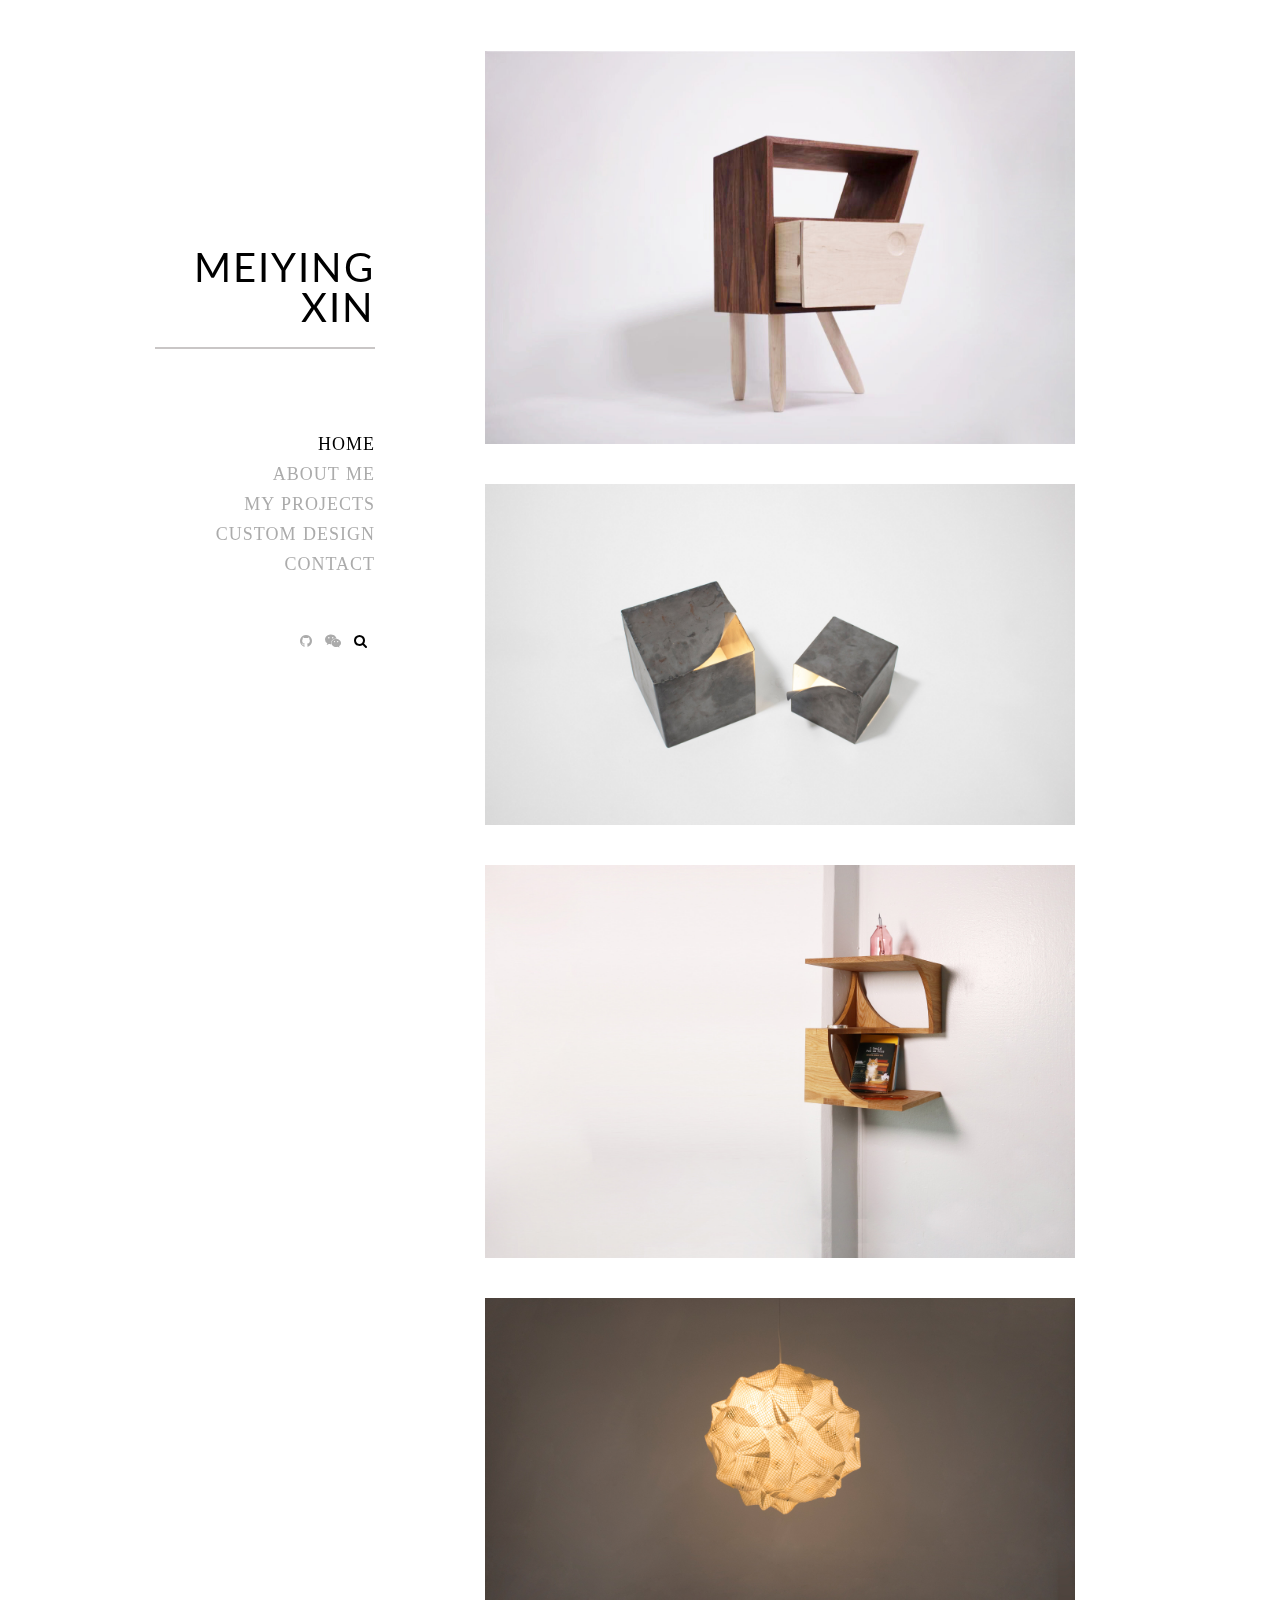
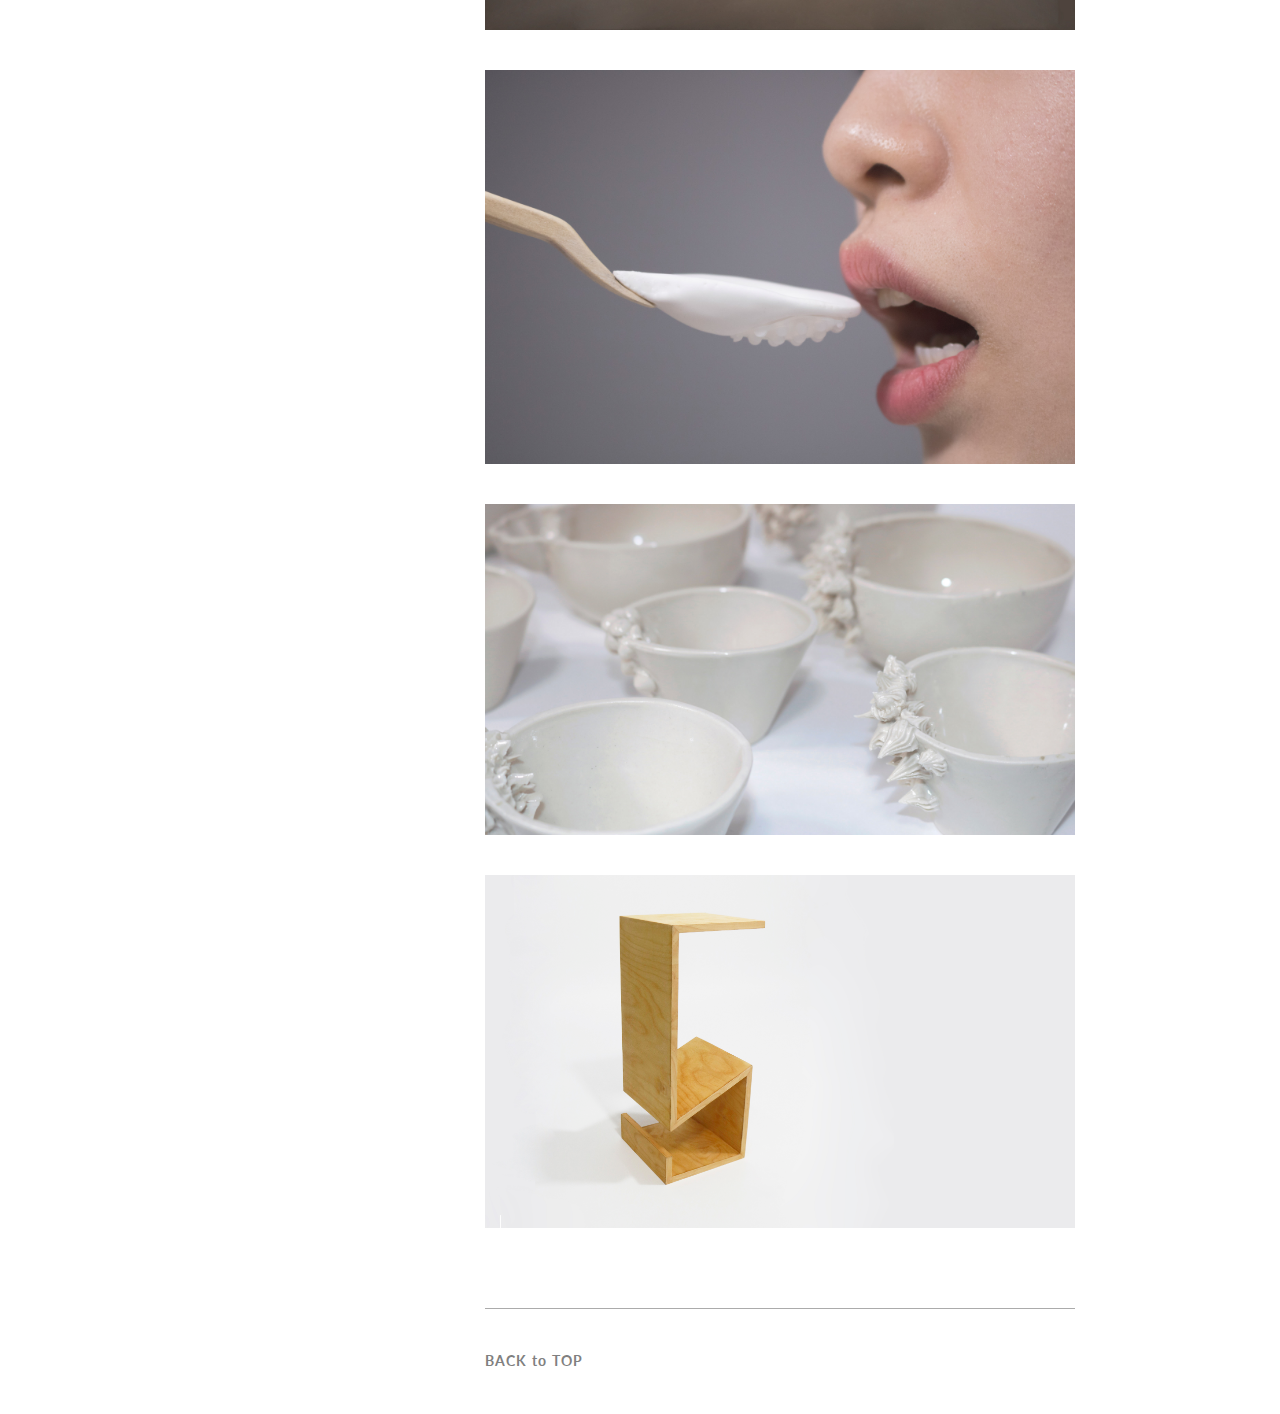
<file: index.html>
<!DOCTYPE html>
<html lang="en">

	<head>
		<meta charset="UTF-8">
		<title>Meiying and her works</title>
		<meta name="viewport" content="width=device-width, initial-scale=1">
		<meta name="format-detection" content="telephone=no">
		<meta name="apple-mobile-web-app-capable" content="yes">
	
		<link rel='stylesheet' href='//fonts.googleapis.com/css?family=Montserrat:400,600,700%7CLato:400,700' type='text/css' media='all' />
	
		<link rel="stylesheet" type="text/css" href="css/libs/font-awesome.min.css">
		<link rel="stylesheet" type="text/css" href="css/libs/bootstrap.min.css">
		<link rel="stylesheet" type="text/css" href="css/libs/justifiedGallery.min.css">
		<link rel="stylesheet" type="text/css" href="css/libs/magnific-popup.css">
		<link rel="stylesheet" type="text/css" href="css/styles.css">
	</head>
<body class="home">

	<!-- Wrapper Site -->
	<div id="main-content">

		<!-- Preload -->
		<div id="preload">
			<div class="kd-bounce">
				<div></div>
				<div></div>
			</div>
		</div>
		<!-- Preload -->

		<!-- Mobile Menu -->
		<div class="mobile">
			<div class="container">
				<!-- Mobile -->
				<div class="menu-mobile">
					<span class="item item-1"></span>
					<span class="item item-2"></span>
					<span class="item item-3"></span>
				</div>
				<!-- End Mobile -->

				<!-- Logo -->
				<div class="logo">
					<a href="index.html">Meiying Xin</a>
				</div>
				<!-- End Logo -->
			</div>
		</div>
		<div class="hide-menu"></div>
		<!-- End Mobile Menu -->

		<div class="container">
			<div class="row">

				<div class="col-md-3">
					<div class="header affix">
						<div class="table">
							<div class="table-cell">
								<!-- Logo -->
								<div class="logo">
									<a href="index.html">Meiying Xin</a>
									<hr style="border: 1px solid rgb(201, 198, 198)" />
								</div>
								<!-- End Logo -->

								<!-- Navigation -->
								<div class="main-menu">
									<nav>
										<ul class="menu-list">
											<li class="active menu-item-has-children">
												<a href="index.html">HOME</a>
												
											</li>
											<li>
												<a href="about.html">ABOUT ME</a>
											</li>
											<li>
												<a href="index.html">MY PROJECTS</a>
											</li>
											<li>
												<a href="index 2.html">CUSTOM DESIGN</a>
											</li>
											<li>
												<a href="contact.html">CONTACT</a>
											
											</li>
										</ul>
									</nav>
								</div>
								<!-- End Navigation -->

								<!-- Socials -->
								<div class="socials">
									<a href="contact.html" title="Github">
										<i class="fa fa-github"></i>
									</a>
									<a href="contact.html" title="Wechat">
										<i class="fa fa-wechat"></i>
									</a>
									<a href="#" title="Search this site">
										<i class="fa fa-search"></i>
									</a>
								</div>
								<div class="box-search">
									<div class="table">
										<div class="table-cell">
											<div class="container">
												<form class="search-form" action="#" method="get">
													<input type="search" name="s" class="search-field" placeholder="Type &amp; hit enter" value="" title="Search">
													<div class="kd-close">
													</div>
												</form>
											</div>
										</div>
									</div>
								</div>
								<!-- End Socials -->
							

								

							</div>
						</div>
					</div>
				</div>

				<div class="col-md-9 col-md-offset-3">
					<div class="projects">
						<div class="project-item">
							<a href="single-project.html">
								<img src="images/7.jpg" alt="">
							</a>
							<h2 class="title">
								<a href="single-project.html">Details</a>
							</h2>
						</div>

						<div class="project-item">
							<a href="single-project copy1.html">
								<img src="images/1.jpg" alt="">
							</a>
							<h2 class="title">
								<a href="single-project copy1.html">Details</a>
							</h2>
						</div>

						<div class="project-item">
							<a href="single-project copy2.html">
								<img src="images/10.jpg" alt="">
							</a>
							<h2 class="title">
								<a href="single-project copy2.html">Details</a>
							</h2>
						</div>

						<div class="project-item">
							<a href="single-project copy3.html">
								<img src="images/3.jpg" alt="">
							</a>
							<h2 class="title">
								<a href="single-project copy3.html">Details</a>
							</h2>
						</div>

						<div class="project-item">
							<a href="single-project copy4.html">
								<img src="images/dining in the dark/4.jpg" alt="">
							</a>
							<h2 class="title">
								<a href="single-project copy4.html">Details</a>
							</h2>
						</div>

						<div class="project-item">
							<a href="single-project copy5.html">
								<img src="images/use other sides/4.jpg" alt="">
							</a>
							<h2 class="title">
								<a href="single-project copy5.html">Details</a>
							</h2>
						</div>

						<div class="project-item">
							<a href="single-project copy6.html">
								<img src="images/zigzag sidetable/9.jpg" alt="">
							</a>
							<h2 class="title">
								<a href="single-project copy6.html">Details</a>
							</h2>
						</div>

						
					</div>
				</div>
			</div>
		</div>
	</div>
	<!-- End Wrapper Site -->

	<!-- Footer -->
	<footer id="footer" class="footer">
		<div class="container">
			<div class="row">
				<div class="col-md-9 col-md-offset-3">
					<div class="footer-inner">
						<div class="row">
							
							<div class="col-sm-6">
								<a href="index.html" h2 class="title" style="color:grey;">BACK to TOP</h2>
							</div>
						</div>
					</div>
				</div>
			</div>
		</div>
	</footer>
	<!-- End Footer -->

	<!-- Scripts -->
	<script src="js/libs/jquery-1.12.4.min.js"></script>
	<script src="js/libs/jquery.justifiedGallery.min.js"></script>
	<script src="js/libs/jquery.magnific-popup.js"></script>
	<script src="js/scripts.js"></script>
	<!-- End Scripts -->

</body>
</html>
</file>
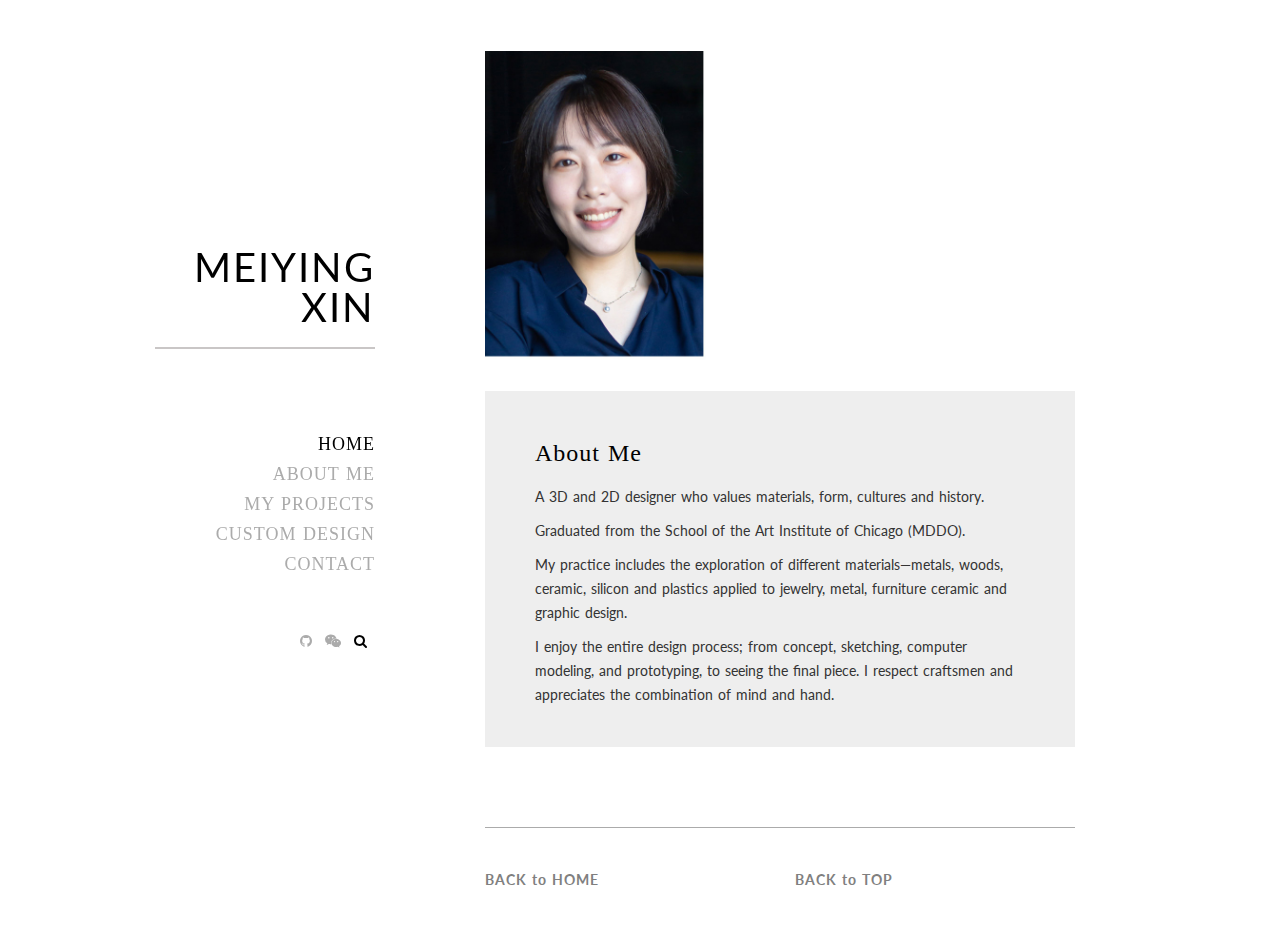
<file: about.html>
<!DOCTYPE html>
<html lang="en">

<head>
	<meta charset="UTF-8">
	<title>About Me - Meiying</title>
	<meta name="viewport" content="width=device-width, initial-scale=1">
	<meta name="format-detection" content="telephone=no">
	<meta name="apple-mobile-web-app-capable" content="yes">

	<link rel='stylesheet' href='//fonts.googleapis.com/css?family=Montserrat:400,600,700%7CLato:400,700' type='text/css' media='all' />

	<link rel="stylesheet" type="text/css" href="css/libs/font-awesome.min.css">
	<link rel="stylesheet" type="text/css" href="css/libs/bootstrap.min.css">
	<link rel="stylesheet" type="text/css" href="css/libs/justifiedGallery.min.css">
	<link rel="stylesheet" type="text/css" href="css/libs/magnific-popup.css">
	<link rel="stylesheet" type="text/css" href="css/styles.css">
</head>

<body class="home">

	<!-- Wrapper Site -->
	<div id="main-content">

		<!-- Preload -->
		<div id="preload">
			<div class="kd-bounce">
				<div></div>
				<div></div>
			</div>
		</div>
		<!-- Preload -->

		<!-- Mobile Menu -->
		<div class="mobile">
			<div class="container">
				<!-- Mobile -->
				<div class="menu-mobile">
					<span class="item item-1"></span>
					<span class="item item-2"></span>
					<span class="item item-3"></span>
				</div>
				<!-- End Mobile -->

				<!-- Logo -->
				<div class="logo">
					<a href="index.html">Meiying Xin</a>
				</div>
				<!-- End Logo -->
			</div>
		</div>
		<div class="hide-menu"></div>
		<!-- End Mobile Menu -->

		<div class="container">
			<div class="row">

				<div class="col-md-3">
					<div class="header affix">
						<div class="table">
							<div class="table-cell">
								<!-- Logo -->
								<div class="logo">
									<a href="index.html">Meiying Xin</a>
									<hr style="border: 1px solid rgb(201, 198, 198)" />
								</div>
								<!-- End Logo -->

								
								<!-- Navigation -->
								<div class="main-menu">
									<nav>
										<ul class="menu-list">
											<li class="active menu-item-has-children">
												<a href="index.html">HOME</a>
												
											</li>
											<li>
												<a href="about.html">ABOUT ME</a>
											</li>
											<li>
												<a href="index.html">MY PROJECTS</a>
											</li>
											<li>
												<a href="index 2.html">CUSTOM DESIGN</a>
											</li>
											<li>
												<a href="contact.html">CONTACT</a>
											
											</li>
										</ul>
									</nav>
								</div>
								<!-- End Navigation -->

								<!-- Socials -->
								<div class="socials">
									<a href="contact.html" title="Github">
										<i class="fa fa-github"></i>
									</a>
									<a href="contact.html" title="Wechat">
										<i class="fa fa-wechat"></i>
									</a>
									<a href="#" title="Search this site">
										<i class="fa fa-search"></i>
									</a>
								</div>
								<div class="box-search">
									<div class="table">
										<div class="table-cell">
											<div class="container">
												<form class="search-form" action="#" method="get">
													<input type="search" name="s" class="search-field" placeholder="Type &amp; hit enter" value="" title="Search">
													<div class="kd-close">
													</div>
												</form>
											</div>
										</div>
									</div>
								</div>
								<!-- End Socials -->

								

							</div>
						</div>
					</div>
				</div>

				<div class="col-md-9 col-md-offset-3">
					<div class="projects">

						<article class="post">
							<div class="post-media">
								<a href="single.html">
									<img src="images/Meiying4.jpg" alt="About">
								</a>
							</div>
							<div class="post-content">
								<h2 class="title">About Me</h2>

								<!-- The Content -->
								<div class="the-content">
									<p>
										A 3D and 2D designer who values materials, form, cultures and history.
									</p>
								    </p>
								       Graduated from the School of the Art Institute of Chicago (MDDO).
							        <p>
									<p>
										My practice includes the exploration of different materials—metals, woods, ceramic, silicon and plastics applied to jewelry, metal, furniture ceramic and graphic design.	
									<p>
										I enjoy the entire design process; from concept, sketching, computer modeling, and prototyping, to seeing the final piece. I respect craftsmen and appreciates the combination of mind and hand.
								    </p>
									
									
								</div>
								<!-- End The Content -->

							</div>

						</article>

					</div>
				</div>
			</div>
		</div>
	</div>
	<!-- End Wrapper Site -->

	<!-- Footer -->
	<footer id="footer" class="footer">
		<div class="container">
			<div class="row">
				<div class="col-md-9 col-md-offset-3">
					<div class="footer-inner">
						<div class="row">
							<div class="col-sm-6">
								<a href="index.html" h2 class="title" style="color:grey;">BACK to HOME</h2>
							</div>
							<div class="col-sm-6">
								<a href="about.html" h2 class="title" style="color:grey;">BACK to TOP</h2>
							</div>
						</div>
					</div>
				</div>
			</div>
		</div>
	</footer>
	<!-- End Footer -->

	<!-- Scripts -->
	<script src="js/libs/jquery-1.12.4.min.js"></script>
	<script src="js/libs/jquery.justifiedGallery.min.js"></script>
	<script src="js/libs/jquery.magnific-popup.js"></script>
	<script src="js/scripts.js"></script>
	<!-- End Scripts -->

</body>
</html>
</file>
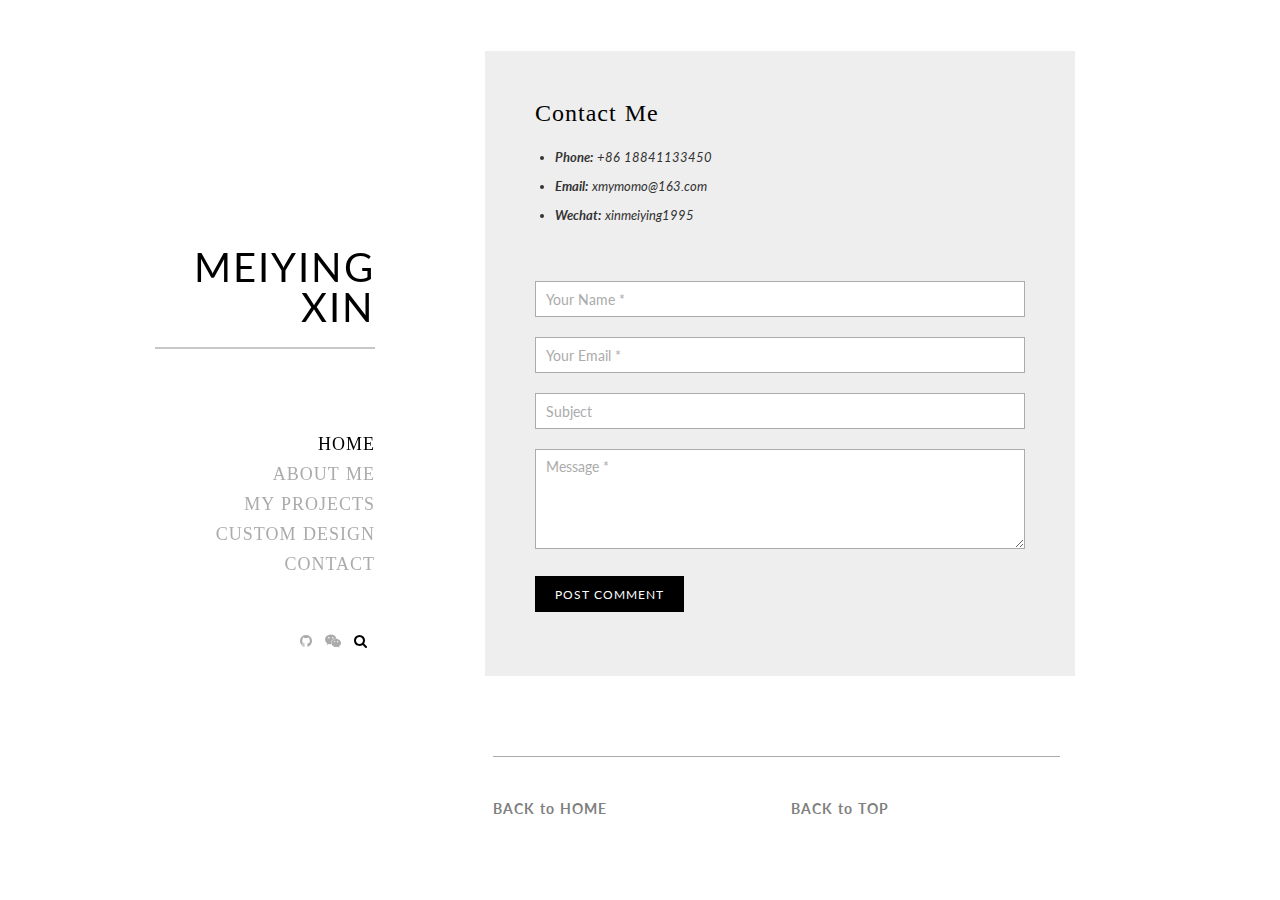
<file: contact.html>
<!DOCTYPE html>
<html lang="en">

<head>
	<meta charset="UTF-8">
	<title>Contact Me - Meiying</title>
	<meta name="viewport" content="width=device-width, initial-scale=1">
	<meta name="format-detection" content="telephone=no">
	<meta name="apple-mobile-web-app-capable" content="yes">

	<link rel='stylesheet' href='//fonts.googleapis.com/css?family=Montserrat:400,600,700%7CLato:400,700' type='text/css' media='all' />

	<link rel="stylesheet" type="text/css" href="css/libs/font-awesome.min.css">
	<link rel="stylesheet" type="text/css" href="css/libs/bootstrap.min.css">
	<link rel="stylesheet" type="text/css" href="css/libs/justifiedGallery.min.css">
	<link rel="stylesheet" type="text/css" href="css/libs/magnific-popup.css">
	<link rel="stylesheet" type="text/css" href="css/styles.css">
</head>

<body class="home">

	<!-- Wrapper Site -->
	<div id="main-content">

		<!-- Preload -->
		<div id="preload">
			<div class="kd-bounce">
				<div></div>
				<div></div>
			</div>
		</div>
		<!-- Preload -->

		<!-- Mobile Menu -->
		<div class="mobile">
			<div class="container">
				<!-- Mobile -->
				<div class="menu-mobile">
					<span class="item item-1"></span>
					<span class="item item-2"></span>
					<span class="item item-3"></span>
				</div>
				<!-- End Mobile -->

				<!-- Logo -->
				<div class="logo">
					<a href="index.html">Meiying Xin</a>
				</div>
				<!-- End Logo -->
			</div>
		</div>
		<div class="hide-menu"></div>
		<!-- End Mobile Menu -->

		<div class="container">
			<div class="row">

				<div class="col-md-3">
					<div class="header affix">
						<div class="table">
							<div class="table-cell">
								<!-- Logo -->
								<div class="logo">
									<a href="index.html">Meiying Xin</a>
									<hr style="border: 1px solid rgb(201, 198, 198)" />
								</div>
								<!-- End Logo -->

								<!-- Navigation -->
								<div class="main-menu">
									<nav>
										<ul class="menu-list">
											<li class="active menu-item-has-children">
												<a href="index.html">HOME</a>
												
											</li>
											<li>
												<a href="about.html">ABOUT ME</a>
											</li>
											<li>
												<a href="index.html">MY PROJECTS</a>
											</li>
											<li>
												<a href="index 2.html">CUSTOM DESIGN</a>
											</li>
											<li>
												<a href="contact.html">CONTACT</a>
											
											</li>
										</ul>
									</nav>
								</div>
								<!-- End Navigation -->

								<!-- Socials -->
								<div class="socials">
									<a href="contact.html" title="Github">
										<i class="fa fa-github"></i>
									</a>
									<a href="contact.html" title="Wechat">
										<i class="fa fa-wechat"></i>
									</a>
									<a href="#" title="Search this site">
										<i class="fa fa-search"></i>
									</a>
								</div>
								<div class="box-search">
									<div class="table">
										<div class="table-cell">
											<div class="container">
												<form class="search-form" action="#" method="get">
													<input type="search" name="s" class="search-field" placeholder="Type &amp; hit enter" value="" title="Search">
													<div class="kd-close">
													</div>
												</form>
											</div>
										</div>
									</div>
								</div>
								<!-- End Socials -->

								

							</div>
						</div>
					</div>
				</div>

				<div class="col-md-9 col-md-offset-3">
					<div class="projects">

						<article class="post">
							<div class="post-media">
								<a href="single.html">
									
								</a>
							
							</div>
							<div class="post-content">
								<h2 class="title">Contact Me</h2>

								<!-- The Content -->
								<div class="the-content">
									
									<ul>
										<li>
											<strong>Phone:</strong> +86 18841133450
										</li>
										<li>
											<strong>Email:</strong> xmymomo@163.com
										</li>
										<li>
											<strong>Wechat:</strong> xinmeiying1995
										</li>
									</ul>
									<p>&nbsp;</p>

									<form action="#" method="post" class="comment-form contact">
										<div class="contact-item form-name">
											<input name="author" value="" type="text" placeholder="Your Name *">
										</div>
										<div class="contact-item form-email">
											<input name="email" value="" type="text" placeholder="Your Email *">
										</div>
										<div class="contact-item form-url">
											<input id="url" name="url" value="" type="text" placeholder="Subject">
										</div>
										<div class="contact-item field-full form-message">
											<textarea name="comment" placeholder="Message *"></textarea>
										</div>
										<div class="contact-item form-submit">
											<input name="submit" type="submit" id="submit" class="submit" value="POST Comment">
										</div>
									</form>
									<p>&nbsp;</p>

									
								</div>
								<!-- End The Content -->

							</div>

						</article>

					</div>
				</div>
			</div>
		</div>
	</div>
	<!-- End Wrapper Site -->

	<!-- Footer -->
	<footer id="footer" class="footer"></footer>
		<div class="container">
			<div class="row"></div>
				<div class="col-md-9 col-md-offset-3">
					<div class="footer-inner">
						<div class="row">
							<div class="col-sm-6">
								<a href="index.html" h2 class="title" style="color:grey;">BACK to HOME</h2>
							</div>
							<div class="col-sm-6">
								<a href="contact.html" h2 class="title" style="color:grey;">BACK to TOP</h2>
							</div>
							
						</div>
					</div>
				</div>
			</div>
		</div>
	</footer>
	<!-- End Footer -->

	<!-- Scripts -->
	<script src="js/libs/jquery-1.12.4.min.js"></script>
	<script src="js/libs/jquery.justifiedGallery.min.js"></script>
	<script src="js/libs/jquery.magnific-popup.js"></script>
	<script src="js/scripts.js"></script>
	<!-- End Scripts -->

</body>
</html>
</file>
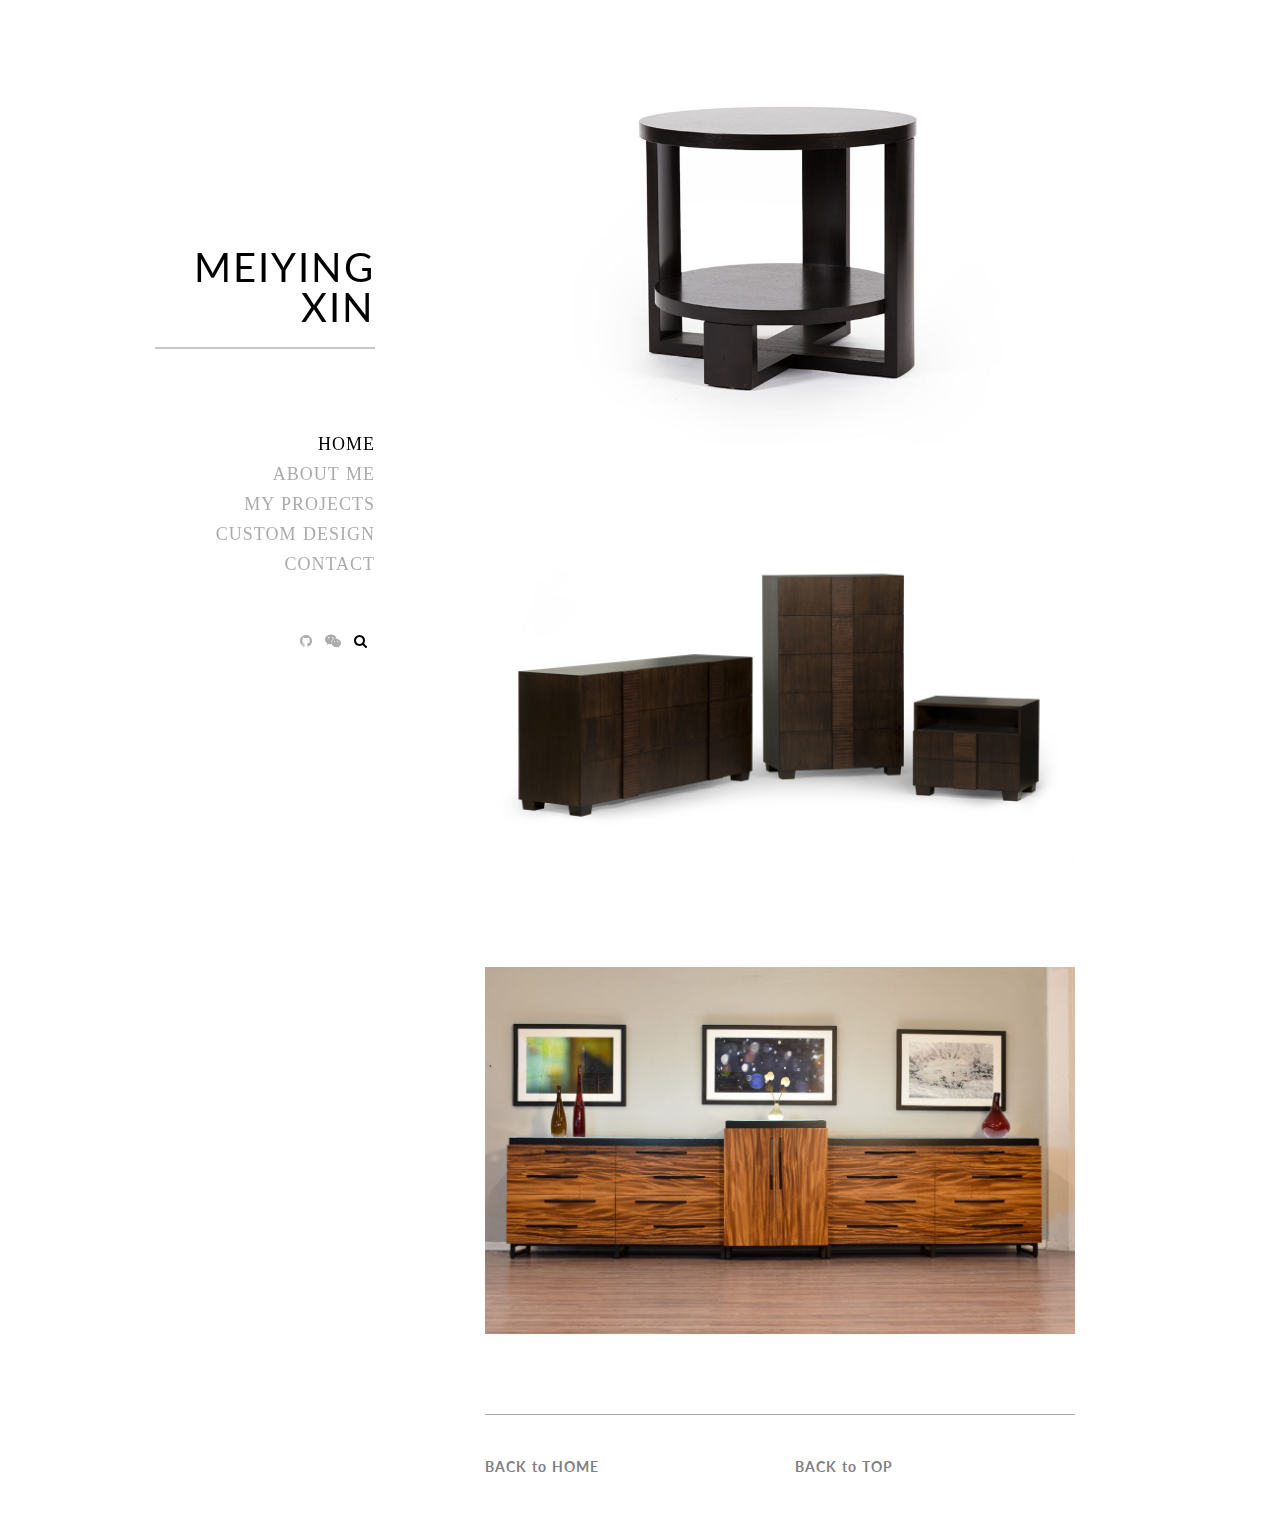
<file: index 2.html>
<!DOCTYPE html>
<html lang="en">

<head>
	<meta charset="UTF-8">
	<title>Meiying and Her works</title>
	<meta name="viewport" content="width=device-width, initial-scale=1">
	<meta name="format-detection" content="telephone=no">
	<meta name="apple-mobile-web-app-capable" content="yes">

	<link rel='stylesheet' href='//fonts.googleapis.com/css?family=Montserrat:400,600,700%7CLato:400,700' type='text/css' media='all' />

	<link rel="stylesheet" type="text/css" href="css/libs/font-awesome.min.css">
	<link rel="stylesheet" type="text/css" href="css/libs/bootstrap.min.css">
	<link rel="stylesheet" type="text/css" href="css/libs/justifiedGallery.min.css">		
	<link rel="stylesheet" type="text/css" href="css/libs/magnific-popup.css">
	<link rel="stylesheet" type="text/css" href="css/styles.css">
</head>

<body class="home">

	<!-- Wrapper Site -->
	<div id="main-content">

		<!-- Preload -->
		<div id="preload">
			<div class="kd-bounce">
				<div></div>
				<div></div>
			</div>
		</div>
		<!-- Preload -->

		<!-- Mobile Menu -->
		<div class="mobile">
			<div class="container">
				<!-- Mobile -->
				<div class="menu-mobile">
					<span class="item item-1"></span>
					<span class="item item-2"></span>
					<span class="item item-3"></span>
				</div>
				<!-- End Mobile -->

				<!-- Logo -->
				<div class="logo">
					<a href="index.html">Meiying Xin</a>
				</div>
				<!-- End Logo -->
			</div>
		</div>
		<div class="hide-menu"></div>
		<!-- End Mobile Menu -->

		<div class="container">
			<div class="row">

				<div class="col-md-3">
					<div class="header affix">
						<div class="table">
							<div class="table-cell">
								<!-- Logo -->
								<div class="logo">
									<a href="index.html">Meiying Xin</a>
									<hr style="border: 1px solid rgb(201, 198, 198)" />
								</div>
								<!-- End Logo -->

								<!-- Navigation -->
								<div class="main-menu">
									<nav>
										<ul class="menu-list">
											<li class="active menu-item-has-children">
												<a href="index.html">HOME</a>
												
											</li>
											<li>
												<a href="about.html">ABOUT ME</a>
											</li>
											<li>
												<a href="index.html">MY PROJECTS</a>
											</li>
											<li>
												<a href="index 2.html">CUSTOM DESIGN</a>
											</li>
											<li>
												<a href="contact.html">CONTACT</a>
											
											</li>
										</ul>
									</nav>
								</div>
								<!-- End Navigation -->

								<!-- Socials -->
								<div class="socials">
									<a href="contact.html" title="Github">
										<i class="fa fa-github"></i>
									</a>
									<a href="contact.html" title="Wechat">
										<i class="fa fa-wechat"></i>
									</a>
									<a href="#" title="Search this site">
										<i class="fa fa-search"></i>
									</a>
								</div>
								<div class="box-search">
									<div class="table">
										<div class="table-cell">
											<div class="container">
												<form class="search-form" action="#" method="get">
													<input type="search" name="s" class="search-field" placeholder="Type &amp; hit enter" value="" title="Search">
													<div class="kd-close">
													</div>
												</form>
											</div>
										</div>
									</div>
								</div>
								<!-- End Socials -->
							

								

							</div>
						</div>
					</div>
				</div>

				<div class="col-md-9 col-md-offset-3">
					<div class="projects">
						<div class="project-item">
							<a href="single-project copy7.html">
								<img src="images/eden end table/2.jpg" alt="">
							</a>
							<h2 class="title">
								<a href="single-project copy7.html">Details</a>
							</h2>
						</div>
						<div class="project-item">
							<a href="single-project copy8.html">
								<img src="images/gallo night stand&dresser/5.jpg" alt="">
							</a>
							<h2 class="title">
								<a href="single-project copy8.html">Details</a>
							</h2>
						</div>
						<div class="project-item">
							<a href="single-project copy9.html">
								<img src="images/grover media unit/DSC_0697_copy_900_x_900.jpg" alt="">
							</a>
							<h2 class="title">
								<a href="single-project copy9.html">Details</a>
							</h2>
						</div>

						
					</div>
				</div>
			</div>
		</div>
	</div>
	<!-- End Wrapper Site -->

	<!-- Footer -->
	<footer id="footer" class="footer">
		<div class="container">
			<div class="row">
				<div class="col-md-9 col-md-offset-3">
					<div class="footer-inner">
						<div class="row">
							<div class="col-sm-6">
								<a href="index.html" h2 class="title" style="color:grey;">BACK to HOME</h2>
							</div>
							<div class="col-sm-6">
								<a href="index 2.html" h2 class="title" style="color:grey;">BACK to TOP</h2>
							</div>
						</div>
					</div>
				</div>
			</div>
		</div>
	</footer>
	<!-- End Footer -->

	<!-- Scripts -->
	<script src="js/libs/jquery-1.12.4.min.js"></script>
	<script src="js/libs/jquery.justifiedGallery.min.js"></script>
	<script src="js/libs/jquery.magnific-popup.js"></script>
	<script src="js/scripts.js"></script>
	<!-- End Scripts -->

</body>
</html>
</file>
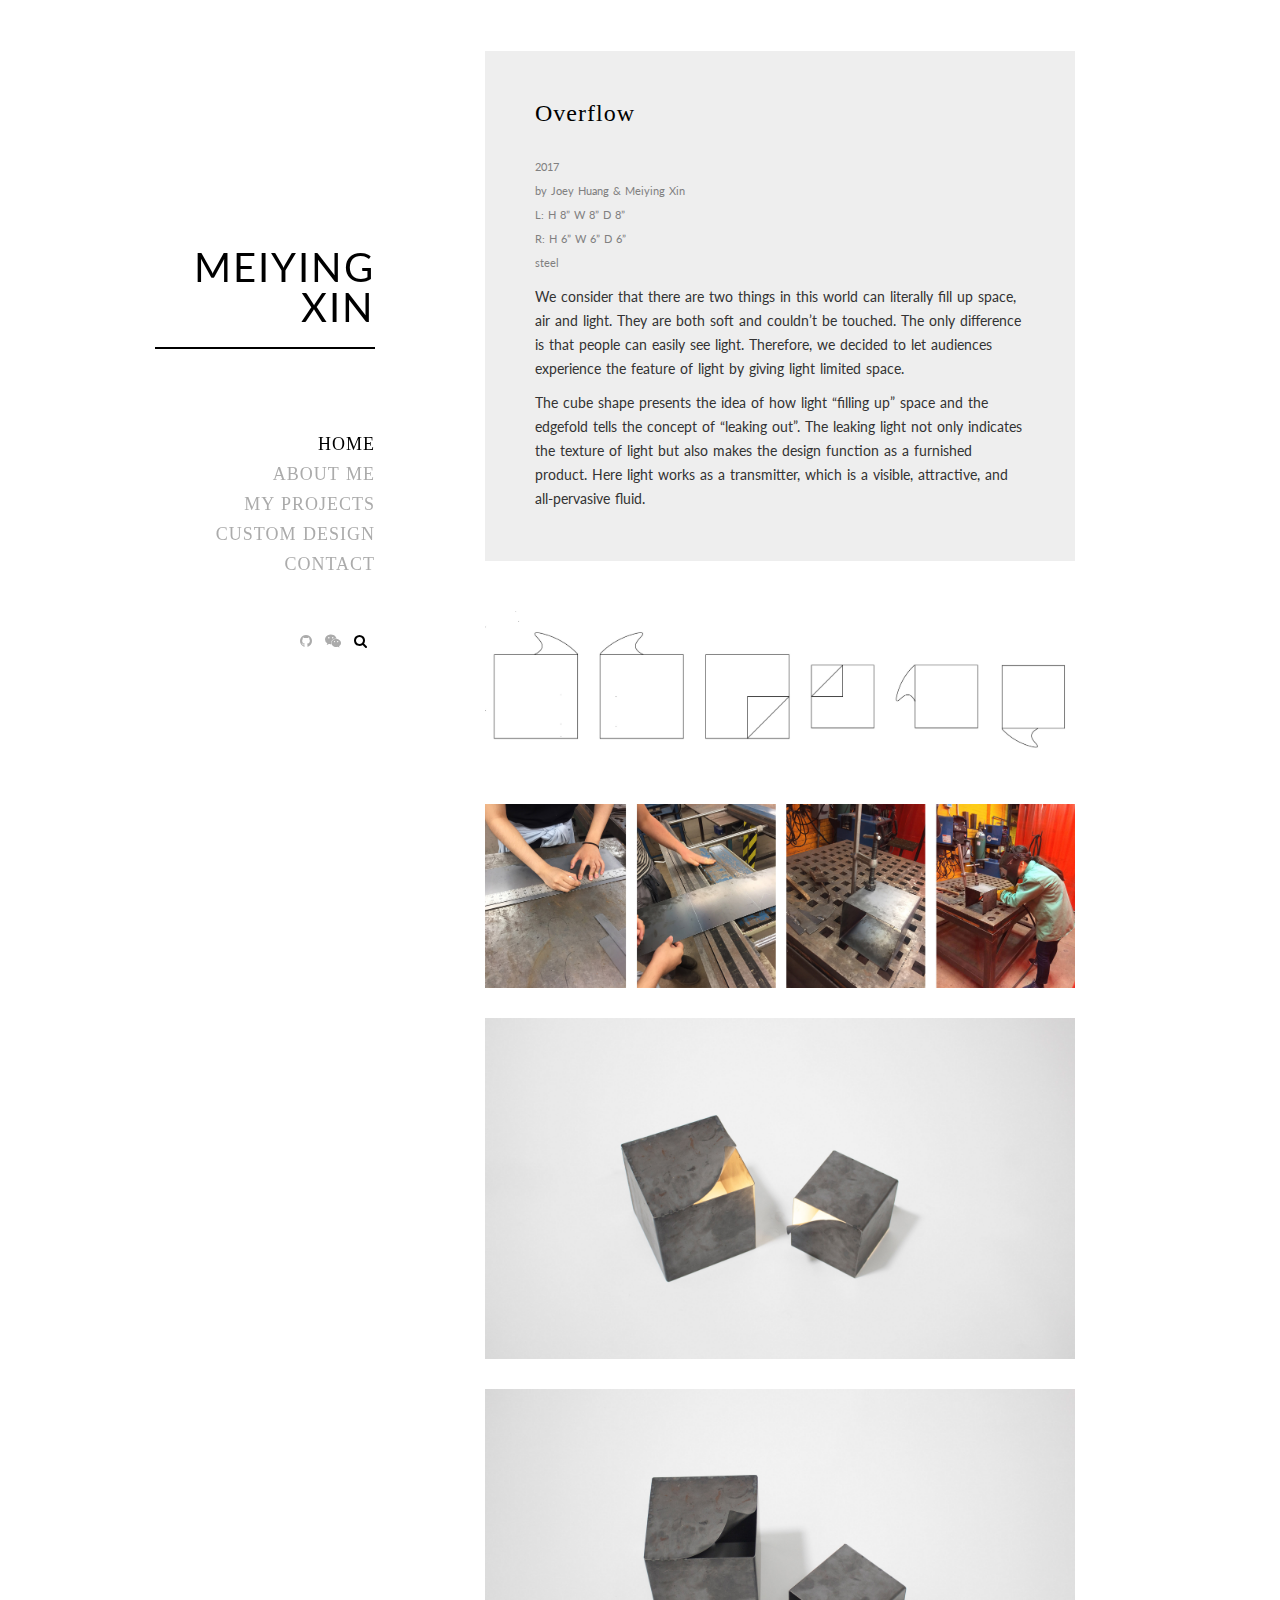
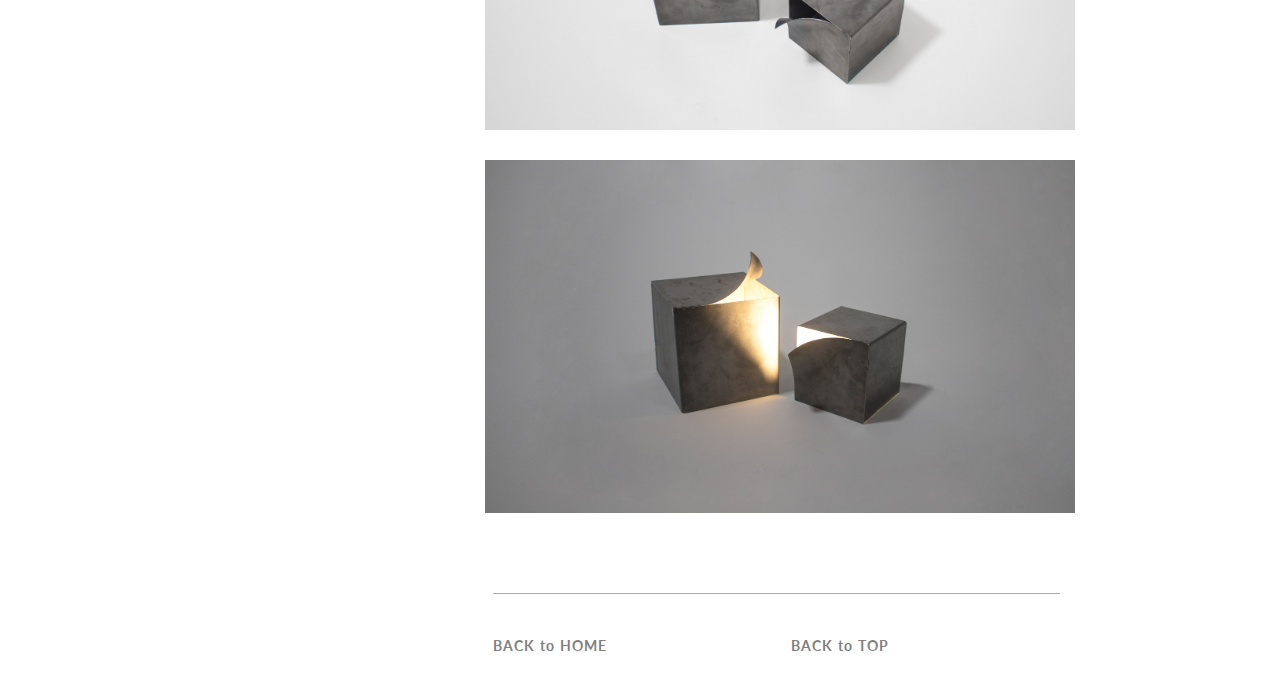
<file: single-project copy1.html>
<!DOCTYPE html>
<html lang="en">

<head>
	<meta charset="UTF-8">
	<title>Meiying and her works</title>
	<meta name="viewport" content="width=device-width, initial-scale=1">
	<meta name="format-detection" content="telephone=no">
	<meta name="apple-mobile-web-app-capable" content="yes">

	<link rel='stylesheet' href='//fonts.googleapis.com/css?family=Montserrat:400,600,700%7CLato:400,700' type='text/css' media='all' />

	<link rel="stylesheet" type="text/css" href="css/libs/font-awesome.min.css">
	<link rel="stylesheet" type="text/css" href="css/libs/bootstrap.min.css">
	<link rel="stylesheet" type="text/css" href="css/libs/justifiedGallery.min.css">
	<link rel="stylesheet" type="text/css" href="css/libs/magnific-popup.css">
	<link rel="stylesheet" type="text/css" href="css/styles.css">
</head>

<body class="home">

	<!-- Wrapper Site -->
	<div id="main-content">

		<!-- Preload -->
		<div id="preload">
			<div class="kd-bounce">
				<div></div>
				<div></div>
			</div>
		</div>
		<!-- Preload -->

		<!-- Mobile Menu -->
		<div class="mobile">
			<div class="container">
				<!-- Mobile -->
				<div class="menu-mobile">
					<span class="item item-1"></span>
					<span class="item item-2"></span>
					<span class="item item-3"></span>
				</div>
				<!-- End Mobile -->

				<!-- Logo -->
				<div class="logo">
					<a href="index.html">MEIYING XIN</a>
				</div>
				<!-- End Logo -->
			</div>
		</div>
		<div class="hide-menu"></div>
		<!-- End Mobile Menu -->

		<div class="container">
			<div class="row">

				<div class="col-md-3">
					<div class="header affix">
						<div class="table">
							<div class="table-cell">
								<!-- Logo -->
								<div class="logo">
									<a href="index.html">MEIYING XIN</a>
									<hr style="border: 0.1px solid black" />
								</div>
								<!-- End Logo -->

								<!-- Navigation -->
								<div class="main-menu">
									<nav>
										<ul class="menu-list">
											<li class="active menu-item-has-children">
												<a href="index.html">HOME</a>
												
											</li>
											<li>
												<a href="abou.html">ABOUT ME</a>
											</li>
											<li>
												<a href="index.html">MY PROJECTS</a>
											</li>
											<li>
												<a href="index 2.html">CUSTOM DESIGN</a>
											</li>
											<li>
												<a href="contact.html">CONTACT</a>
											
											</li>
										</ul>
									</nav>
								</div>
								<!-- End Navigation -->

								<!-- Socials -->
								<div class="socials">
									<a href="contact.html" title="Github">
										<i class="fa fa-github"></i>
									</a>
									<a href="contact.html" title="Wechat">
										<i class="fa fa-wechat"></i>
									</a>
									
									<a href="#" title="Search this site">
										<i class="fa fa-search"></i>
									</a>
								</div>
								<div class="box-search">
									<div class="table">
										<div class="table-cell">
											<div class="container">
												<form class="search-form" action="#" method="get">
													<input type="search" name="s" class="search-field" placeholder="Type &amp; hit enter" value="" title="Search">
													<div class="kd-close">
													</div>
												</form>
											</div>
										</div>
									</div>
								</div>
								<!-- End Socials -->

								

							</div>
						</div>
					</div>
				</div>

				<div class="col-md-9 col-md-offset-3">
					<div class="projects">
						<div class="project">
							<div class="detail-content">
								<h2 class="title">
									Overflow
								</h2>
								<div class="the-content">
									<p style="color:grey; margin: 0mm; padding: 0mm; font-size:80%;">2017

									</p>
									<p style="color:grey; margin: 0mm; padding: 0mm; font-size:80%;">by Joey Huang & Meiying Xin

									</p>
									<p style="color:grey; margin: 0mm; padding: 0mm; font-size:80%;">L: H 8” W 8” D 8”  

									</p>
									<p style="color:grey; margin: 0mm; padding: 0mm; font-size:80%;">R: H 6” W 6” D 6”

									</p>
									<p style="color:grey;font-size:80%;" >steel
										
									</p>
									<p>We consider that there are two things in this world can literally fill up space,
										air and light. They are both soft and couldn’t be touched. The only difference
										is that people can easily see light. Therefore, we decided to let audiences
										experience the feature of light by giving light limited space.
									</p>
									<p>The cube shape presents the idea of how light “filling up” space and the
										edgefold tells the concept of “leaking out”. The leaking light not only indicates
										the texture of light but also makes the design function as a furnished product.
										Here light works as a transmitter, which is a visible, attractive, and all-pervasive
										fluid.
										</p>
								</div>
							</div>

							<div class="images-project">
								<a href="images/overflow/bb.jpg" class="popup">
									<img src="images/overflow/bb.jpg" alt="">
								</a>
								<a href="images/overflow/2.jpg" class="popup">
									<img src="images/overflow/2.jpg" alt="">
								</a>
								<a href="images/overflow/1.jpg" class="popup">
									<img src="images/overflow/1.jpg" alt="">
								</a>
								<a href="images/overflow/4.jpg" class="popup">
									<img src="images/overflow/4.jpg" alt="">
								</a>
								<a href="images/overflow/3.jpg" class="popup">
									<img src="images/overflow/3.jpg" alt="">
								</a>
								
							</div>

							
						</div>
					</div>
				</div>
			</div>
		</div>
	</div>
	<!-- End Wrapper Site -->

	<!-- Footer -->
	<footer id="footer" class="footer"></footer>
		<div class="container">
			<div class="row"></div>
				<div class="col-md-9 col-md-offset-3">
					<div class="footer-inner">
						<div class="row">
							<div class="col-sm-6">
								<a href="index.html" h2 class="title" style="color:grey;">BACK to HOME</h2>
							</div>
							<div class="col-sm-6">
								<a href="single-project copy1.html" h2 class="title" style="color:grey;">BACK to TOP</h2>
							</div>
						</div>
					</div>
				</div>
			</div>
		</div>
	</footer>
	<!-- End Footer -->

	<!-- Scripts -->
	<script src="js/libs/jquery-1.12.4.min.js"></script>
	<script src="js/libs/jquery.justifiedGallery.min.js"></script>
	<script src="js/libs/jquery.magnific-popup.js"></script>
	<script src="js/scripts.js"></script>
	<!-- End Scripts -->

</body>
</html>
</file>
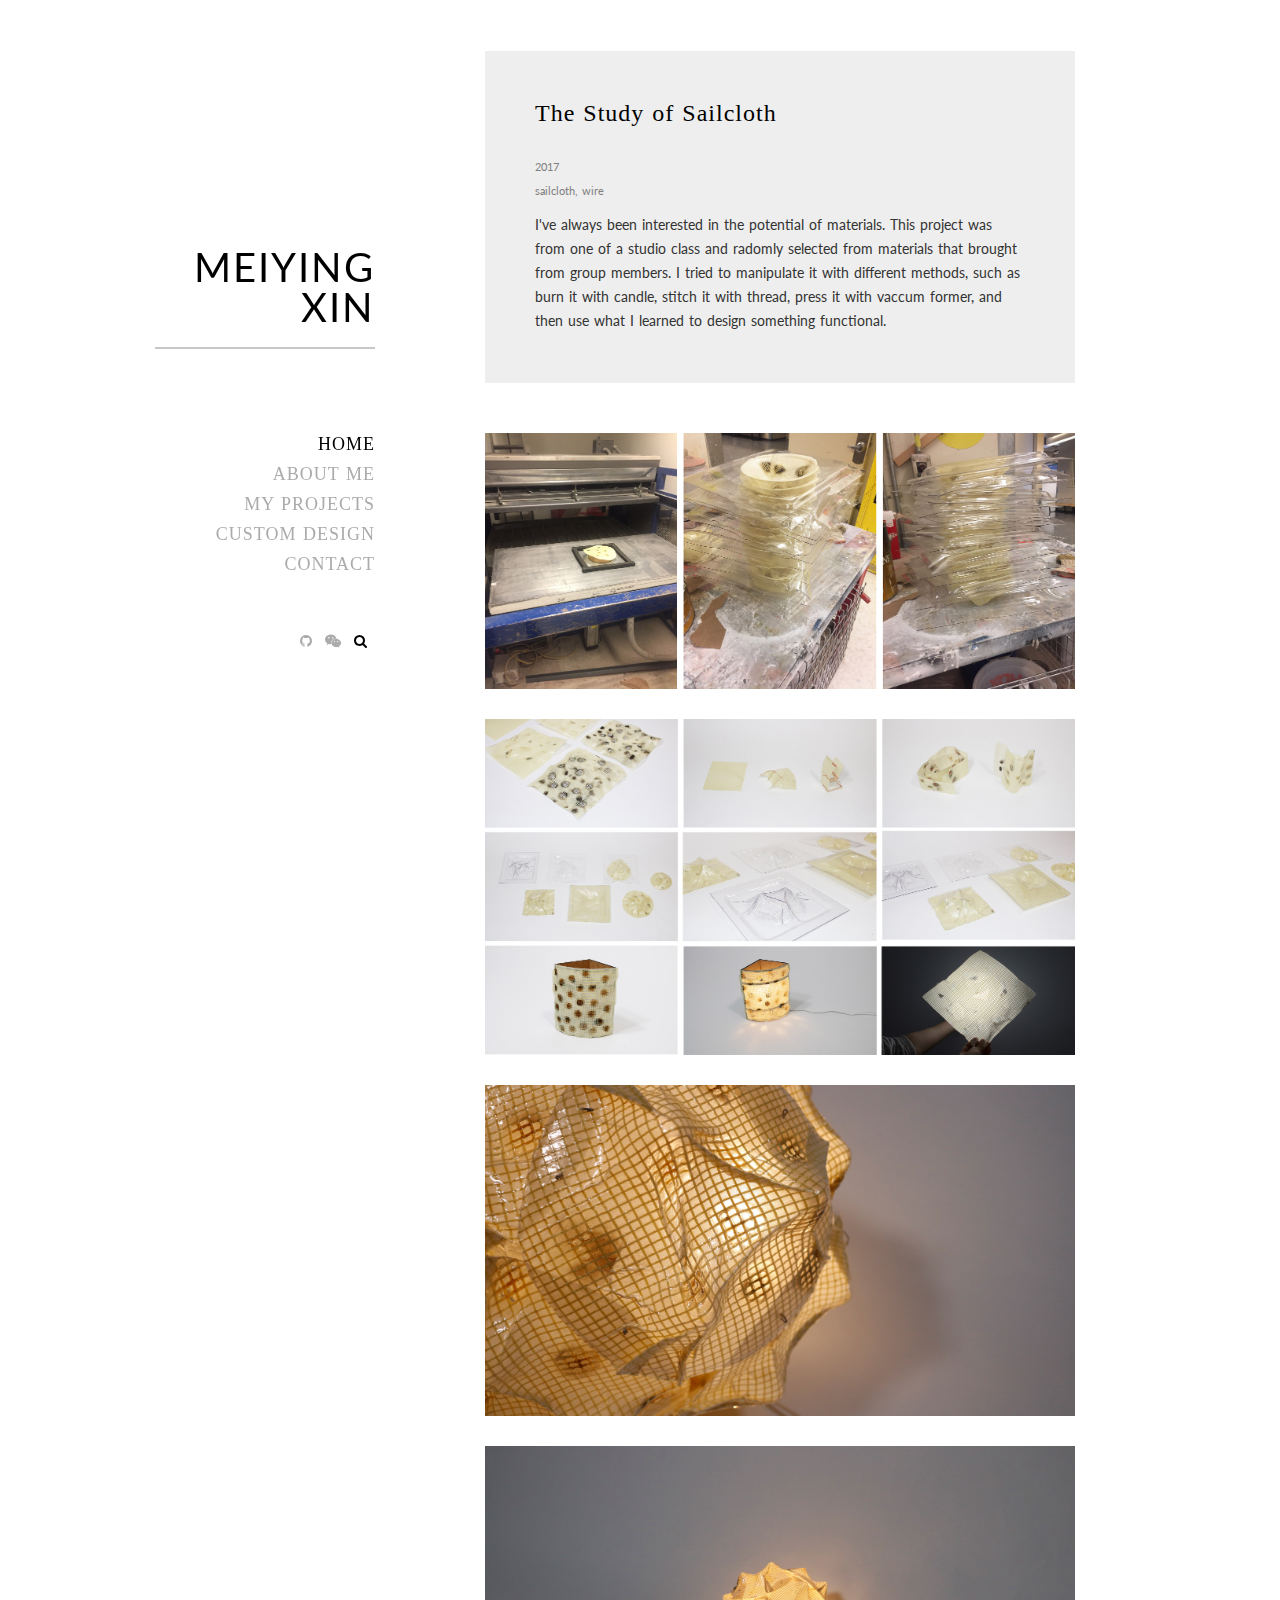
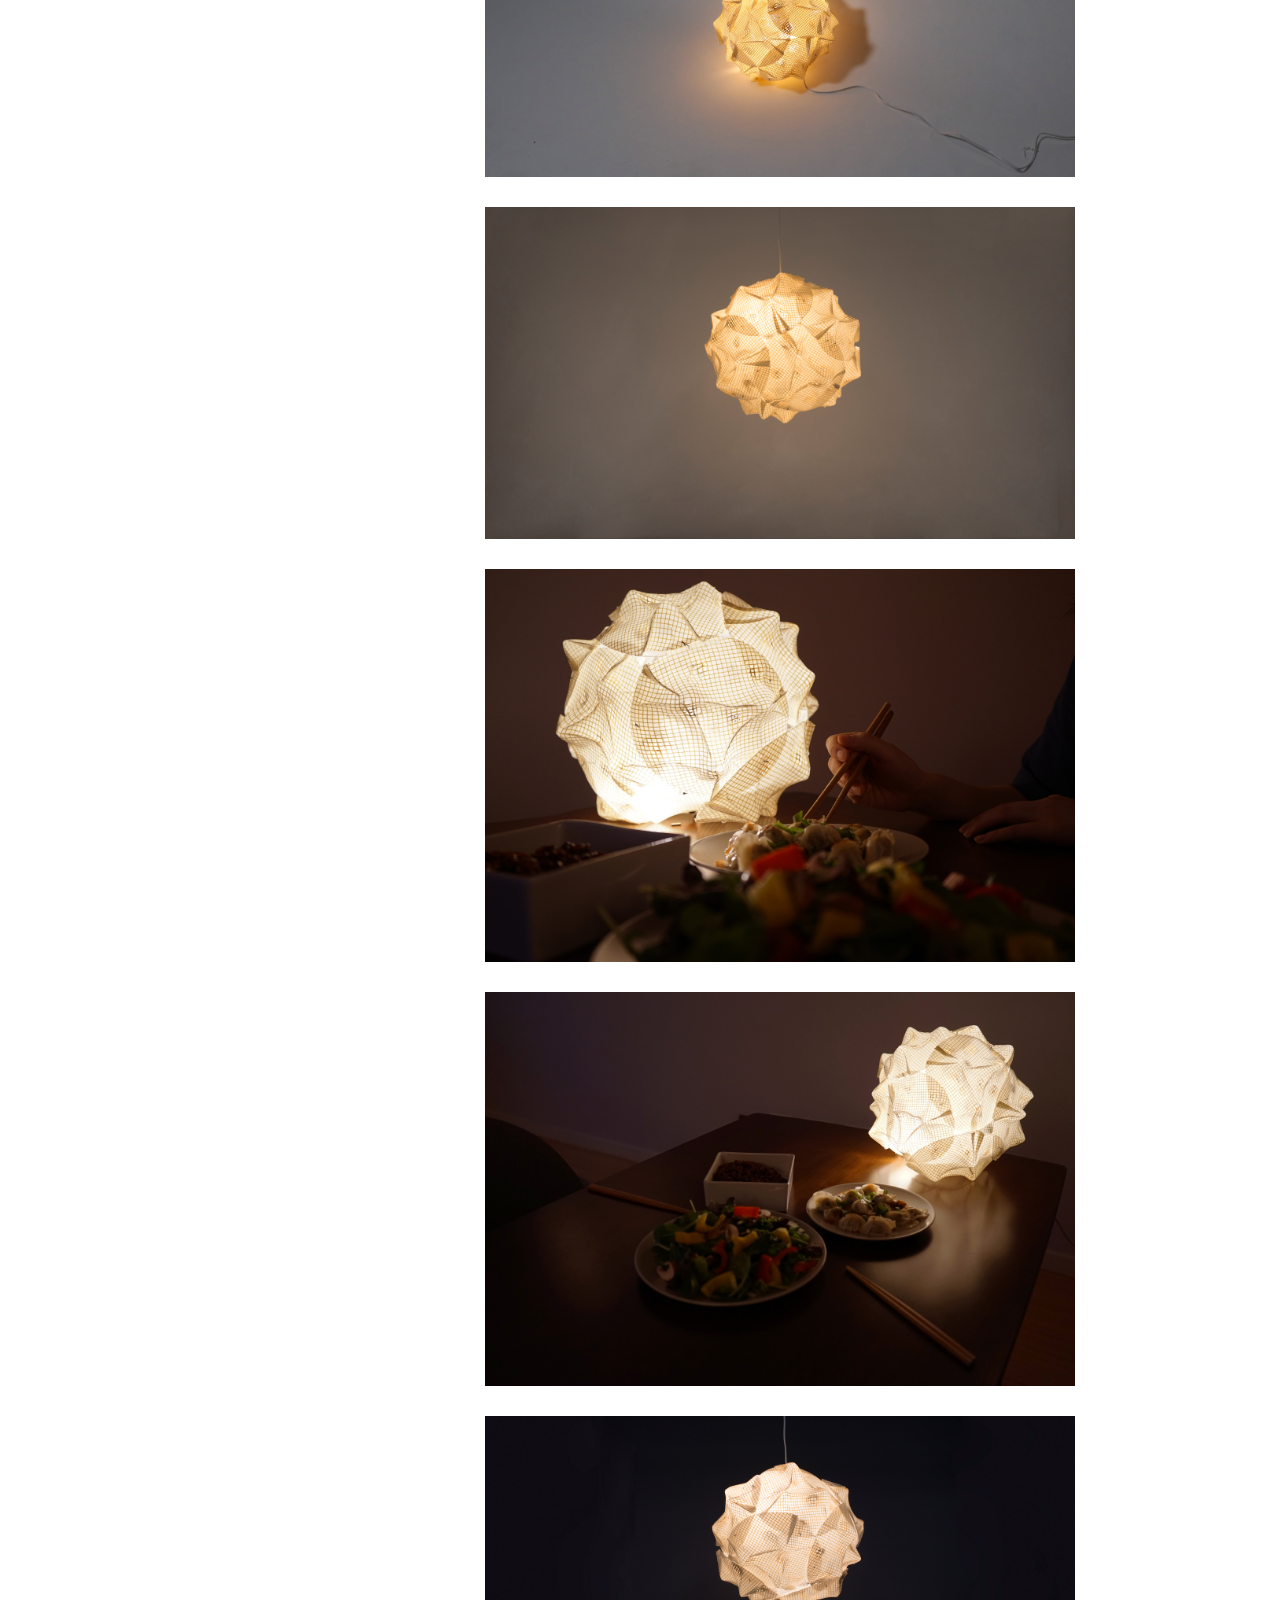
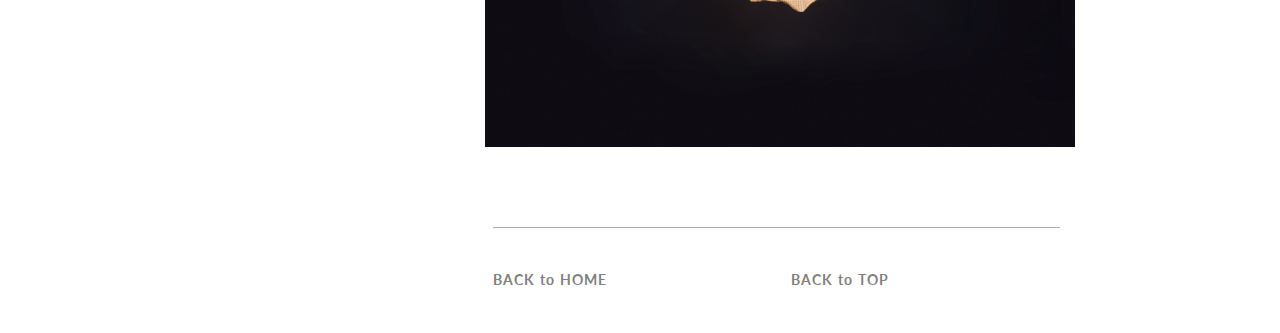
<file: single-project copy3.html>
<!DOCTYPE html>
<html lang="en">

<head>
	<meta charset="UTF-8">
	<title>Meiying and her works</title>
	<meta name="viewport" content="width=device-width, initial-scale=1">
	<meta name="format-detection" content="telephone=no">
	<meta name="apple-mobile-web-app-capable" content="yes">

	<link rel='stylesheet' href='//fonts.googleapis.com/css?family=Montserrat:400,600,700%7CLato:400,700' type='text/css' media='all' />

	<link rel="stylesheet" type="text/css" href="css/libs/font-awesome.min.css">
	<link rel="stylesheet" type="text/css" href="css/libs/bootstrap.min.css">
	<link rel="stylesheet" type="text/css" href="css/libs/justifiedGallery.min.css">
	<link rel="stylesheet" type="text/css" href="css/libs/magnific-popup.css">
	<link rel="stylesheet" type="text/css" href="css/styles.css">
</head>

<body class="home">

	<!-- Wrapper Site -->
	<div id="main-content">

		<!-- Preload -->
		<div id="preload">
			<div class="kd-bounce">
				<div></div>
				<div></div>
			</div>
		</div>
		<!-- Preload -->

		<!-- Mobile Menu -->
		<div class="mobile">
			<div class="container">
				<!-- Mobile -->
				<div class="menu-mobile">
					<span class="item item-1"></span>
					<span class="item item-2"></span>
					<span class="item item-3"></span>
				</div>
				<!-- End Mobile -->

				<!-- Logo -->
				<div class="logo">
					<a href="index.html">MEIYING XIN</a>
				</div>
				<!-- End Logo -->
			</div>
		</div>
		<div class="hide-menu"></div>
		<!-- End Mobile Menu -->

		<div class="container">
			<div class="row">

				<div class="col-md-3">
					<div class="header affix">
						<div class="table">
							<div class="table-cell">
								<!-- Logo -->
								<div class="logo">
									<a href="index.html">MEIYING XIN</a>
									<hr style="border: 1px solid rgb(201, 198, 198)" />
								</div>
								<!-- End Logo -->

								<!-- Navigation -->
								<div class="main-menu">
									<nav>
										<ul class="menu-list">
											<li class="active menu-item-has-children">
												<a href="index.html">HOME</a>
												
											</li>
											<li>
												<a href="about.html">ABOUT ME</a>
											</li>
											<li>
												<a href="index.html">MY PROJECTS</a>
											</li>
											<li>
												<a href="index 2.html">CUSTOM DESIGN</a>
											</li>
											<li>
												<a href="contact.html">CONTACT</a>
											
											</li>
										</ul>
									</nav>
								</div>
								<!-- End Navigation -->

								<!-- Socials -->
								<div class="socials">
									<a href="contact.html" title="Github">
										<i class="fa fa-github"></i>
									</a>
									<a href="contact.html" title="Wechat">
										<i class="fa fa-wechat"></i>
									</a>
									
									<a href="#" title="Search this site">
										<i class="fa fa-search"></i>
									</a>
								</div>
								<div class="box-search">
									<div class="table">
										<div class="table-cell">
											<div class="container">
												<form class="search-form" action="#" method="get">
													<input type="search" name="s" class="search-field" placeholder="Type &amp; hit enter" value="" title="Search">
													<div class="kd-close">
													</div>
												</form>
											</div>
										</div>
									</div>
								</div>
								<!-- End Socials -->

								

							</div>
						</div>
					</div>
				</div>

				<div class="col-md-9 col-md-offset-3">
					<div class="projects">
						<div class="project">
							<div class="detail-content">
								<h2 class="title">
									The Study of Sailcloth
								</h2>
								<div class="the-content">
									<p style="color:grey; margin: 0mm; padding: 0mm; font-size:80%;">2017

									</p>
									
									<p style="color:grey;font-size:80%;">sailcloth, wire 

									</p>
									
									<p>I've always been interested in the potential of materials. This project was from
										one of a studio class and radomly selected from materials that brought from group members. I tried to manipulate it with different methods, such as burn it with candle, stitch it with thread, press it with vaccum former, and then use what I learned to design something functional.										
										
									</p>
									
								</div>
							</div>

							<div class="images-project">
								<a href="images/the study of wire cloth/6 2.jpg" class="popup">
									<img src="images/the study of wire cloth/6 2.jpg" alt="">
								</a>
								<a href="images/the study of wire cloth/1 2.jpg" class="popup">
									<img src="images/the study of wire cloth/1 2.jpg" alt="">
								</a>
								<a href="images/the study of wire cloth/5.jpg" class="popup">
									<img src="images/the study of wire cloth/5.jpg" alt="">
								</a>
								
								<a href="images/the study of wire cloth/4.jpg" class="popup">
									<img src="images/the study of wire cloth/4.jpg" alt="">
								</a>
								<a href="images/the study of wire cloth/3.jpg" class="popup">
									<img src="images/the study of wire cloth/3.jpg" alt="">
								</a>
								<a href="images/the study of wire cloth/7.jpg" class="popup">
									<img src="images/the study of wire cloth/7.jpg" alt="">
								</a>
								<a href="images/the study of wire cloth/8.jpg" class="popup">
									<img src="images/the study of wire cloth/8.jpg" alt="">
								</a>
								<a href="images/the study of wire cloth/1.jpg" class="popup">
									<img src="images/the study of wire cloth/1.jpg" alt="">
								</a>
							</div>

							
						</div>
					</div>
				</div>
			</div>
		</div>
	</div>
	<!-- End Wrapper Site -->

	<!-- Footer -->
	<footer id="footer" class="footer"></footer>
		<div class="container">
			<div class="row"></div>
				<div class="col-md-9 col-md-offset-3">
					<div class="footer-inner">
						<div class="row">
							<div class="col-sm-6">
								<a href="index.html" h2 class="title" style="color:grey;">BACK to HOME</h2>
							</div>
							<div class="col-sm-6">
								<a href="single-project copy3.html" h2 class="title" style="color:grey;">BACK to TOP</h2>
							</div>
						</div>
					</div>
				</div>
			</div>
		</div>
	</footer>
	<!-- End Footer -->

	<!-- Scripts -->
	<script src="js/libs/jquery-1.12.4.min.js"></script>
	<script src="js/libs/jquery.justifiedGallery.min.js"></script>
	<script src="js/libs/jquery.magnific-popup.js"></script>
	<script src="js/scripts.js"></script>
	<!-- End Scripts -->

</body>
</html>
</file>
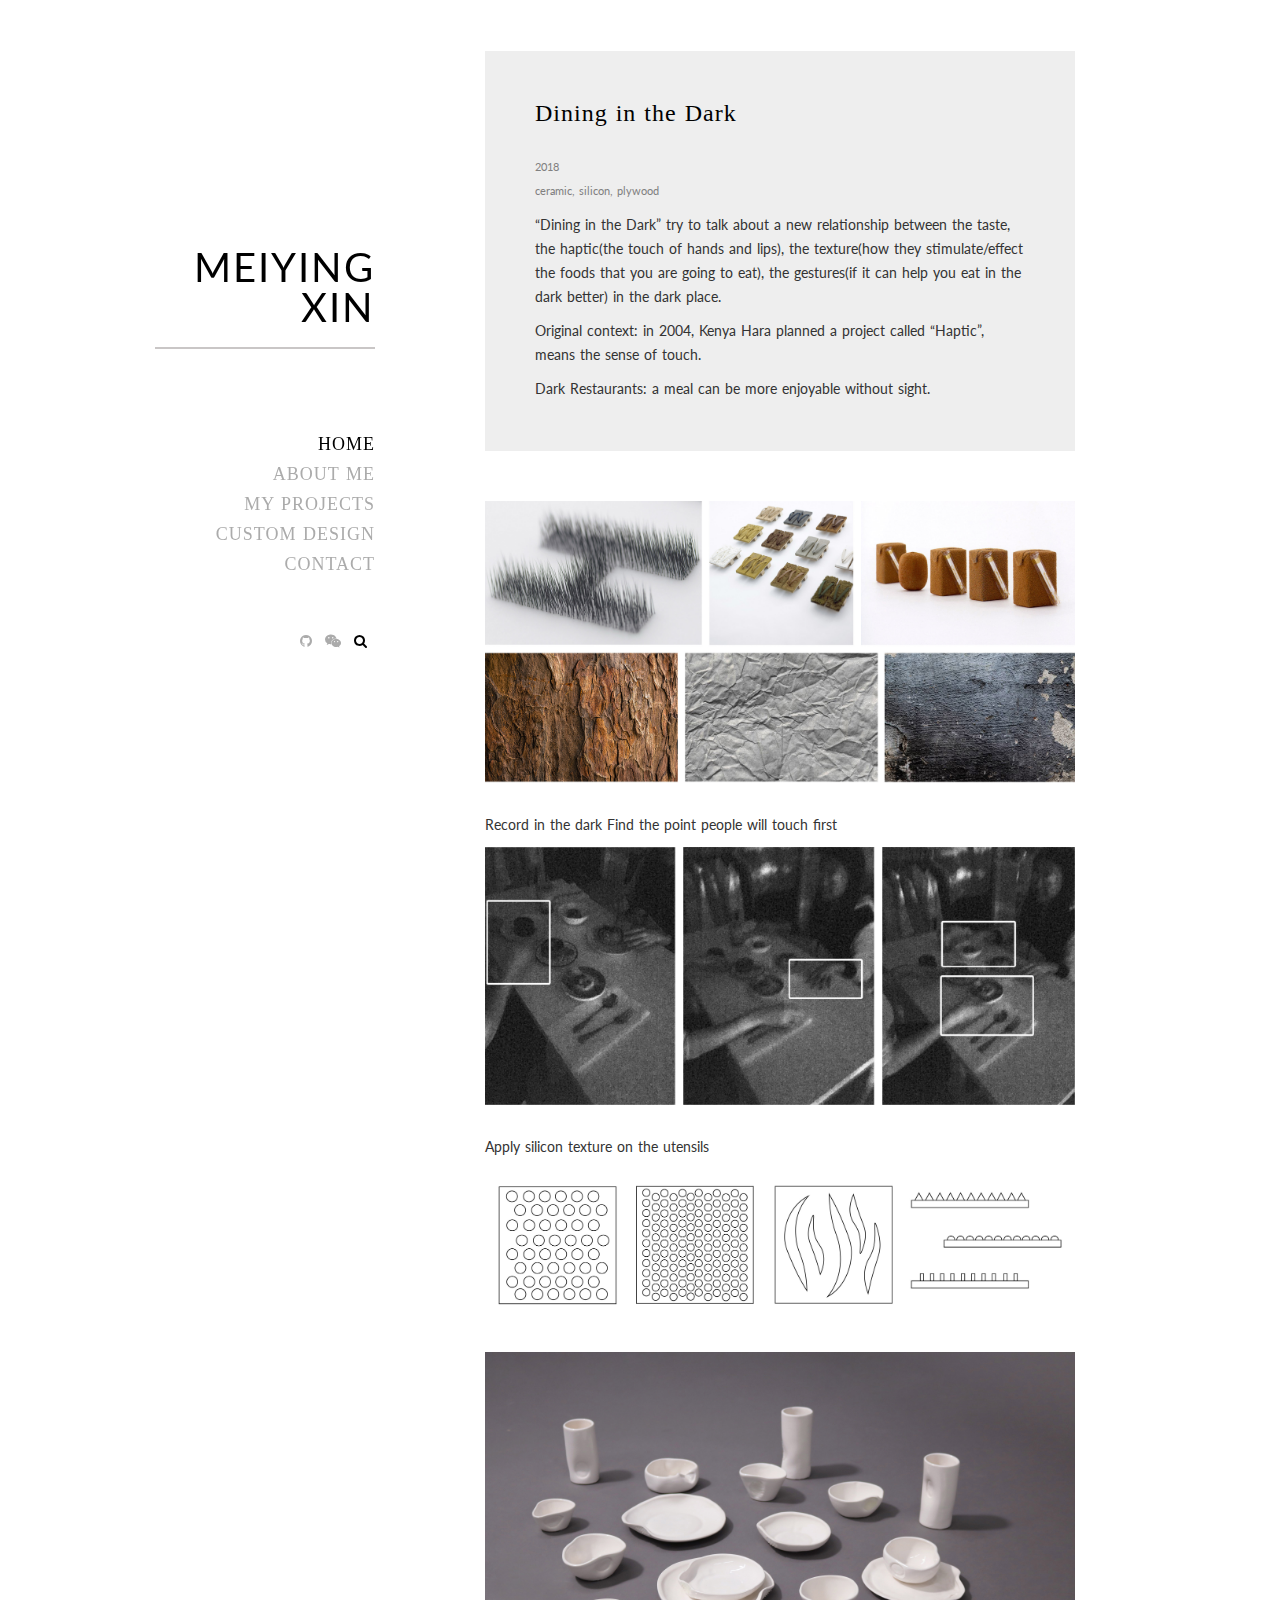
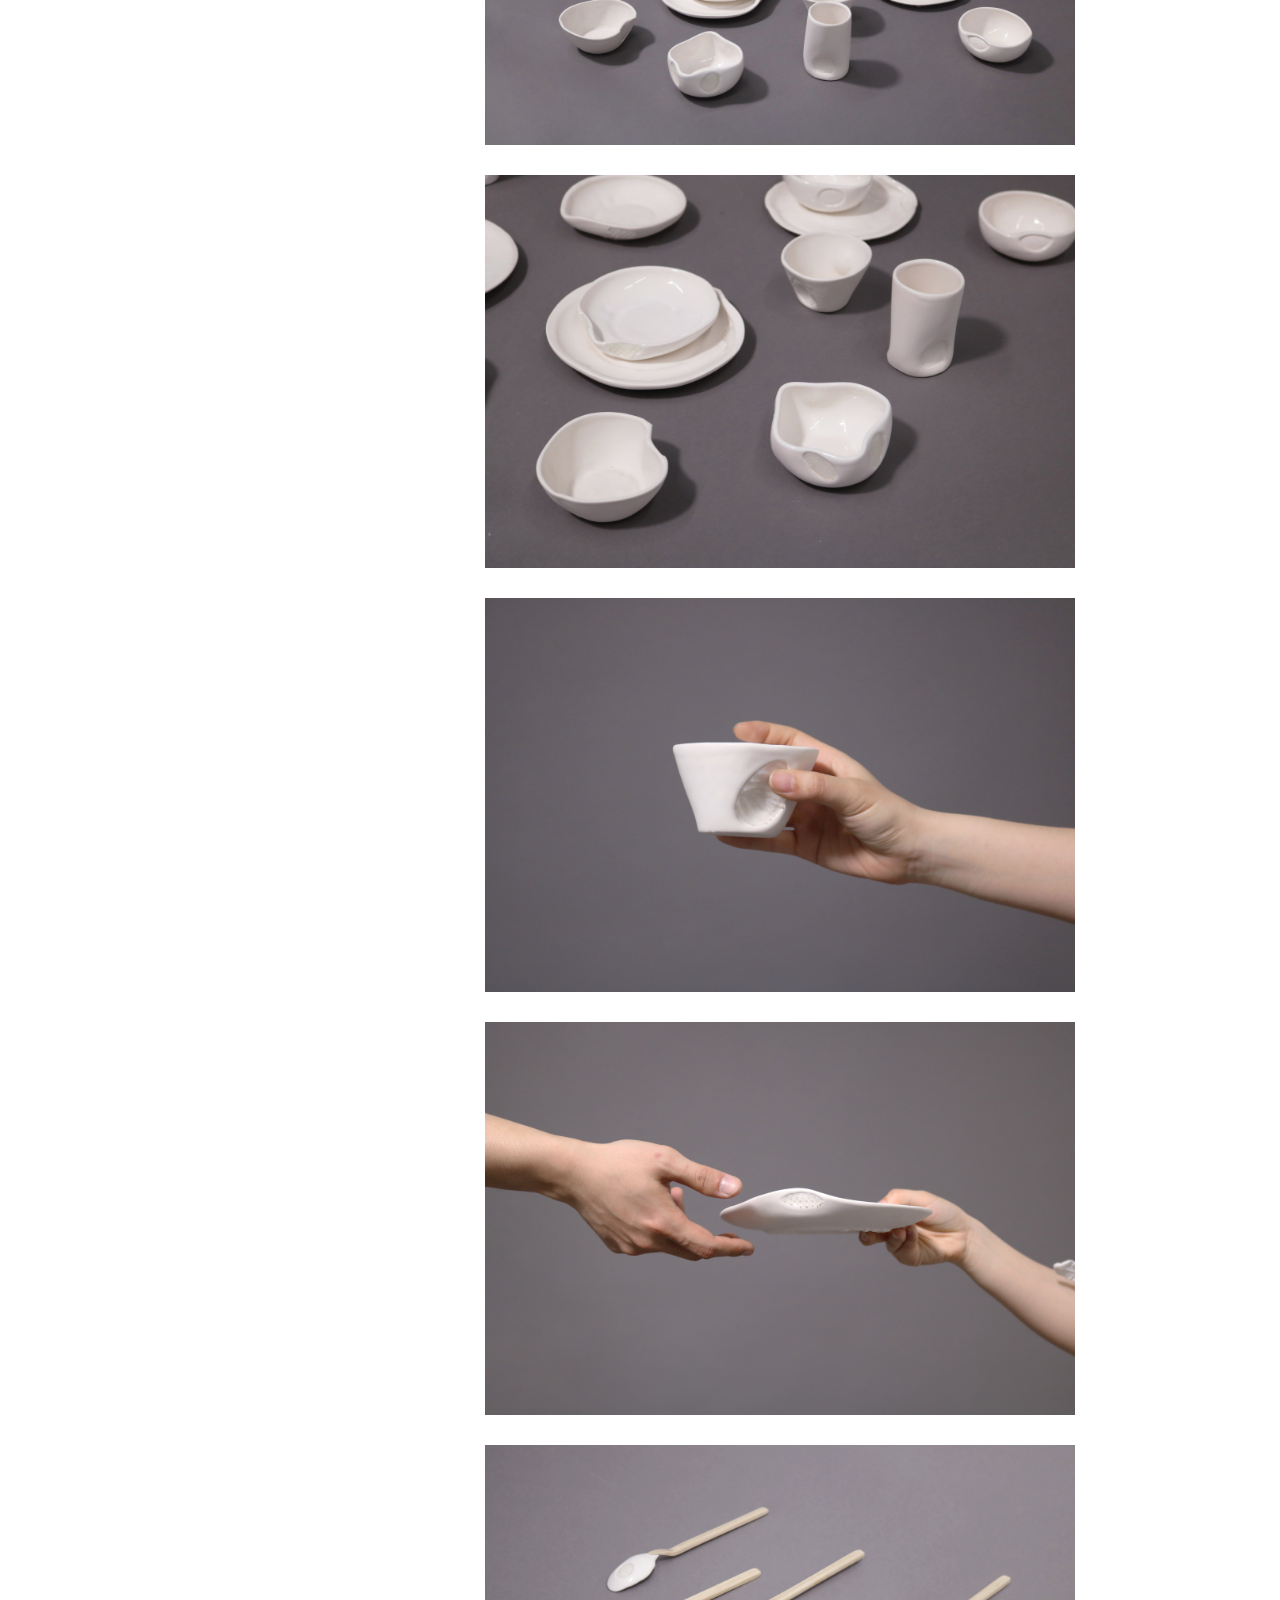
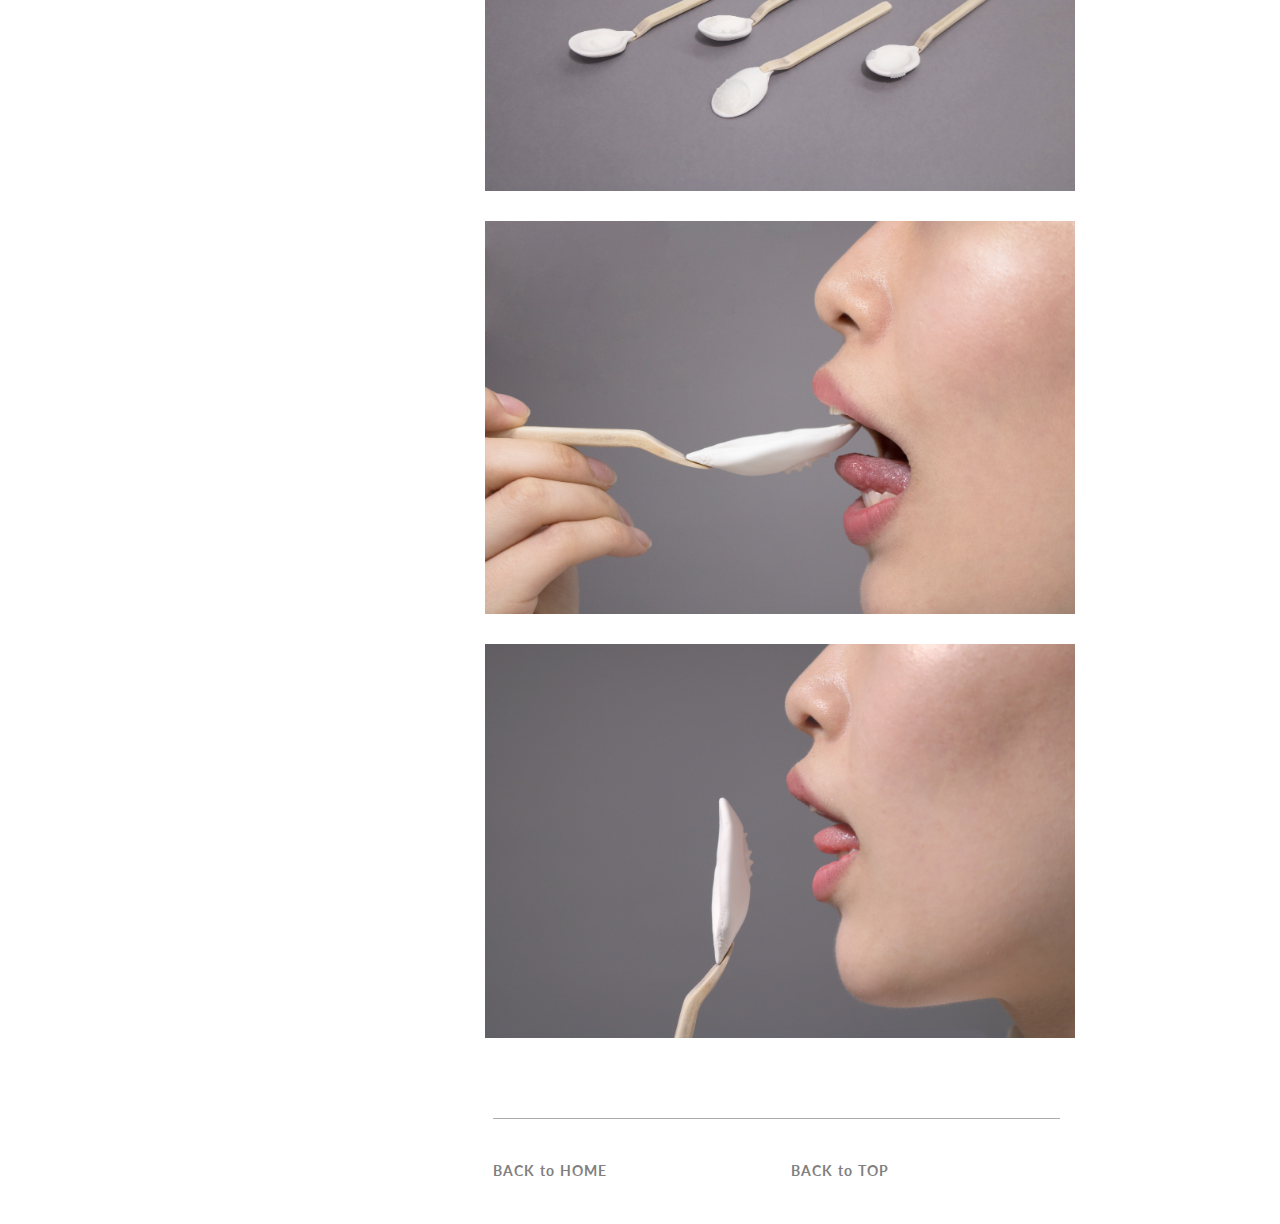
<file: single-project copy4.html>
<!DOCTYPE html>
<html lang="en">

<head>
	<meta charset="UTF-8">
	<title>Meiying and her works</title>
	<meta name="viewport" content="width=device-width, initial-scale=1">
	<meta name="format-detection" content="telephone=no">
	<meta name="apple-mobile-web-app-capable" content="yes">

	<link rel='stylesheet' href='//fonts.googleapis.com/css?family=Montserrat:400,600,700%7CLato:400,700' type='text/css' media='all' />

	<link rel="stylesheet" type="text/css" href="css/libs/font-awesome.min.css">
	<link rel="stylesheet" type="text/css" href="css/libs/bootstrap.min.css">
	<link rel="stylesheet" type="text/css" href="css/libs/justifiedGallery.min.css">
	<link rel="stylesheet" type="text/css" href="css/libs/magnific-popup.css">
	<link rel="stylesheet" type="text/css" href="css/styles.css">
</head>

<body class="home">

	<!-- Wrapper Site -->
	<div id="main-content">

		<!-- Preload -->
		<div id="preload">
			<div class="kd-bounce">
				<div></div>
				<div></div>
			</div>
		</div>
		<!-- Preload -->

		<!-- Mobile Menu -->
		<div class="mobile">
			<div class="container">
				<!-- Mobile -->
				<div class="menu-mobile">
					<span class="item item-1"></span>
					<span class="item item-2"></span>
					<span class="item item-3"></span>
				</div>
				<!-- End Mobile -->

				<!-- Logo -->
				<div class="logo">
					<a href="index.html">MEIYING XIN</a>
				</div>
				<!-- End Logo -->
			</div>
		</div>
		<div class="hide-menu"></div>
		<!-- End Mobile Menu -->

		<div class="container">
			<div class="row">

				<div class="col-md-3">
					<div class="header affix">
						<div class="table">
							<div class="table-cell">
								<!-- Logo -->
								<div class="logo">
									<a href="index.html">MEIYING XIN</a>
									<hr style="border: 1px solid rgb(201, 198, 198)" />
								</div>
								<!-- End Logo -->

								<!-- Navigation -->
								<div class="main-menu">
									<nav>
										<ul class="menu-list">
											<li class="active menu-item-has-children">
												<a href="index.html">HOME</a>
												
											</li>
											<li>
												<a href="about.html">ABOUT ME</a>
											</li>
											<li>
												<a href="index.html">MY PROJECTS</a>
											</li>
											<li>
												<a href="index 2.html">CUSTOM DESIGN</a>
											</li>
											<li>
												<a href="contact.html">CONTACT</a>
											
											</li>
										</ul>
									</nav>
								</div>
								<!-- End Navigation -->

								<!-- Socials -->
								<div class="socials">
									<a href="contact.html" title="Github">
										<i class="fa fa-github"></i>
									</a>
									<a href="contact.html" title="Wechat">
										<i class="fa fa-wechat"></i>
									</a>
									
									<a href="#" title="Search this site">
										<i class="fa fa-search"></i>
									</a>
								</div>
								<div class="box-search">
									<div class="table">
										<div class="table-cell">
											<div class="container">
												<form class="search-form" action="#" method="get">
													<input type="search" name="s" class="search-field" placeholder="Type &amp; hit enter" value="" title="Search">
													<div class="kd-close">
													</div>
												</form>
											</div>
										</div>
									</div>
								</div>
								<!-- End Socials -->

								

							</div>
						</div>
					</div>
				</div>

				<div class="col-md-9 col-md-offset-3">
					<div class="projects">
						<div class="project">
							<div class="detail-content">
								<h2 class="title">
									Dining in the Dark
								</h2>
								<div class="the-content">
									<p style="color:grey; margin: 0mm; padding: 0mm; font-size:80%;">2018

									</p>
									
									<p style="color:grey;font-size:80%;">ceramic, silicon, plywood

									</p>
									
									<p>“Dining in the Dark” try to talk about a new relationship between the taste,
										the haptic(the touch of hands and lips), the texture(how they stimulate/effect
										the foods that you are going to eat), the gestures(if it can help you eat in the
										dark better) in the dark place.
									</p>
									<p>Original context: in 2004, Kenya Hara planned a project called “Haptic”, means
										the sense of touch.
									</p>
									<p>Dark Restaurants: a meal can be more enjoyable without sight.

									</p>
								</div>
							</div>

							<div class="images-project">
								<a href="images/dining in the dark/a.jpg" class="popup">
									<img src="images/dining in the dark/a.jpg" alt="">
								</a>
								<p>Record in the dark
									Find the point people will touch first
								</p>
								<a href="images/dining in the dark/bb.jpg" class="popup">
									<img src="images/dining in the dark/bb.jpg" alt="">
								</a>
								<p>Apply silicon texture on the utensils
								</p>
								<a href="images/dining in the dark/DDDDD.jpg" class="popup">
									<img src="images/dining in the dark/DDDDD.jpg" alt="">
								</a>
							    
								<a href="images/dining in the dark/z.jpg" class="popup">
									<img src="images/dining in the dark/z.jpg" alt="">
								</a>
								<a href="images/dining in the dark/bbb.jpg" class="popup">
									<img src="images/dining in the dark/bbb.jpg" alt="">
								</a>
								<a href="images/dining in the dark/x.jpg" class="popup">
									<img src="images/dining in the dark/x.jpg" alt="">
								</a>
								<a href="images/dining in the dark/v.jpg" class="popup">
									<img src="images/dining in the dark/v.jpg" alt="">
								</a>
								<a href="images/dining in the dark/5.jpg" class="popup">
									<img src="images/dining in the dark/5.jpg" alt="">
								</a>
								<a href="images/dining in the dark/2.jpg" class="popup">
									<img src="images/dining in the dark/2.jpg" alt="">
								</a>
								<a href="images/dining in the dark/3.jpg" class="popup">
									<img src="images/dining in the dark/3.jpg" alt="">
								</a>
							</div>

							
						</div>
					</div>
				</div>
			</div>
		</div>
	</div>
	<!-- End Wrapper Site -->

	<!-- Footer -->
	<footer id="footer" class="footer"></footer>
		<div class="container">
			<div class="row"></div>
				<div class="col-md-9 col-md-offset-3">
					<div class="footer-inner">
						<div class="row">
							<div class="col-sm-6">
								<a href="index.html" h2 class="title" style="color:grey;">BACK to HOME</h2>
							</div>
							<div class="col-sm-6">
								<a href="single-project copy4.html" h2 class="title" style="color:grey;">BACK to TOP</h2>
							</div>
						</div>
					</div>
				</div>
			</div>
		</div>
	</footer>
	<!-- End Footer -->

	<!-- Scripts -->
	<script src="js/libs/jquery-1.12.4.min.js"></script>
	<script src="js/libs/jquery.justifiedGallery.min.js"></script>
	<script src="js/libs/jquery.magnific-popup.js"></script>
	<script src="js/scripts.js"></script>
	<!-- End Scripts -->

</body>
</html>
</file>
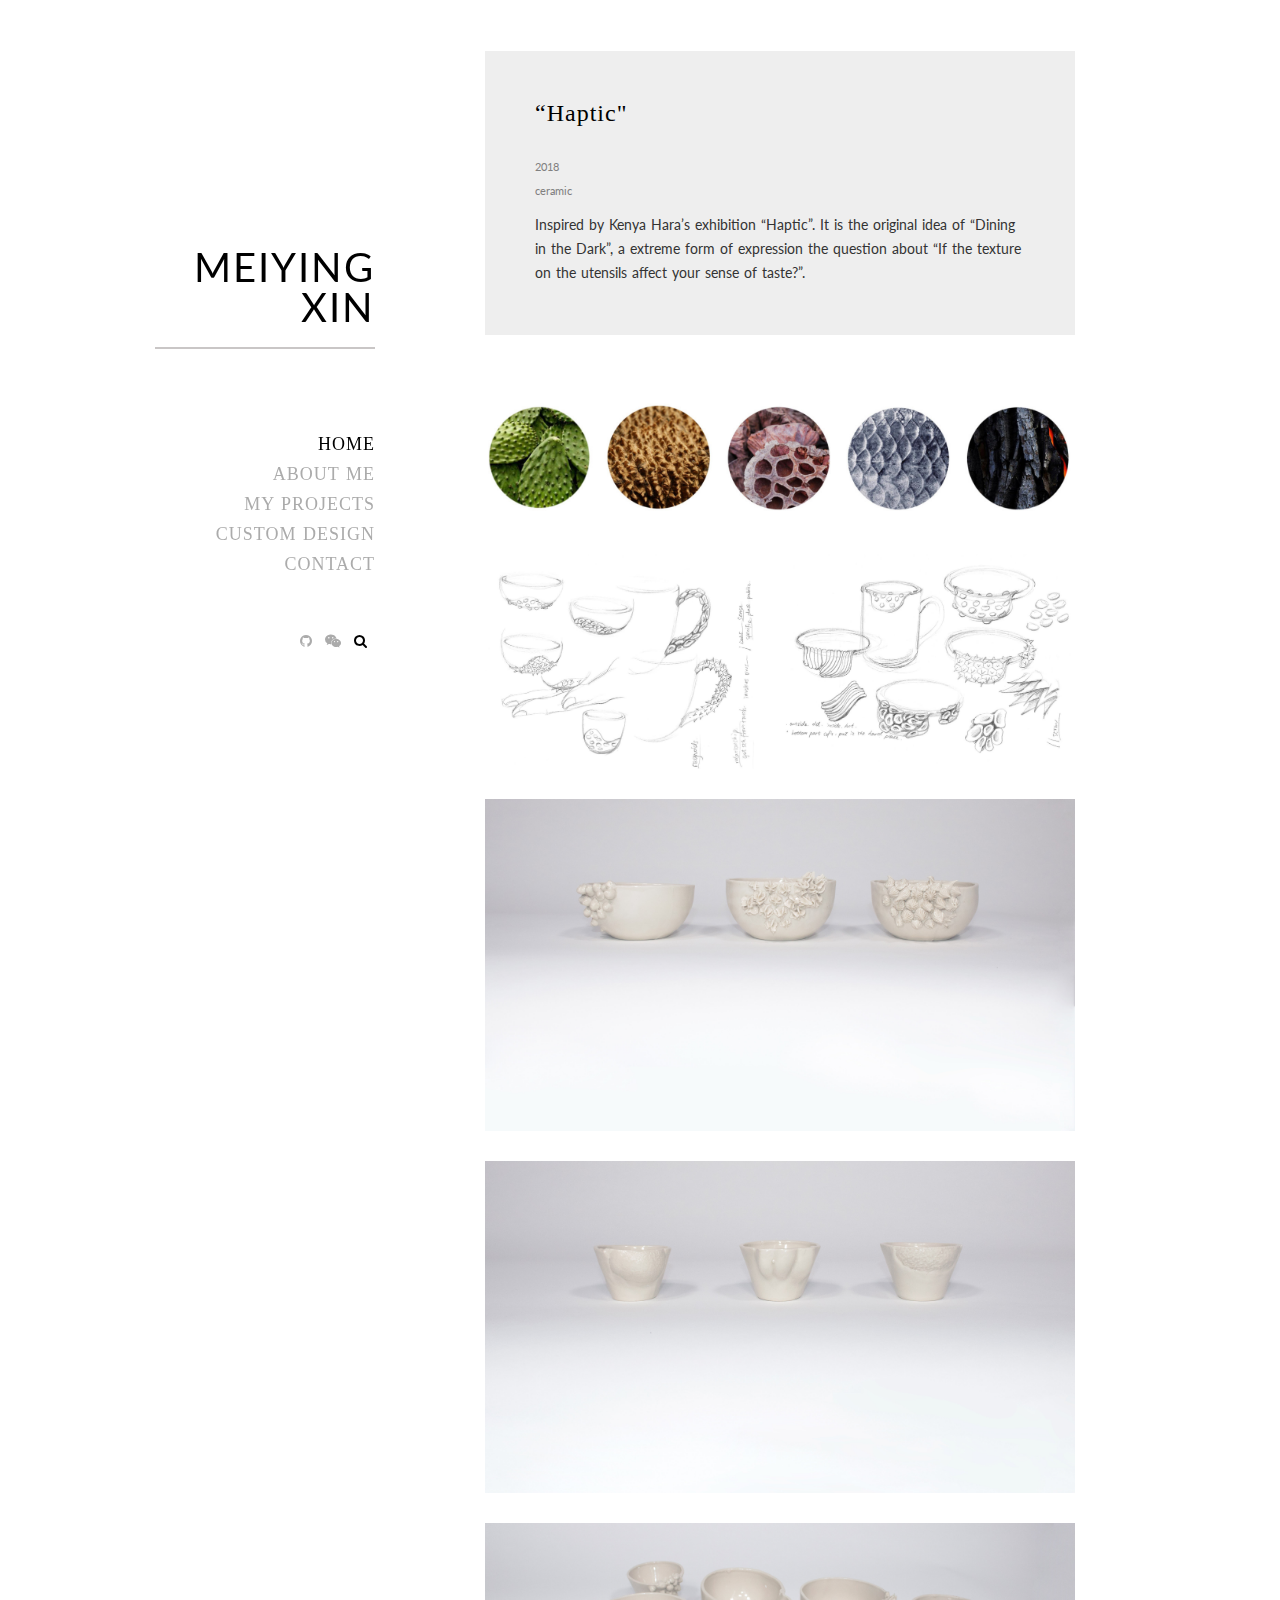
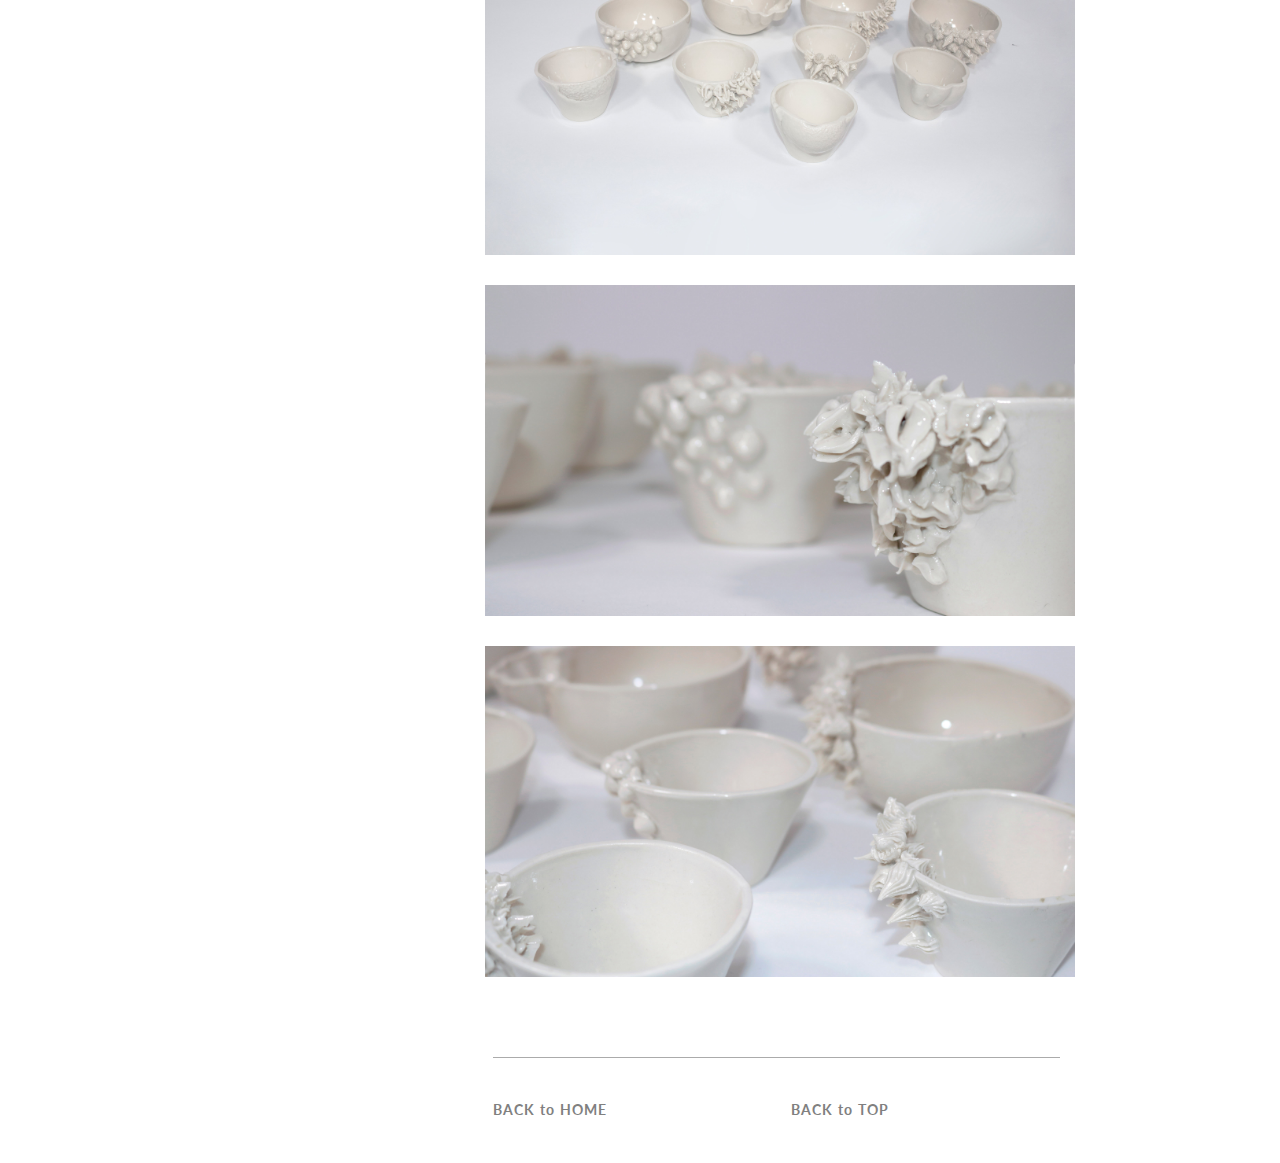
<file: single-project copy5.html>
<!DOCTYPE html>
<html lang="en">

<head>
	<meta charset="UTF-8">
	<title>Meiying and her works</title>
	<meta name="viewport" content="width=device-width, initial-scale=1">
	<meta name="format-detection" content="telephone=no">
	<meta name="apple-mobile-web-app-capable" content="yes">

	<link rel='stylesheet' href='//fonts.googleapis.com/css?family=Montserrat:400,600,700%7CLato:400,700' type='text/css' media='all' />

	<link rel="stylesheet" type="text/css" href="css/libs/font-awesome.min.css">
	<link rel="stylesheet" type="text/css" href="css/libs/bootstrap.min.css">
	<link rel="stylesheet" type="text/css" href="css/libs/justifiedGallery.min.css">
	<link rel="stylesheet" type="text/css" href="css/libs/magnific-popup.css">
	<link rel="stylesheet" type="text/css" href="css/styles.css">
</head>

<body class="home">

	<!-- Wrapper Site -->
	<div id="main-content">

		<!-- Preload -->
		<div id="preload">
			<div class="kd-bounce">
				<div></div>
				<div></div>
			</div>
		</div>
		<!-- Preload -->

		<!-- Mobile Menu -->
		<div class="mobile">
			<div class="container">
				<!-- Mobile -->
				<div class="menu-mobile">
					<span class="item item-1"></span>
					<span class="item item-2"></span>
					<span class="item item-3"></span>
				</div>
				<!-- End Mobile -->

				<!-- Logo -->
				<div class="logo">
					<a href="index.html">MEIYING XIN</a>
				</div>
				<!-- End Logo -->
			</div>
		</div>
		<div class="hide-menu"></div>
		<!-- End Mobile Menu -->

		<div class="container">
			<div class="row">

				<div class="col-md-3">
					<div class="header affix">
						<div class="table">
							<div class="table-cell">
								<!-- Logo -->
								<div class="logo">
									<a href="index.html">MEIYING XIN</a>
									<hr style="border: 1px solid rgb(201, 198, 198)" />
								</div>
								<!-- End Logo -->

								<!-- Navigation -->
								<div class="main-menu">
									<nav>
										<ul class="menu-list">
											<li class="active menu-item-has-children">
												<a href="index.html">HOME</a>
												
											</li>
											<li>
												<a href="about.html">ABOUT ME</a>
											</li>
											<li>
												<a href="index.html">MY PROJECTS</a>
											</li>
											<li>
												<a href="index 2.html">CUSTOM DESIGN</a>
											</li>
											<li>
												<a href="contact.html">CONTACT</a>
											
											</li>
										</ul>
									</nav>
								</div>
								<!-- End Navigation -->

								<!-- Socials -->
								<div class="socials">
									<a href="contact.html" title="Github">
										<i class="fa fa-github"></i>
									</a>
									<a href="contact.html" title="Wechat">
										<i class="fa fa-wechat"></i>
									</a>
									
									<a href="#" title="Search this site">
										<i class="fa fa-search"></i>
									</a>
								</div>
								<div class="box-search">
									<div class="table">
										<div class="table-cell">
											<div class="container">
												<form class="search-form" action="#" method="get">
													<input type="search" name="s" class="search-field" placeholder="Type &amp; hit enter" value="" title="Search">
													<div class="kd-close">
													</div>
												</form>
											</div>
										</div>
									</div>
								</div>
								<!-- End Socials -->

								

							</div>
						</div>
					</div>
				</div>

				<div class="col-md-9 col-md-offset-3">
					<div class="projects">
						<div class="project">
							<div class="detail-content">
								<h2 class="title">
									“Haptic"
								</h2>
								<div class="the-content">
									<p style="color:grey; margin: 0mm; padding: 0mm; font-size:80%;">2018

									</p>
									
									<p style="color:grey;font-size:80%;">ceramic

									</p>
									
									<p>Inspired by Kenya Hara’s exhibition “Haptic”. It is the original idea of “Dining in the Dark”, a extreme form of expression the question about “If the texture on the utensils affect your sense of taste?”.
									</p>
									
								</div>
							</div>

							<div class="images-project">
								<a href="images/use other sides/6.jpg" class="popup">
									<img src="images/use other sides/6.jpg" alt="">
								</a>
								<a href="images/use other sides/7.jpg" class="popup">
									<img src="images/use other sides/7.jpg" alt="">
								</a>
								<a href="images/use other sides/1.jpg" class="popup">
									<img src="images/use other sides/1.jpg" alt="">
								</a>
								<a href="images/use other sides/2.jpg" class="popup">
									<img src="images/use other sides/2.jpg" alt="">
								</a>
								<a href="images/use other sides/3.jpg" class="popup">
									<img src="images/use other sides/3.jpg" alt="">
								</a>
								<a href="images/use other sides/5.jpg" class="popup">
									<img src="images/use other sides/5.jpg" alt="">
								</a>
								<a href="images/use other sides/4.jpg" class="popup">
									<img src="images/use other sides/4.jpg" alt="">
								</a>
								
							</div>

							
						</div>
					</div>
				</div>
			</div>
		</div>
	</div>
	<!-- End Wrapper Site -->

	<!-- Footer -->
	<footer id="footer" class="footer"></footer>
		<div class="container">
			<div class="row"></div>
				<div class="col-md-9 col-md-offset-3">
					<div class="footer-inner">
						<div class="row">
							<div class="col-sm-6">
								<a href="index.html" h2 class="title" style="color:grey;">BACK to HOME</h2>
							</div>
							<div class="col-sm-6">
								<a href="single-project copy5.html" h2 class="title" style="color:grey;">BACK to TOP</h2>
							</div>
						</div>
					</div>
				</div>
			</div>
		</div>
	</footer>
	<!-- End Footer -->

	<!-- Scripts -->
	<script src="js/libs/jquery-1.12.4.min.js"></script>
	<script src="js/libs/jquery.justifiedGallery.min.js"></script>
	<script src="js/libs/jquery.magnific-popup.js"></script>
	<script src="js/scripts.js"></script>
	<!-- End Scripts -->

</body>
</html>
</file>
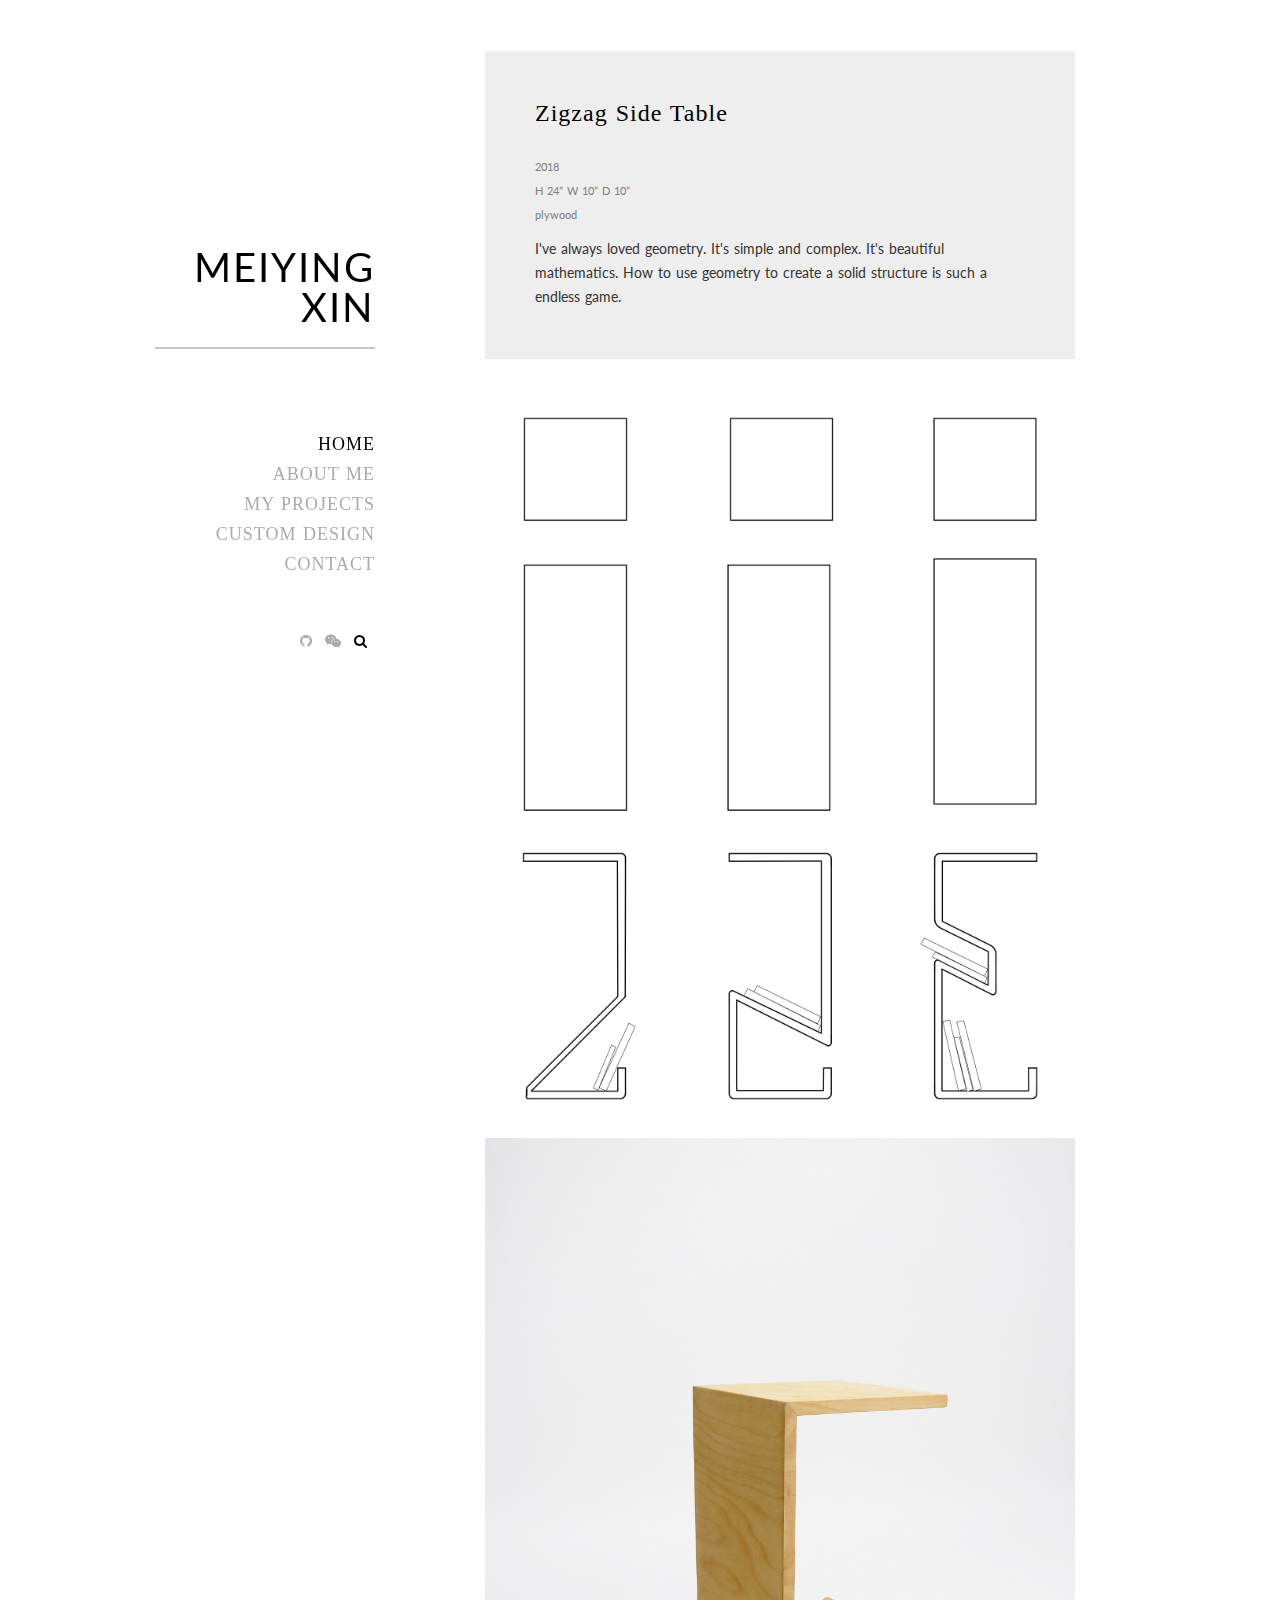
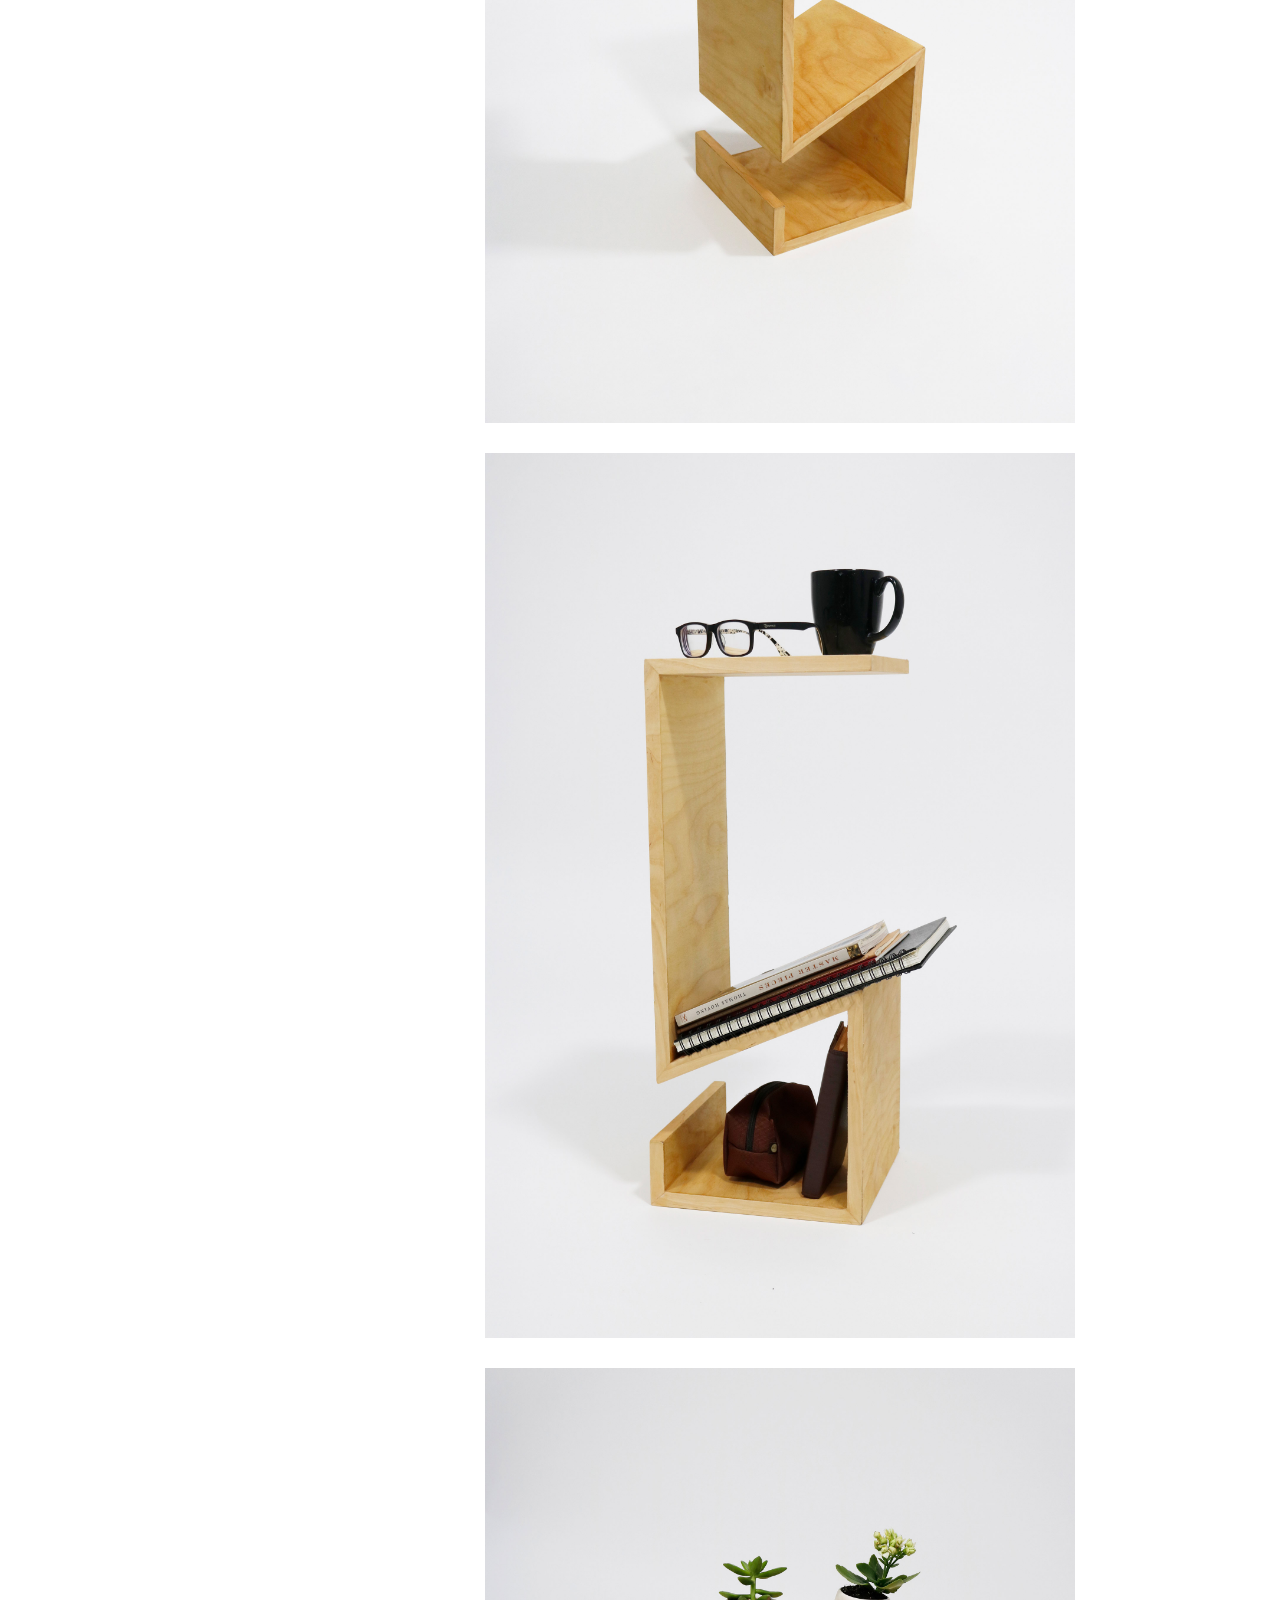
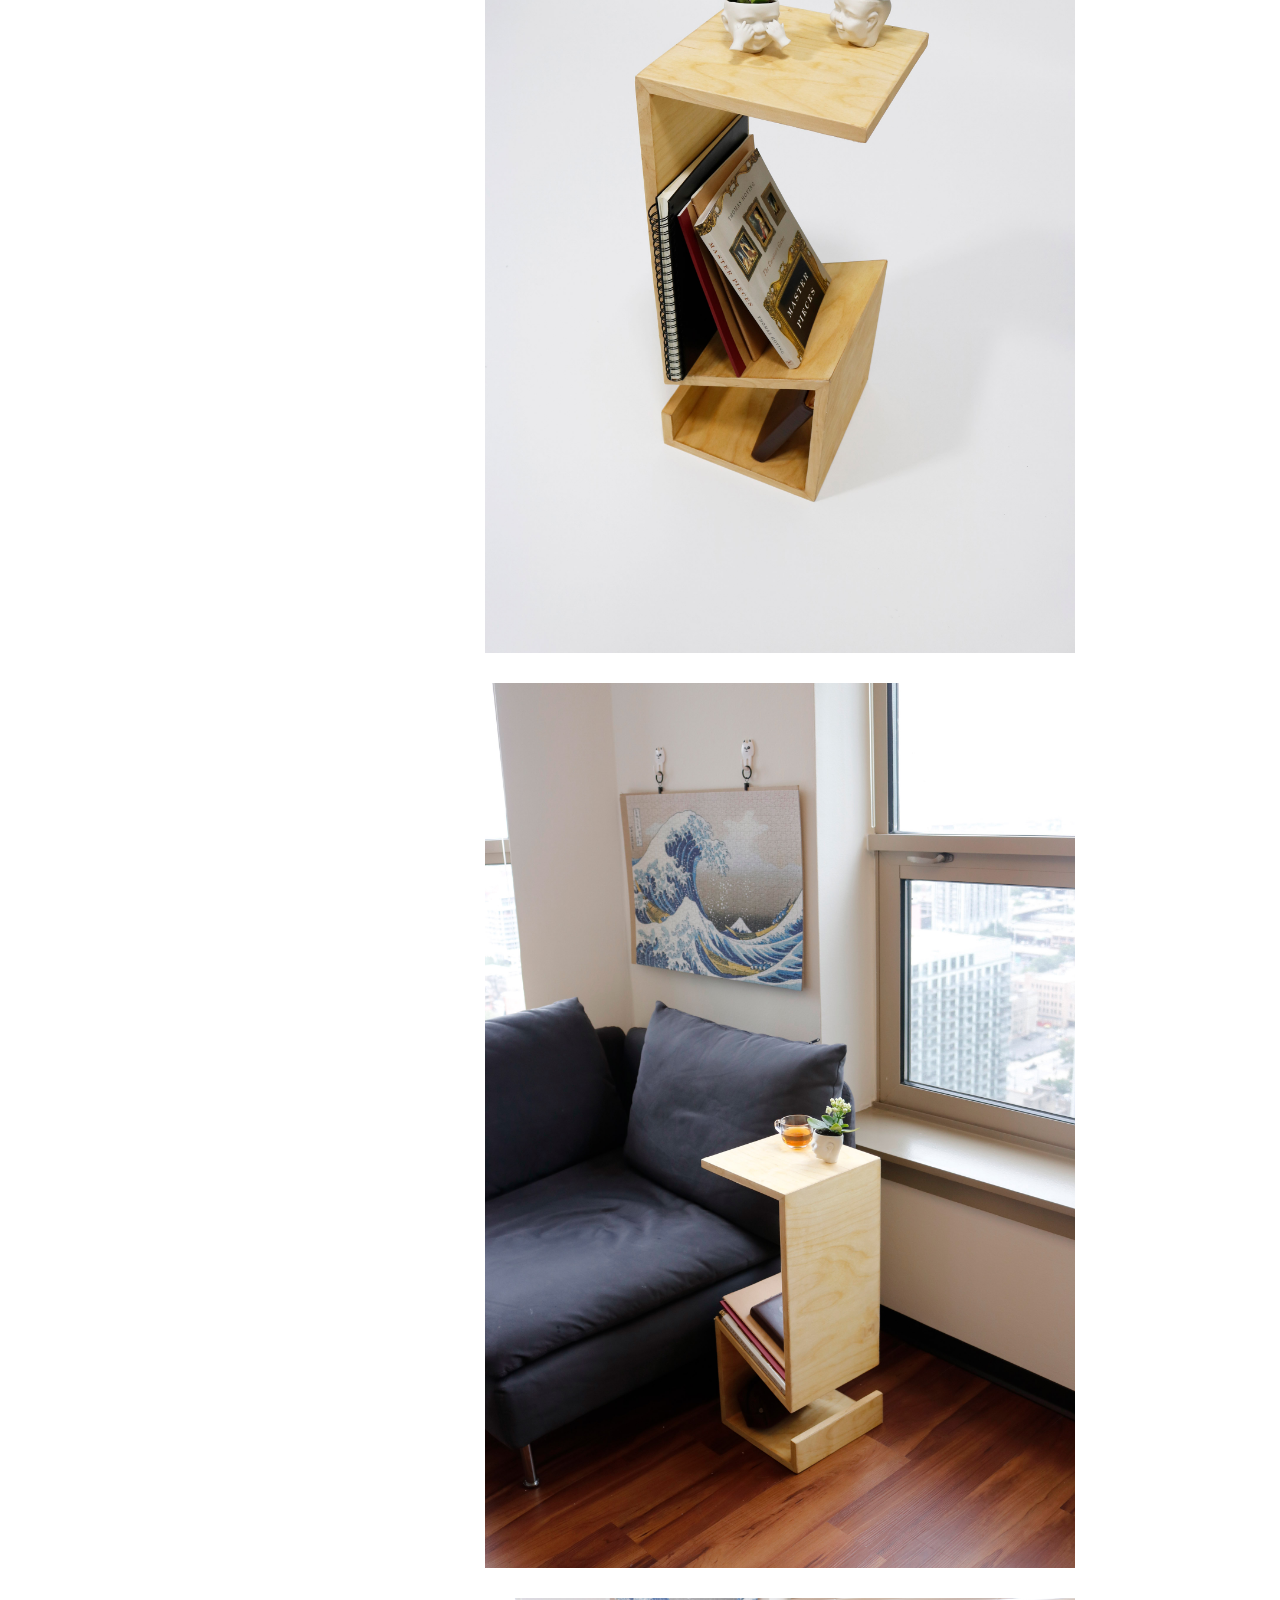
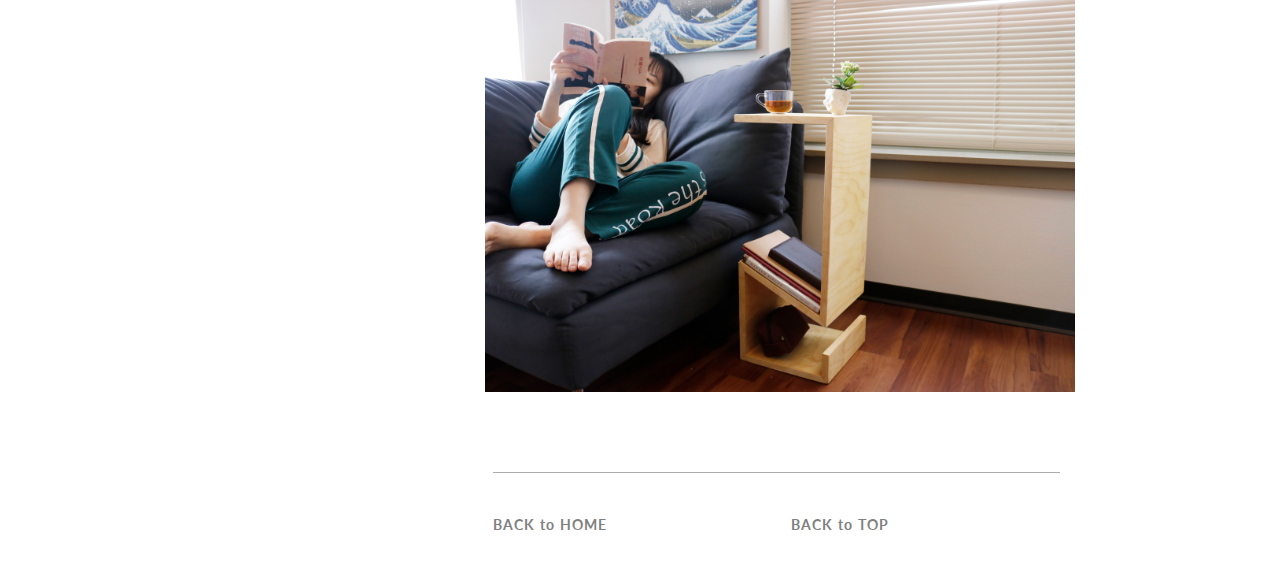
<file: single-project copy6.html>
<!DOCTYPE html>
<html lang="en">

<head>
	<meta charset="UTF-8">
	<title>Meiying and her works</title>
	<meta name="viewport" content="width=device-width, initial-scale=1">
	<meta name="format-detection" content="telephone=no">
	<meta name="apple-mobile-web-app-capable" content="yes">

	<link rel='stylesheet' href='//fonts.googleapis.com/css?family=Montserrat:400,600,700%7CLato:400,700' type='text/css' media='all' />

	<link rel="stylesheet" type="text/css" href="css/libs/font-awesome.min.css">
	<link rel="stylesheet" type="text/css" href="css/libs/bootstrap.min.css">
	<link rel="stylesheet" type="text/css" href="css/libs/justifiedGallery.min.css">
	<link rel="stylesheet" type="text/css" href="css/libs/magnific-popup.css">
	<link rel="stylesheet" type="text/css" href="css/styles.css">
</head>

<body class="home">

	<!-- Wrapper Site -->
	<div id="main-content">

		<!-- Preload -->
		<div id="preload">
			<div class="kd-bounce">
				<div></div>
				<div></div>
			</div>
		</div>
		<!-- Preload -->

		<!-- Mobile Menu -->
		<div class="mobile">
			<div class="container">
				<!-- Mobile -->
				<div class="menu-mobile">
					<span class="item item-1"></span>
					<span class="item item-2"></span>
					<span class="item item-3"></span>
				</div>
				<!-- End Mobile -->

				<!-- Logo -->
				<div class="logo">
					<a href="index.html">MEIYING XIN</a>
				</div>
				<!-- End Logo -->
			</div>
		</div>
		<div class="hide-menu"></div>
		<!-- End Mobile Menu -->

		<div class="container">
			<div class="row">

				<div class="col-md-3">
					<div class="header affix">
						<div class="table">
							<div class="table-cell">
								<!-- Logo -->
								<div class="logo">
									<a href="index.html">MEIYING XIN</a>
									<hr style="border: 1px solid rgb(201, 198, 198)" />
								</div>
								<!-- End Logo -->

								<!-- Navigation -->
								<div class="main-menu">
									<nav>
										<ul class="menu-list">
											<li class="active menu-item-has-children">
												<a href="index.html">HOME</a>
												
											</li>
											<li>
												<a href="about.html">ABOUT ME</a>
											</li>
											<li>
												<a href="index.html">MY PROJECTS</a>
											</li>
											<li>
												<a href="index 2.html">CUSTOM DESIGN</a>
											</li>
											<li>
												<a href="contact.html">CONTACT</a>
											
											</li>
										</ul>
									</nav>
								</div>
								<!-- End Navigation -->

								<!-- Socials -->
								<div class="socials">
									<a href="contact.html" title="Github">
										<i class="fa fa-github"></i>
									</a>
									<a href="contact.html" title="Wechat">
										<i class="fa fa-wechat"></i>
									</a>
									
									<a href="#" title="Search this site">
										<i class="fa fa-search"></i>
									</a>
								</div>
								<div class="box-search">
									<div class="table">
										<div class="table-cell">
											<div class="container">
												<form class="search-form" action="#" method="get">
													<input type="search" name="s" class="search-field" placeholder="Type &amp; hit enter" value="" title="Search">
													<div class="kd-close">
													</div>
												</form>
											</div>
										</div>
									</div>
								</div>
								<!-- End Socials -->

								

							</div>
						</div>
					</div>
				</div>

				<div class="col-md-9 col-md-offset-3">
					<div class="projects">
						<div class="project">
							<div class="detail-content">
								<h2 class="title">
									Zigzag Side Table
								</h2>
								<div class="the-content">
									<p style="color:grey; margin: 0mm; padding: 0mm; font-size:80%;">2018

									</p>
									<p style="color:grey; margin: 0mm; padding: 0mm; font-size:80%;">H 24” W 10” D 10”

									</p>
									<p style="color:grey;font-size:80%;">plywood

									</p>
									
									<p>I've always loved geometry. It's simple and complex. It's beautiful mathematics. How to use geometry to create a solid structure is such a endless game.
									</p>
									
								</div>
							</div>

							<div class="images-project">
								<a href="images/zigzag sidetable/b.jpg" class="popup">
									<img src="images/zigzag sidetable/b.jpg" alt="">
								</a>
								<a href="images/zigzag sidetable/3.jpg" class="popup">
									<img src="images/zigzag sidetable/3.jpg" alt="">
								</a>
								<a href="images/zigzag sidetable/2.jpg" class="popup">
									<img src="images/zigzag sidetable/2.jpg" alt="">
								</a>
								<a href="images/zigzag sidetable/4.jpg" class="popup">
									<img src="images/zigzag sidetable/4.jpg" alt="">
								</a>
								<a href="images/zigzag sidetable/6.jpg" class="popup">
									<img src="images/zigzag sidetable/6.jpg" alt="">
								</a>
								<a href="images/zigzag sidetable/7.jpg" class="popup">
									<img src="images/zigzag sidetable/7.jpg" alt="">
								</a>
								
							</div>

							
						</div>
					</div>
				</div>
			</div>
		</div>
	</div>
	<!-- End Wrapper Site -->

	<!-- Footer -->
	<footer id="footer" class="footer"></footer>
		<div class="container">
			<div class="row"></div>
				<div class="col-md-9 col-md-offset-3">
					<div class="footer-inner">
						<div class="row">
							<div class="col-sm-6">
								<a href="index.html" h2 class="title" style="color:grey;">BACK to HOME</h2>
							</div>
							<div class="col-sm-6">
								<a href="single-project copy6.html" h2 class="title" style="color:grey;">BACK to TOP</h2>
							</div>
						</div>
					</div>
				</div>
			</div>
		</div>
	</footer>
	<!-- End Footer -->

	<!-- Scripts -->
	<script src="js/libs/jquery-1.12.4.min.js"></script>
	<script src="js/libs/jquery.justifiedGallery.min.js"></script>
	<script src="js/libs/jquery.magnific-popup.js"></script>
	<script src="js/scripts.js"></script>
	<!-- End Scripts -->

</body>
</html>
</file>
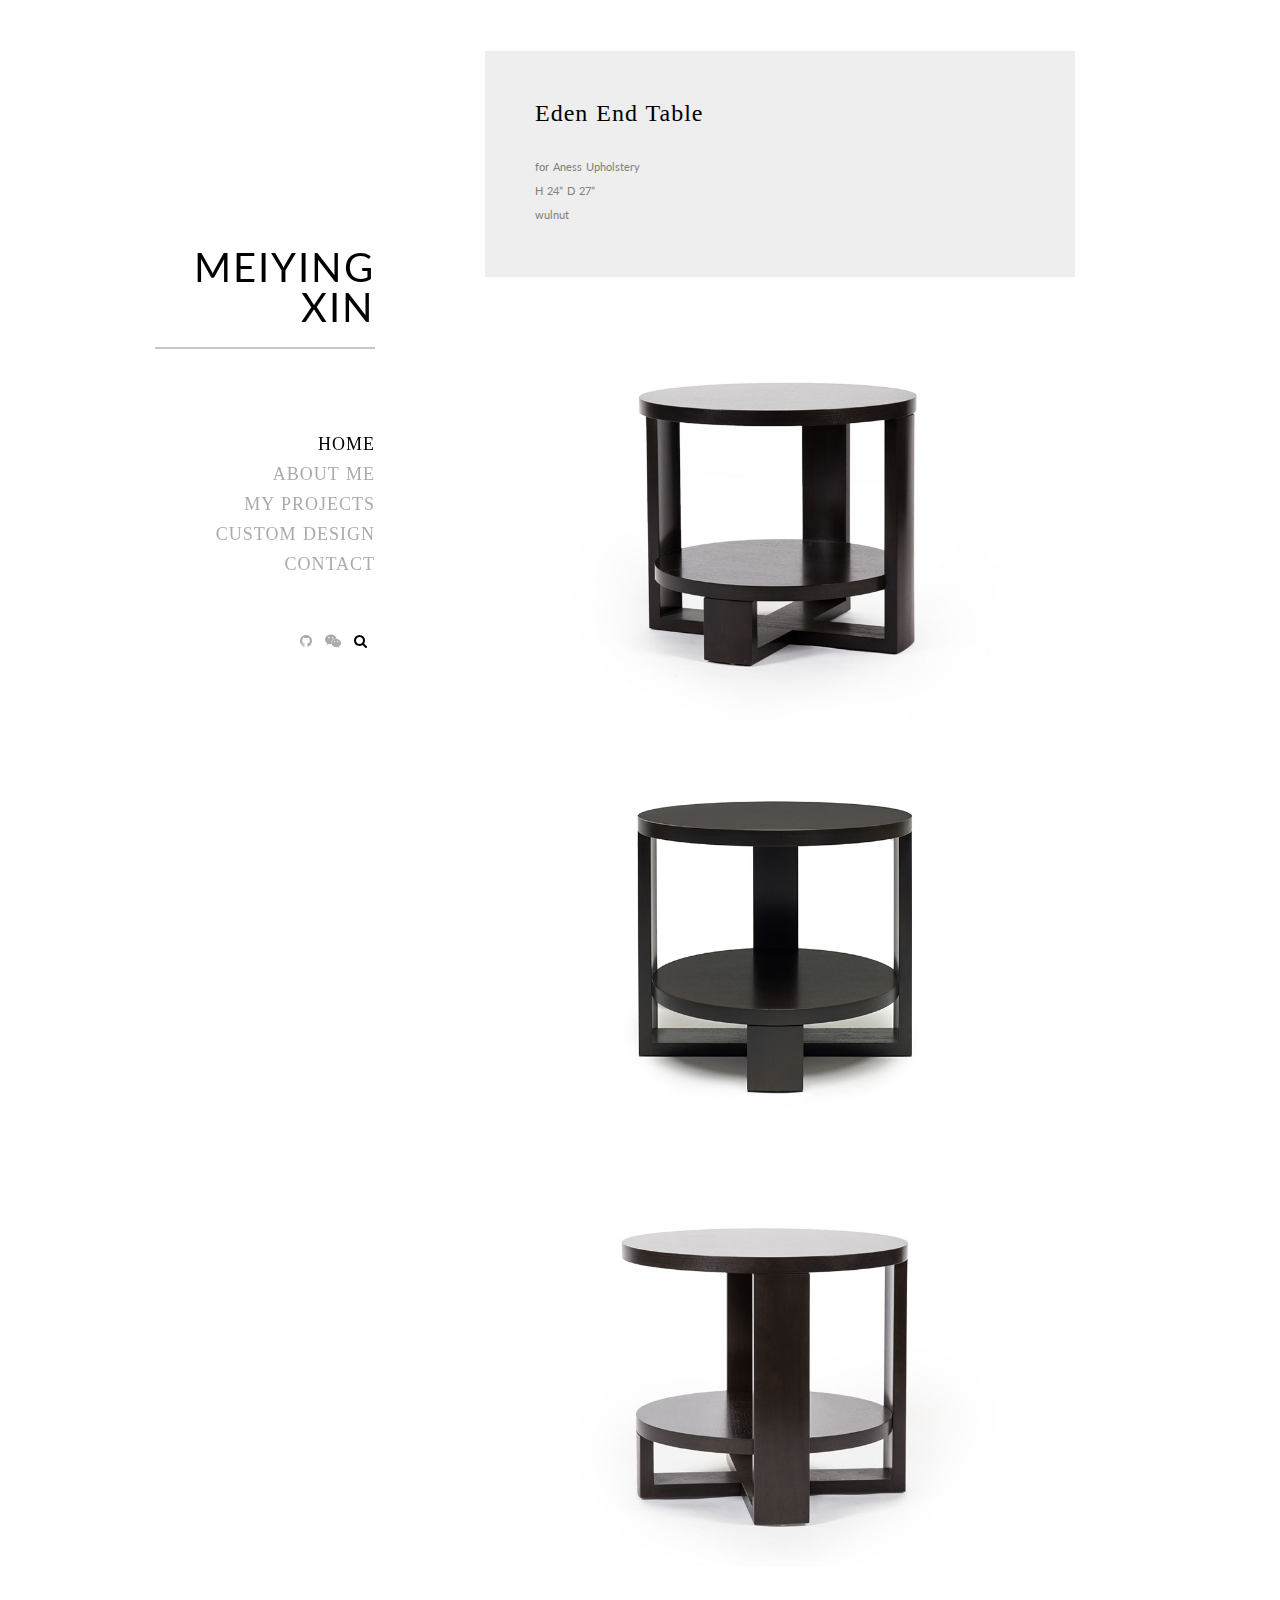
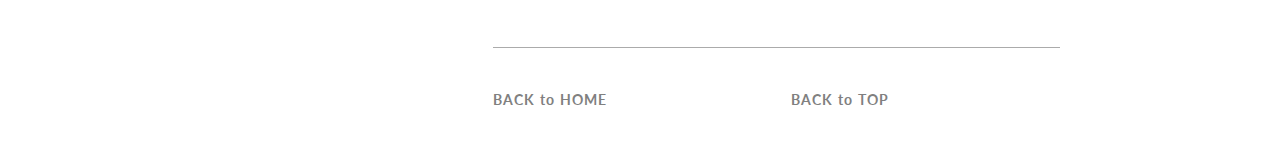
<file: single-project copy7.html>
<!DOCTYPE html>
<html lang="en">

<head>
	<meta charset="UTF-8">
	<title>Meiying and her works</title>
	<meta name="viewport" content="width=device-width, initial-scale=1">
	<meta name="format-detection" content="telephone=no">
	<meta name="apple-mobile-web-app-capable" content="yes">

	<link rel='stylesheet' href='//fonts.googleapis.com/css?family=Montserrat:400,600,700%7CLato:400,700' type='text/css' media='all' />

	<link rel="stylesheet" type="text/css" href="css/libs/font-awesome.min.css">
	<link rel="stylesheet" type="text/css" href="css/libs/bootstrap.min.css">
	<link rel="stylesheet" type="text/css" href="css/libs/justifiedGallery.min.css">
	<link rel="stylesheet" type="text/css" href="css/libs/magnific-popup.css">
	<link rel="stylesheet" type="text/css" href="css/styles.css">
</head>

<body class="home">

	<!-- Wrapper Site -->
	<div id="main-content">

		<!-- Preload -->
		<div id="preload">
			<div class="kd-bounce">
				<div></div>
				<div></div>
			</div>
		</div>
		<!-- Preload -->

		<!-- Mobile Menu -->
		<div class="mobile">
			<div class="container">
				<!-- Mobile -->
				<div class="menu-mobile">
					<span class="item item-1"></span>
					<span class="item item-2"></span>
					<span class="item item-3"></span>
				</div>
				<!-- End Mobile -->

				<!-- Logo -->
				<div class="logo">
					<a href="index.html">MEIYING XIN</a>
				</div>
				<!-- End Logo -->
			</div>
		</div>
		<div class="hide-menu"></div>
		<!-- End Mobile Menu -->

		<div class="container">
			<div class="row">

				<div class="col-md-3">
					<div class="header affix">
						<div class="table">
							<div class="table-cell">
								<!-- Logo -->
								<div class="logo">
									<a href="index.html">MEIYING XIN</a>
									<hr style="border: 1px solid rgb(201, 198, 198)" />
								</div>
								<!-- End Logo -->

								<!-- Navigation -->
								<div class="main-menu">
									<nav>
										<ul class="menu-list">
											<li class="active menu-item-has-children">
												<a href="index.html">HOME</a>
												
											</li>
											<li>
												<a href="about.html">ABOUT ME</a>
											</li>
											<li>
												<a href="index.html">MY PROJECTS</a>
											</li>
											<li>
												<a href="index 2.html">CUSTOM DESIGN</a>
											</li>
											<li>
												<a href="contact.html">CONTACT</a>
											
											</li>
										</ul>
									</nav>
								</div>
								<!-- End Navigation -->

								<!-- Socials -->
								<div class="socials">
									<a href="contact.html" title="Github">
										<i class="fa fa-github"></i>
									</a>
									<a href="contact.html" title="Wechat">
										<i class="fa fa-wechat"></i>
									</a>
									
									<a href="#" title="Search this site">
										<i class="fa fa-search"></i>
									</a>
								</div>
								<div class="box-search">
									<div class="table">
										<div class="table-cell">
											<div class="container">
												<form class="search-form" action="#" method="get">
													<input type="search" name="s" class="search-field" placeholder="Type &amp; hit enter" value="" title="Search">
													<div class="kd-close">
													</div>
												</form>
											</div>
										</div>
									</div>
								</div>
								<!-- End Socials -->

								

							</div>
						</div>
					</div>
				</div>

				<div class="col-md-9 col-md-offset-3">
					<div class="projects">
						<div class="project">
							<div class="detail-content">
								<h2 class="title">
									Eden End Table
								</h2>
								<div class="the-content">
									<p style="color:grey; margin: 0mm; padding: 0mm; font-size:80%;">for Aness Upholstery

									</p>
									<p style="color:grey; margin: 0mm; padding: 0mm; font-size:80%;">H 24” D 27”

									</p>
									<p style="color:grey; margin: 0mm; padding: 0mm; font-size:80%;">wulnut

									</p>
									
									
									
								</div>
							</div>

							<div class="images-project">
								<a href="images/eden end table/2.jpg" class="popup">
									<img src="images/eden end table/2.jpg" alt="">
								</a>
								<a href="images/eden end table/1.jpg" class="popup">
									<img src="images/eden end table/1.jpg" alt="">
								</a>
								<a href="images/eden end table/3.jpg" class="popup">
									<img src="images/eden end table/3.jpg" alt="">
								</a>
								
								
							</div>

							
						</div>
					</div>
				</div>
			</div>
		</div>
	</div>
	<!-- End Wrapper Site -->

	<!-- Footer -->
	<footer id="footer" class="footer"></footer>
		<div class="container">
			<div class="row"></div>
				<div class="col-md-9 col-md-offset-3">
					<div class="footer-inner">
						<div class="row">
							<div class="col-sm-6">
								<a href="index.html" h2 class="title" style="color:grey;">BACK to HOME</h2>
							</div>
							<div class="col-sm-6">
								<a href="single-project copy7.html" h2 class="title" style="color:grey;">BACK to TOP</h2>
							</div>
						</div>
					</div>
				</div>
			</div>
		</div>
	</footer>
	<!-- End Footer -->

	<!-- Scripts -->
	<script src="js/libs/jquery-1.12.4.min.js"></script>
	<script src="js/libs/jquery.justifiedGallery.min.js"></script>
	<script src="js/libs/jquery.magnific-popup.js"></script>
	<script src="js/scripts.js"></script>
	<!-- End Scripts -->

</body>
</html>
</file>
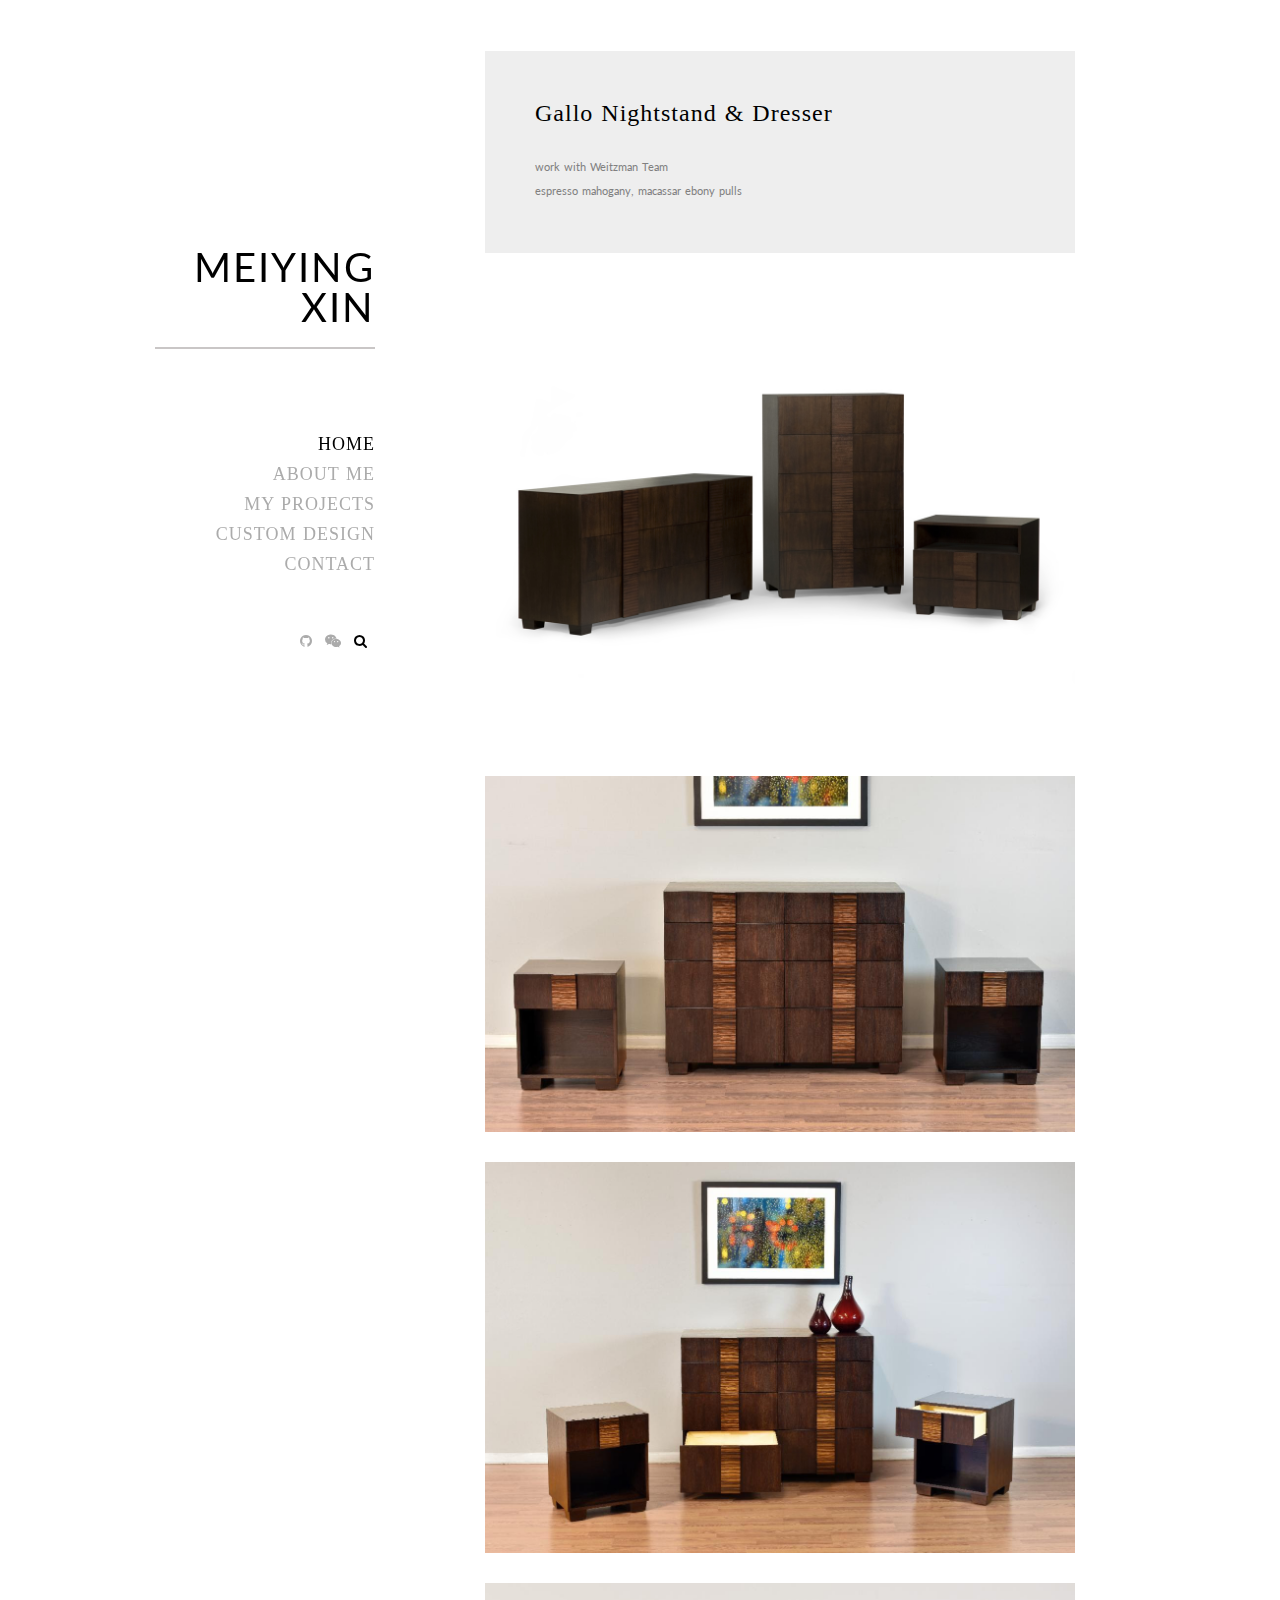
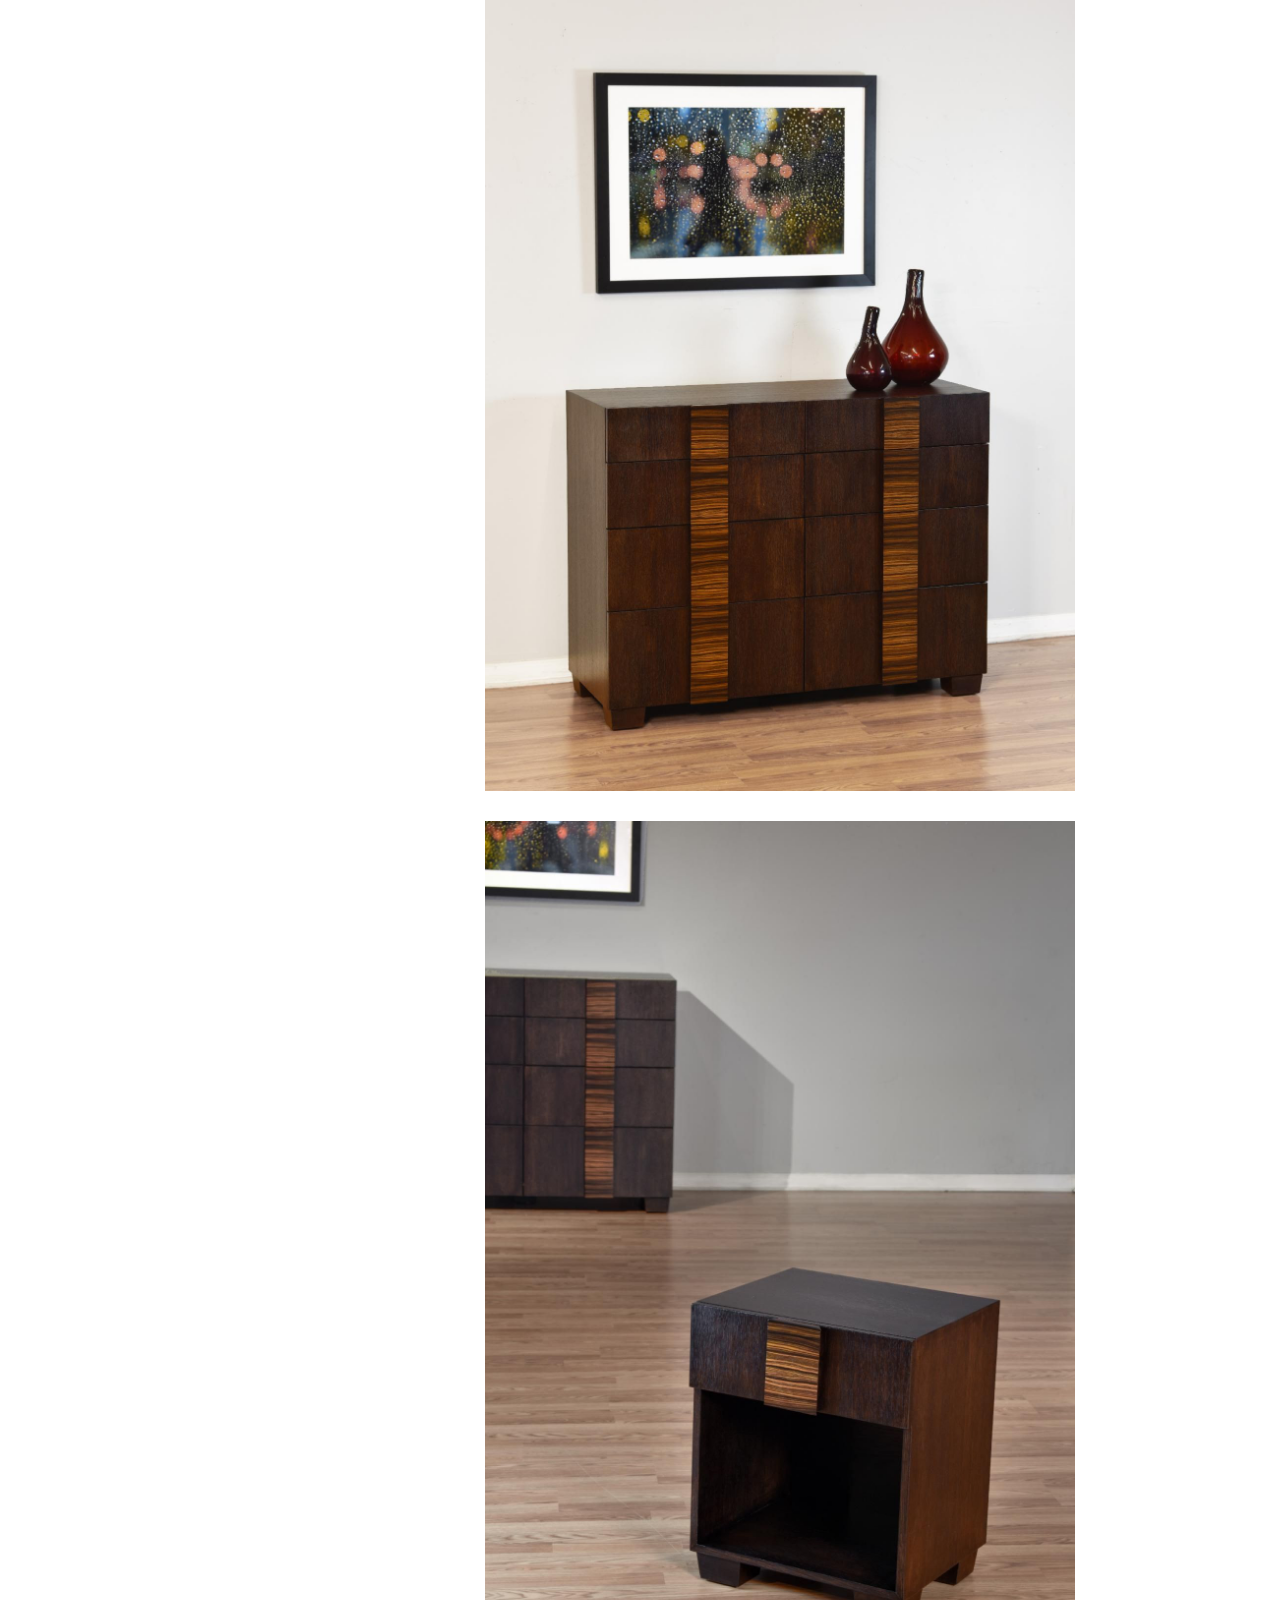
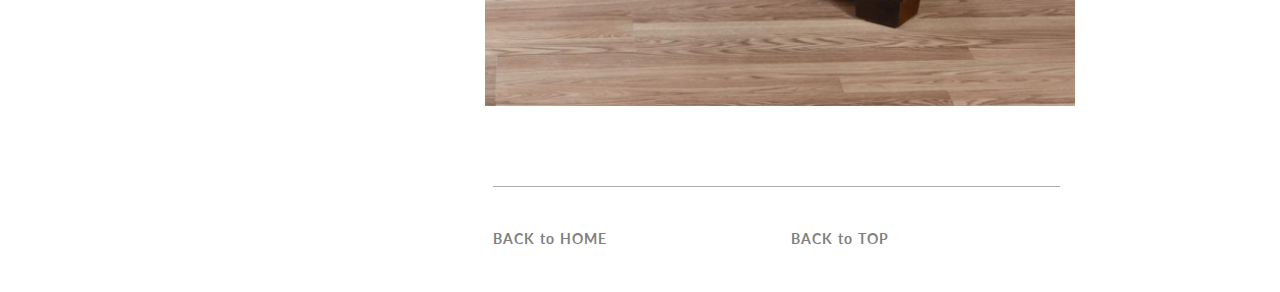
<file: single-project copy8.html>
<!DOCTYPE html>
<html lang="en">

<head>
	<meta charset="UTF-8">
	<title>Meiying and her works</title>
	<meta name="viewport" content="width=device-width, initial-scale=1">
	<meta name="format-detection" content="telephone=no">
	<meta name="apple-mobile-web-app-capable" content="yes">

	<link rel='stylesheet' href='//fonts.googleapis.com/css?family=Montserrat:400,600,700%7CLato:400,700' type='text/css' media='all' />

	<link rel="stylesheet" type="text/css" href="css/libs/font-awesome.min.css">
	<link rel="stylesheet" type="text/css" href="css/libs/bootstrap.min.css">
	<link rel="stylesheet" type="text/css" href="css/libs/justifiedGallery.min.css">
	<link rel="stylesheet" type="text/css" href="css/libs/magnific-popup.css">
	<link rel="stylesheet" type="text/css" href="css/styles.css">
</head>

<body class="home">

	<!-- Wrapper Site -->
	<div id="main-content">

		<!-- Preload -->
		<div id="preload">
			<div class="kd-bounce">
				<div></div>
				<div></div>
			</div>
		</div>
		<!-- Preload -->

		<!-- Mobile Menu -->
		<div class="mobile">
			<div class="container">
				<!-- Mobile -->
				<div class="menu-mobile">
					<span class="item item-1"></span>
					<span class="item item-2"></span>
					<span class="item item-3"></span>
				</div>
				<!-- End Mobile -->

				<!-- Logo -->
				<div class="logo">
					<a href="index.html">MEIYING XIN</a>
				</div>
				<!-- End Logo -->
			</div>
		</div>
		<div class="hide-menu"></div>
		<!-- End Mobile Menu -->

		<div class="container">
			<div class="row">

				<div class="col-md-3">
					<div class="header affix">
						<div class="table">
							<div class="table-cell">
								<!-- Logo -->
								<div class="logo">
									<a href="index.html">MEIYING XIN</a>
									<hr style="border: 1px solid rgb(201, 198, 198)" />
								</div>
								<!-- End Logo -->

								<!-- Navigation -->
								<div class="main-menu">
									<nav>
										<ul class="menu-list">
											<li class="active menu-item-has-children">
												<a href="index.html">HOME</a>
												
											</li>
											<li>
												<a href="about.html">ABOUT ME</a>
											</li>
											<li>
												<a href="index.html">MY PROJECTS</a>
											</li>
											<li>
												<a href="index 2.html">CUSTOM DESIGN</a>
											</li>
											<li>
												<a href="contact.html">CONTACT</a>
											
											</li>
										</ul>
									</nav>
								</div>
								<!-- End Navigation -->

								<!-- Socials -->
								<div class="socials">
									<a href="contact.html" title="Github">
										<i class="fa fa-github"></i>
									</a>
									<a href="contact.html" title="Wechat">
										<i class="fa fa-wechat"></i>
									</a>
									
									<a href="#" title="Search this site">
										<i class="fa fa-search"></i>
									</a>
								</div>
								<div class="box-search">
									<div class="table">
										<div class="table-cell">
											<div class="container">
												<form class="search-form" action="#" method="get">
													<input type="search" name="s" class="search-field" placeholder="Type &amp; hit enter" value="" title="Search">
													<div class="kd-close">
													</div>
												</form>
											</div>
										</div>
									</div>
								</div>
								<!-- End Socials -->

								

							</div>
						</div>
					</div>
				</div>

				<div class="col-md-9 col-md-offset-3">
					<div class="projects">
						<div class="project">
							<div class="detail-content">
								<h2 class="title">
									Gallo Nightstand & Dresser 
								</h2>
								<div class="the-content">
									<p style="color:grey; margin: 0mm; padding: 0mm; font-size:80%;">work with Weitzman Team
									</p>

									<p style="color:grey; margin: 0mm; padding: 0mm; font-size:80%;">espresso mahogany, macassar ebony pulls

									</p>
									
									
									
								</div>
							</div>

							<div class="images-project">
								<a href="images/gallo night stand&dresser/5.jpg" class="popup">
									<img src="images/gallo night stand&dresser/5.jpg" alt="">
								</a>
								<a href="images/gallo night stand&dresser/1.jpg" class="popup">
									<img src="images/gallo night stand&dresser/1.jpg" alt="">
								</a>
								<a href="images/gallo night stand&dresser/4.jpg" class="popup">
									<img src="images/gallo night stand&dresser/4.jpg" alt="">
								</a>
								<a href="images/gallo night stand&dresser/2.jpg" class="popup">
									<img src="images/gallo night stand&dresser/2.jpg" alt="">
								</a>
								<a href="images/gallo night stand&dresser/3.jpg" class="popup">
									<img src="images/gallo night stand&dresser/3.jpg" alt="">
								</a>
								
								
							</div>

							
						</div>
					</div>
				</div>
			</div>
		</div>
	</div>
	<!-- End Wrapper Site -->

	<!-- Footer -->
	<footer id="footer" class="footer"></footer>
		<div class="container">
			<div class="row"></div>
				<div class="col-md-9 col-md-offset-3">
					<div class="footer-inner">
						<div class="row">
							<div class="col-sm-6">
								<a href="index.html" h2 class="title" style="color:grey;">BACK to HOME</h2>
							</div>
							<div class="col-sm-6">
								<a href="single-project copy7.html" h2 class="title" style="color:grey;">BACK to TOP</h2>
							</div>
						</div>
					</div>
				</div>
			</div>
		</div>
	</footer>
	<!-- End Footer -->

	<!-- Scripts -->
	<script src="js/libs/jquery-1.12.4.min.js"></script>
	<script src="js/libs/jquery.justifiedGallery.min.js"></script>
	<script src="js/libs/jquery.magnific-popup.js"></script>
	<script src="js/scripts.js"></script>
	<!-- End Scripts -->

</body>
</html>
</file>
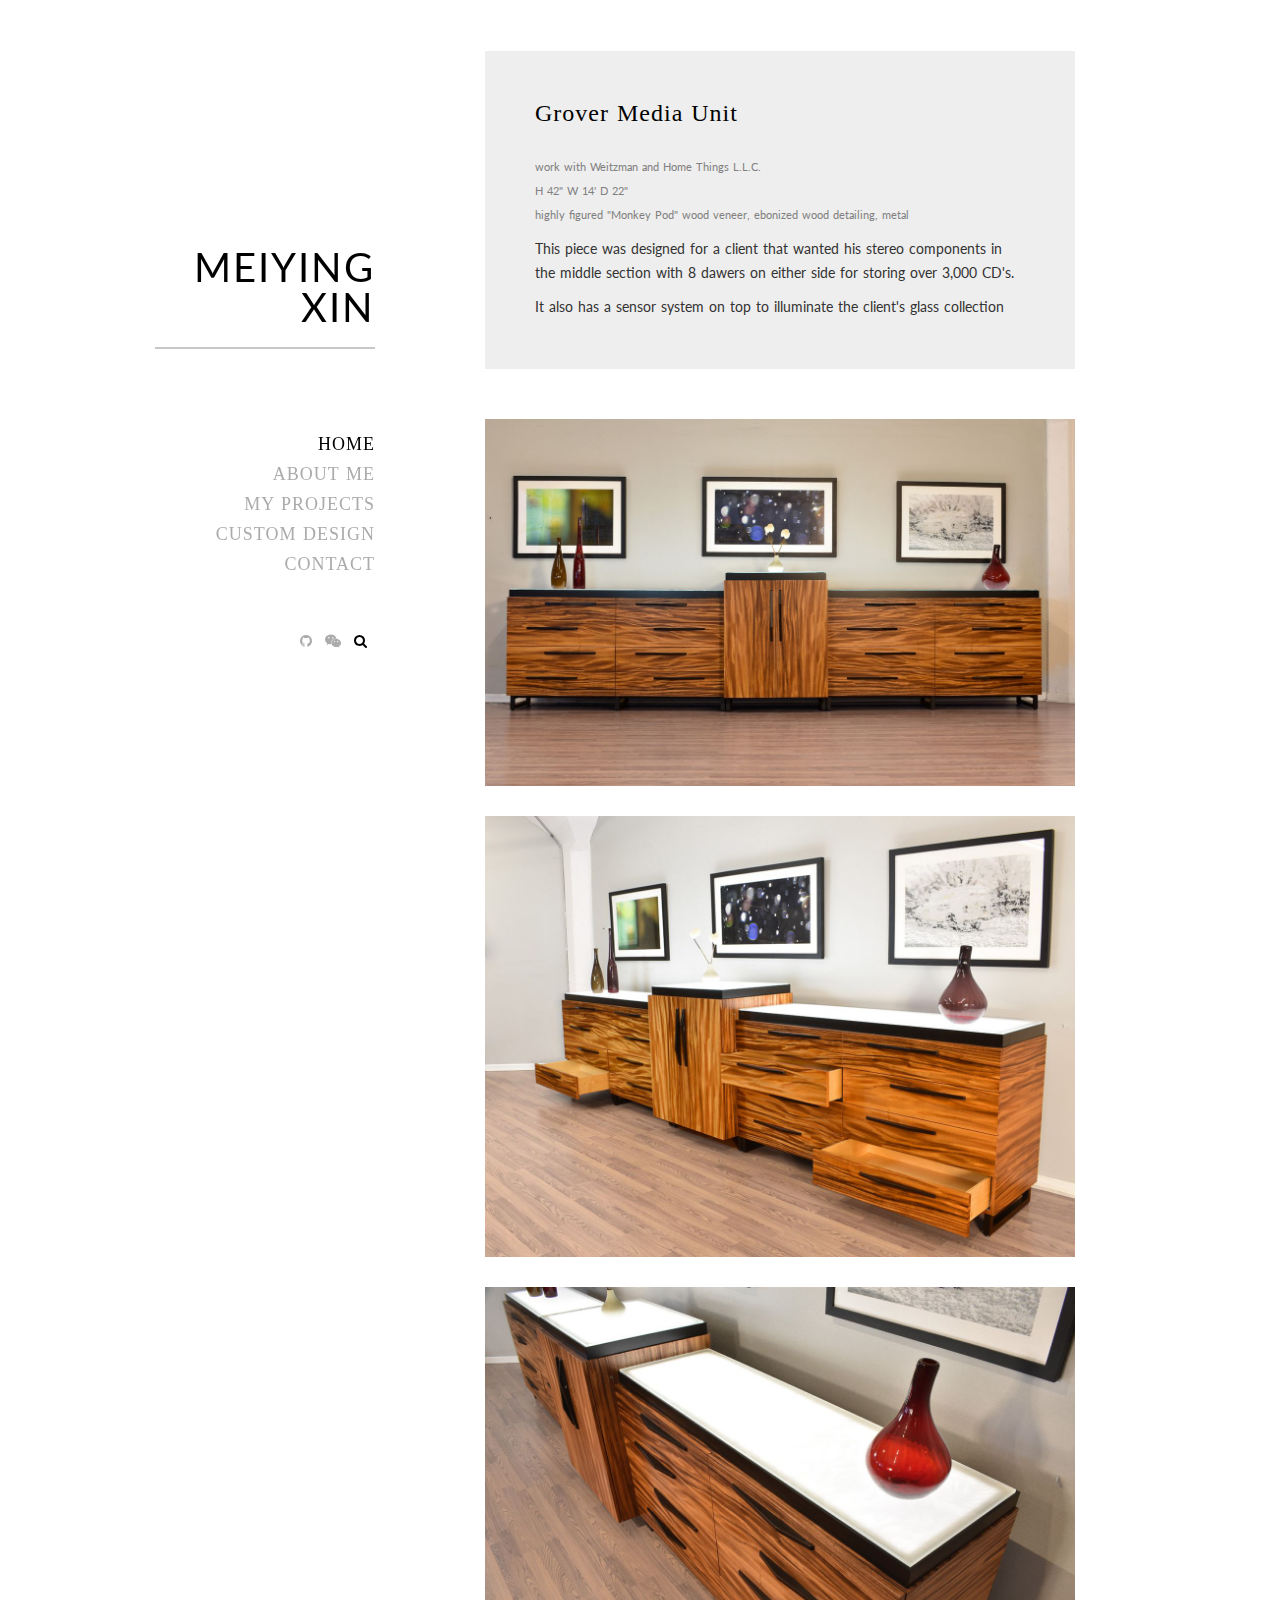
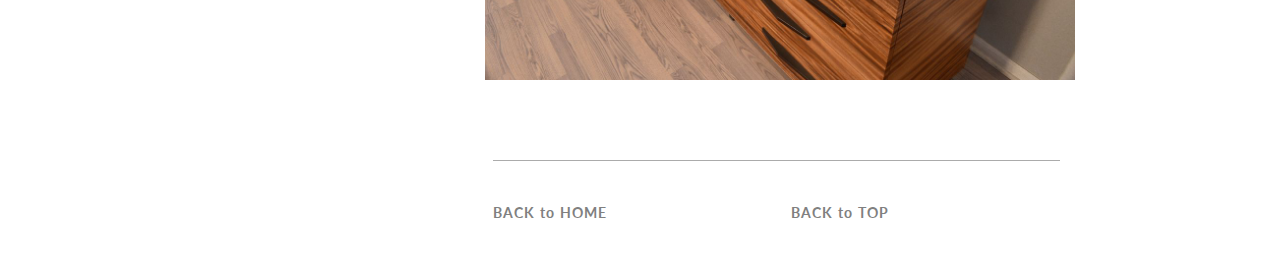
<file: single-project copy9.html>
<!DOCTYPE html>
<html lang="en">

<head>
	<meta charset="UTF-8">
	<title>Meiying and her works</title>
	<meta name="viewport" content="width=device-width, initial-scale=1">
	<meta name="format-detection" content="telephone=no">
	<meta name="apple-mobile-web-app-capable" content="yes">

	<link rel='stylesheet' href='//fonts.googleapis.com/css?family=Montserrat:400,600,700%7CLato:400,700' type='text/css' media='all' />

	<link rel="stylesheet" type="text/css" href="css/libs/font-awesome.min.css">
	<link rel="stylesheet" type="text/css" href="css/libs/bootstrap.min.css">
	<link rel="stylesheet" type="text/css" href="css/libs/justifiedGallery.min.css">
	<link rel="stylesheet" type="text/css" href="css/libs/magnific-popup.css">
	<link rel="stylesheet" type="text/css" href="css/styles.css">
</head>

<body class="home">

	<!-- Wrapper Site -->
	<div id="main-content">

		<!-- Preload -->
		<div id="preload">
			<div class="kd-bounce">
				<div></div>
				<div></div>
			</div>
		</div>
		<!-- Preload -->

		<!-- Mobile Menu -->
		<div class="mobile">
			<div class="container">
				<!-- Mobile -->
				<div class="menu-mobile">
					<span class="item item-1"></span>
					<span class="item item-2"></span>
					<span class="item item-3"></span>
				</div>
				<!-- End Mobile -->

				<!-- Logo -->
				<div class="logo">
					<a href="index.html">MEIYING XIN</a>
				</div>
				<!-- End Logo -->
			</div>
		</div>
		<div class="hide-menu"></div>
		<!-- End Mobile Menu -->

		<div class="container">
			<div class="row">

				<div class="col-md-3">
					<div class="header affix">
						<div class="table">
							<div class="table-cell">
								<!-- Logo -->
								<div class="logo">
									<a href="index.html">MEIYING XIN</a>
									<hr style="border: 1px solid rgb(201, 198, 198)" />
								</div>
								<!-- End Logo -->

								<!-- Navigation -->
								<div class="main-menu">
									<nav>
										<ul class="menu-list">
											<li class="active menu-item-has-children">
												<a href="index.html">HOME</a>
												
											</li>
											<li>
												<a href="about.html">ABOUT ME</a>
											</li>
											<li>
												<a href="index.html">MY PROJECTS</a>
											</li>
											<li>
												<a href="index 2.html">CUSTOM DESIGN</a>
											</li>
											<li>
												<a href="contact.html">CONTACT</a>
											
											</li>
										</ul>
									</nav>
								</div>
								<!-- End Navigation -->

								<!-- Socials -->
								<div class="socials">
									<a href="contact.html" title="Github">
										<i class="fa fa-github"></i>
									</a>
									<a href="contact.html" title="Wechat">
										<i class="fa fa-wechat"></i>
									</a>
									
									<a href="#" title="Search this site">
										<i class="fa fa-search"></i>
									</a>
								</div>
								<div class="box-search">
									<div class="table">
										<div class="table-cell">
											<div class="container">
												<form class="search-form" action="#" method="get">
													<input type="search" name="s" class="search-field" placeholder="Type &amp; hit enter" value="" title="Search">
													<div class="kd-close">
													</div>
												</form>
											</div>
										</div>
									</div>
								</div>
								<!-- End Socials -->

								

							</div>
						</div>
					</div>
				</div>

				<div class="col-md-9 col-md-offset-3">
					<div class="projects">
						<div class="project">
							<div class="detail-content">
								<h2 class="title">
									Grover Media Unit
								</h2>
								<div class="the-content">
									<p style="color:grey; margin: 0mm; padding: 0mm; font-size:80%;">work with Weitzman and Home Things L.L.C.
									</p>
									<p style="color:grey; margin: 0mm; padding: 0mm; font-size:80%;">H 42" W 14' D 22"

									</p>
									<p style="color:grey; font-size:80%;"> highly figured "Monkey Pod" wood veneer, ebonized wood detailing, metal 

									</p>
									<p>This piece was designed for a client that wanted his stereo components in the middle section with 8 dawers on either side for storing over 3,000 CD's.
									</p>
									<p>It also has a sensor system on top to illuminate the client's glass collection</p>
									
								</div>
							</div>

							<div class="images-project">
								<a href="images/grover media unit/DSC_0697_copy_900_x_900.jpg" class="popup">
									<img src="images/grover media unit/DSC_0697_copy_900_x_900.jpg" alt="">
								</a>
								<a href="images/grover media unit/2.jpg" class="popup">
									<img src="images/grover media unit/2.jpg" alt="">
								</a>
								<a href="images/grover media unit/3.jpg" class="popup">
									<img src="images/grover media unit/3.jpg" alt="">
								</a>
								
								
								
							</div>

							
						</div>
					</div>
				</div>
			</div>
		</div>
	</div>
	<!-- End Wrapper Site -->

	<!-- Footer -->
	<footer id="footer" class="footer"></footer>
		<div class="container">
			<div class="row"></div>
				<div class="col-md-9 col-md-offset-3">
					<div class="footer-inner">
						<div class="row">
							<div class="col-sm-6">
								<a href="index.html" h2 class="title" style="color:grey;">BACK to HOME</h2>
							</div>
							<div class="col-sm-6">
								<a href="single-project copy7.html" h2 class="title" style="color:grey;">BACK to TOP</h2>
							</div>
						</div>
					</div>
				</div>
			</div>
		</div>
	</footer>
	<!-- End Footer -->

	<!-- Scripts -->
	<script src="js/libs/jquery-1.12.4.min.js"></script>
	<script src="js/libs/jquery.justifiedGallery.min.js"></script>
	<script src="js/libs/jquery.magnific-popup.js"></script>
	<script src="js/scripts.js"></script>
	<!-- End Scripts -->

</body>
</html>
</file>
<file: css/libs/justifiedGallery.min.css>
/*!
 * Justified Gallery - v3.6.3
 * http://miromannino.github.io/Justified-Gallery/
 * Copyright (c) 2016 Miro Mannino
 * Licensed under the MIT license.
 */
.justified-gallery{width:100%;position:relative;overflow:hidden}.justified-gallery>a,.justified-gallery>div{position:absolute;display:inline-block;overflow:hidden;filter:"alpha(opacity=10)";opacity:.1}.justified-gallery>a>img,.justified-gallery>div>img,.justified-gallery>a>a>img,.justified-gallery>div>a>img{position:absolute;top:50%;left:50%;margin:0;padding:0;border:0;filter:"alpha(opacity=0)";opacity:0}.justified-gallery>a>.caption,.justified-gallery>div>.caption{display:none;position:absolute;bottom:0;padding:5px;background-color:#000;left:0;right:0;margin:0;color:#fff;font-size:12px;font-weight:300;font-family:sans-serif}.justified-gallery>a>.caption.caption-visible,.justified-gallery>div>.caption.caption-visible{display:initial;filter:"alpha(opacity=70)";opacity:.7;-webkit-transition:opacity 500ms ease-in;-moz-transition:opacity 500ms ease-in;-o-transition:opacity 500ms ease-in;transition:opacity 500ms ease-in}.justified-gallery>.entry-visible{filter:"alpha(opacity=100)";opacity:1;background:0 0}.justified-gallery>.entry-visible>img,.justified-gallery>.entry-visible>a>img{filter:"alpha(opacity=100)";opacity:1;-webkit-transition:opacity 500ms ease-in;-moz-transition:opacity 500ms ease-in;-o-transition:opacity 500ms ease-in;transition:opacity 500ms ease-in}.justified-gallery>.jg-filtered{display:none}.justified-gallery>.spinner{position:absolute;bottom:0;margin-left:-24px;padding:10px 0;left:50%;filter:"alpha(opacity=100)";opacity:1;overflow:initial}.justified-gallery>.spinner>span{display:inline-block;filter:"alpha(opacity=0)";opacity:0;width:8px;height:8px;margin:0 4px;background-color:#000;border-radius:6px}
</file>
<file: css/styles.css>
/*=========================================================================

1. Reset CSS
2. Typography
3. General
4. Header
5. Projects
6. Posts
7. Footer
8. Preload
9. Responsive

=========================================================================*/
/* =========== 1. Reset CSS  =========== */
img,
legend {
  border: 0;
}
legend,
td,
th {
  padding: 0;
}
html {
  font-family: sans-serif;
  -ms-text-size-adjust: 100%;
  -webkit-text-size-adjust: 100%;
}
article,
aside,
details,
figcaption,
figure,
footer,
header,
hgroup,
main,
menu,
nav,
section,
summary {
  display: block;
}
audio,
canvas,
progress,
video {
  display: inline-block;
  vertical-align: baseline;
}
audio:not([controls]) {
  display: none;
  height: 0;
}
[hidden],
template {
  display: none;
}
a {
  color: #ababab;
  background-color: transparent;
}
a:hover,
a:active {
  outline: 0;
}
abbr[title] {
  border-bottom: 1px dotted;
}
b,
optgroup,
strong {
  font-weight: 700;
}
dfn {
  font-style: italic;
}
h1 {
  font-size: 2em;
  margin: .67em 0;
}
mark {
  background: #ffffff;
  color: #333333;
}
small {
  font-size: 80%;
}
sub,
sup {
  font-size: 75%;
  line-height: 0;
  position: relative;
  vertical-align: baseline;
}
sup {
  top: -0.5em;
}
sub {
  bottom: -0.25em;
}
svg:not(:root) {
  overflow: hidden;
}
figure {
  margin: 1em 40px;
}
hr {
  -moz-box-sizing: content-box;
  box-sizing: content-box;
  height: 0;
}
pre,
textarea {
  overflow: auto;
}
code,
kbd,
pre,
samp {
  font-family: monospace, monospace;
  font-size: 1em;
}
button,
input,
optgroup,
select,
textarea {
  color: inherit;
  font: inherit;
  margin: 0;
}
button {
  overflow: visible;
}
button,
select {
  text-transform: none;
}
button,
html input[type=button],
input[type=reset],
input[type=submit] {
  -webkit-appearance: button;
  cursor: pointer;
}
button[disabled],
html input[disabled] {
  cursor: default;
}
button::-moz-focus-inner,
input::-moz-focus-inner {
  border: 0;
  padding: 0;
}
input {
  border-radius: 0;
  line-height: normal;
}
input[type=checkbox],
input[type=radio] {
  box-sizing: border-box;
  padding: 0;
}
input[type=number]::-webkit-inner-spin-button,
input[type=number]::-webkit-outer-spin-button {
  height: auto;
}
input[type=search] {
  -webkit-appearance: textfield;
  -moz-box-sizing: content-box;
  -webkit-box-sizing: content-box;
  box-sizing: content-box;
}
input[type=search]::-webkit-search-cancel-button,
input[type=search]::-webkit-search-decoration {
  -webkit-appearance: none;
}
fieldset {
  border: 1px solid #333333;
  margin: 0 2px;
  padding: .35em .625em .75em;
}
table {
  border-collapse: collapse;
  border-spacing: 0;
}
a,
input,
textarea,
button,
select {
  outline: none;
}
a:hover,
a:focus,
input:focus,
textarea:focus,
button:focus,
select:focus {
  outline: none !important;
  text-decoration: none;
}
* {
  -webkit-box-sizing: border-box;
  -moz-box-sizing: border-box;
  box-sizing: border-box;
}
:after,
:before {
  -webkit-box-sizing: border-box;
  -moz-box-sizing: border-box;
  box-sizing: border-box;
}
input::-webkit-input-placeholder,
textarea::-webkit-input-placeholder {
  color: #ababab;
}
input:-moz-placeholder,
textarea:-moz-placeholder {
  color: #ababab;
}
/* =========== 2. Typography  =========== */
h1,
.h1,
h2,
.h2,
h3,
.h3,
h4,
.h4,
h5,
.h5,
h6,
.h6 {
  font-family: 'Roboto', serif;
  color: #ababab;
  font-weight: 400;
  line-height: 1.2em;
  margin-bottom: 20px;
  margin-top: 0;
}
h1 > a,
.h1 > a,
h2 > a,
.h2 > a,
h3 > a,
.h3 > a,
h4 > a,
.h4 > a,
h5 > a,
.h5 > a,
h6 > a,
.h6 > a {
  color: inherit;
}
h1,
.h1 {
  font-size: 36px;
}
h2,
.h2 {
  font-size: 30px;
}
h3,
.h3 {
  font-size: 26px;
}
h4,
.h4 {
  font-size: 22px;
}
h5,
.h5 {
  font-size: 18px;
}
h6,
.h6 {
  font-size: 14px;
}
a {
  color: #ababab;
  text-decoration: none;
  -webkit-transition: all 0.3s ease;
  -moz-transition: all 0.3s ease;
  -ms-transition: all 0.3s ease;
  -o-transition: all 0.3s ease;
  transition: all 0.3s ease;
}
a:hover {
  color: #000000 !important;
}
.quicklinks a:hover,
.quicklinks a:active,
.quicklinks a:focus {
  color: #00b9eb !important;
}
p {
  margin-top: 0;
  margin-bottom: 10px;
}
code,
kbd,
pre,
samp {
  font-family: 'Lato', serif;
  -webkit-border-radius: 0;
  -moz-border-radius: 0;
  -ms-border-radius: 0;
  -o-border-radius: 0;
  border-radius: 0;
}
code {
  background-color: #eee;
  letter-spacing: 0.015em;
}
abbr {
  background-color: #A1D71A;
  color: #111;
  border-width: 2px;
}
mark,
.mark {
  color: #ffffff;
  background-color: #a4b4c4;
}
dfn {
  border-bottom: 1px dashed;
}
cite {
  font-style: normal;
}
blockquote {
  position: relative;
  border: 0;
  padding: 0 0 0 40px;
  margin: 20px 0;
  font-style: italic;
  overflow: hidden;
  font-size: 13px;
}
blockquote p:last-child {
  margin-bottom: 0;
}
blockquote:before {
  position: absolute;
  left: 0;
  top: 0;
  content: '\f10d';
  font-family: 'FontAwesome';
  display: inline-block;
  color: #ababab;
  font-size: 24px;
}
blockquote footer,
blockquote cite {
  font-size: 12px;
  color: #333333;
  font-weight: 700;
}
blockquote footer:before,
blockquote cite:before {
  content: '- ';
  color: #333333;
}
blockquote footer:after,
blockquote cite:after {
  content: ' ';
  color: #333333;
}
pre {
  line-height: 1.8em;
  padding: 15px;
  border: 1px solid #E4E4E4;
  font-style: italic;
  overflow: auto;
  white-space: pre-wrap;
  background-color: #f7f7f7;
  word-wrap: break-word;
  max-width: 100%;
}
img {
  max-width: 100%;
  height: auto;
  vertical-align: middle;
  border: 0;
}
input[type="search"],
input[type="text"],
input[type="url"],
input[type="number"],
input[type="password"],
input[type="email"],
input[type="file"],
select,
textarea {
  height: 36px;
  width: 100%;
  border: 1px solid #ababab;
  padding: 0 10px;
  -webkit-transition: all 0.3s ease;
  -moz-transition: all 0.3s ease;
  -ms-transition: all 0.3s ease;
  -o-transition: all 0.3s ease;
  transition: all 0.3s ease;
  -webkit-box-sizing: border-box;
  -moz-box-sizing: border-box;
  box-sizing: border-box;
  -webkit-appearance: none;
}
::-moz-selection {
  color: #f7f7f7;
  background-color: #222222;
}
::selection {
  color: #f7f7f7;
  background-color: #222222;
}
iframe {
  border: 0;
  max-width: 100%;
}
/* ===========  3. General  =========== */
body {
  margin: 0;
  padding: 50px 0 0;
  font-family: 'Lato', serif;
  font-size: 14px;
  background: #ffffff;
  color: #333333;
  overflow-x: hidden;
  line-height: 24px;
  word-spacing: 1px;
}
.container {
  max-width: 1000px;
}
.mobile {
  display: none;
  margin-bottom: 60px;
}
.mobile .menu-mobile {
  width: 60px;
  height: 60px;
  display: inline-block;
  position: fixed;
  z-index: 999;
}
.mobile .menu-mobile .item {
  display: block;
  width: 22px;
  height: 2px;
  background-color: #000000;
  position: relative;
}
.mobile .menu-mobile .item-1 {
  top: 23px;
}
.mobile .menu-mobile .item-2 {
  top: 29px;
}
.mobile .menu-mobile .item-3 {
  top: 35px;
}
.mobile .logo {
  padding-bottom: 0;
  padding-top: 10px;
  text-align: center;
}
.hide-menu {
  position: fixed;
  top: 0;
  left: 0;
  right: 0;
  bottom: 0;
  z-index: 998;
  background-color: rgba(0, 0, 0, 0.7);
  visibility: hidden;
  opacity: 0;
  -webkit-transition: visibility 0.3s ease, opacity 0.3s ease;
  -moz-transition: visibility 0.3s ease, opacity 0.3s ease;
  -ms-transition: visibility 0.3s ease, opacity 0.3s ease;
  -o-transition: visibility 0.3s ease, opacity 0.3s ease;
  transition: visibility 0.3s ease, opacity 0.3s ease;
}
/* ===========  4. Header  =========== */
.header {
  width: 220px;
  bottom: 0;
  top: 0;
  text-align: right;
  z-index: 9;
}
.header-text {
  margin-bottom: 50px;
}
.header-text blockquote {
  font-size: 16px;
  padding-left: 50px;
}
.header-text blockquote:before {
  font-size: 30px;
}
.menu-left .header {
  text-align: left;
}
.menu-left .main-menu .sub-menu {
  padding-left: 0;
  padding-right: 20px;
  right: 100%;
  left: auto;
  text-align: right;
}
.table {
  display: table;
  width: 100%;
  height: 100%;
}
.table-cell {
  display: table-cell;
  vertical-align: middle;
}
.main-menu {
  font-family: 'Roboto', serif;
  letter-spacing: 1px;
  font-size: 18px;
  line-height: 24px;
}
.main-menu ul,
.main-menu li {
  list-style: none;
  padding: 0;
  margin: 0;
}
.main-menu .menu-list > li > a {
  padding-top: 3px;
  padding-bottom: 3px;
  display: block;
}
.main-menu .active a {
  color: #000000;
}
.main-menu li {
  position: relative;
}
.main-menu li:hover > .sub-menu {
  opacity: 1;
  visibility: visible;
}
.main-menu .sub-menu {
  position: absolute;
  width: 200px;
  top: 0;
  left: 100%;
  font-size: 14px;
  text-align: left;
  visibility: hidden;
  padding-left: 20px;
  opacity: 0;
}
.main-menu .sub-menu li {
  padding-left: 20px;
  padding-right: 20px;
  background-color: #ababab;
}
.main-menu .sub-menu li:first-child {
  padding-top: 10px;
}
.main-menu .sub-menu li:last-child {
  padding-bottom: 10px;
}
.main-menu .sub-menu a {
  color: #000000 !important;
}
.logo {
  font-size: 40px;
  color: #000000;
  text-transform: uppercase;
  padding-bottom: 60px;
  letter-spacing: 2px;
  line-height: 40px;
}
.logo a {
  color: inherit;
}
.socials {
  padding-top: 50px;
}
.socials a {
  margin-right: 8px;
  font-size: 14px;
}
.socials .fa-search {
  color: #000000;
}
.box-search {
  position: fixed;
  top: 0;
  left: 0;
  width: 100%;
  height: 100%;
  z-index: 999;
  background-color: #ffffff;
  opacity: 0;
  visibility: hidden;
  -webkit-transition: opacity 0.3s ease, visibility 0.3s ease;
  -moz-transition: opacity 0.3s ease, visibility 0.3s ease;
  -ms-transition: opacity 0.3s ease, visibility 0.3s ease;
  -o-transition: opacity 0.3s ease, visibility 0.3s ease;
  transition: opacity 0.3s ease, visibility 0.3s ease;
}
.box-search input[type="search"] {
  height: 50px;
  font-size: 24px;
  padding-top: 0;
  border: none;
  border-bottom: 1px solid #000000;
}
.box-search.active {
  opacity: 1;
  visibility: visible;
}
.search-form {
  margin-left: auto;
  margin-right: auto;
  max-width: 600px;
  position: relative;
  padding-bottom: 200px;
  padding-top: 100px;
}
.kd-close {
  position: absolute;
  width: 50px;
  height: 50px;
  display: inline-block;
  top: 0;
  right: 0;
  cursor: pointer;
  font-size: 24px;
  color: #000000;
  background-color: #ffffff;
  line-height: 48px;
  text-align: center;
  -webkit-border-radius: 50%;
  -moz-border-radius: 50%;
  border-radius: 50%;
}
.kd-close:before {
  content: '';
  width: 30px;
  height: 2px;
  background-color: #000000;
  display: block;
  -webkit-transform: rotate(44deg) translate(26px, 10px);
  -moz-transform: rotate(44deg) translate(26px, 10px);
  transform: rotate(44deg) translate(26px, 10px);
}
.kd-close:after {
  content: '';
  width: 30px;
  height: 2px;
  background-color: #000000;
  display: block;
  -webkit-transform: rotate(-46deg) translate(-10px, 24px);
  -moz-transform: rotate(-46deg) translate(-10px, 24px);
  transform: rotate(-46deg) translate(-10px, 24px);
}
.copyright {
  font-size: 12px;
  color: #ababab;
}
/* ===========  5. Projects  =========== */
.projects {
  padding-left: 80px;
  padding-right: 50px;
}
.project-item {
  position: relative;
  margin-bottom: 40px;
}
.project-item:last-child {
  margin-bottom: 0;
}
.project-item .title {
  position: absolute;
  top: 20px;
  left: 20px;
  opacity: 0;
  visibility: hidden;
}
.project-item .title a {
  background-color: #000000;
  color: #ffffff;
  font-size: 14px;
  display: inline-block;
  line-height: 24px;
  padding-left: 10px;
  padding-right: 10px;
  opacity: 1;
  letter-spacing: 1px;
}
.project-item .title a:hover {
  color: #ffffff !important;
  opacity: 0.7;
}
.project-item:hover .title {
  opacity: 1;
  visibility: visible;
  -webkit-transition: opacity 0.3s ease-in-out, visibility 0.3s ease-in-out;
  -moz-transition: opacity 0.3s ease-in-out, visibility 0.3s ease-in-out;
  -ms-transition: opacity 0.3s ease-in-out, visibility 0.3s ease-in-out;
  -o-transition: opacity 0.3s ease-in-out, visibility 0.3s ease-in-out;
  transition: opacity 0.3s ease-in-out, visibility 0.3s ease-in-out;
}
.pagination-wrap {
  margin-top: 60px;
  font-family: 'Roboto', serif;
}
.pagination-wrap ul {
  list-style: none;
  margin: 0;
  padding: 0;
  text-align: center;
}
.pagination-wrap ul:after {
  content: '';
  display: block;
  clear: both;
}
.pagination-wrap ul span {
  display: block;
}
.pagination-wrap ul li {
  display: inline-block;
  overflow: hidden;
  font-size: 18px;
  padding-left: 5px;
  padding-right: 5px;
}
.pagination-wrap ul li .current {
  color: #000000;
}
.navigation-wrap {
  margin-top: 50px;
  text-align: center;
}
.navigation-wrap:after {
  content: '';
  clear: both;
  display: block;
}
.navigation-wrap a {
  display: inline-block;
  width: 50px;
  height: 40px;
  line-height: 40px;
  margin-right: 10px;
  background-color: #cccccc;
  opacity: 1;
  -webkit-transition: opacity 0.3s ease;
  -moz-transition: opacity 0.3s ease;
  -ms-transition: opacity 0.3s ease;
  -o-transition: opacity 0.3s ease;
  transition: opacity 0.3s ease;
}
.navigation-wrap a:last-child {
  margin-right: 0;
}
.navigation-wrap a:hover {
  opacity: 0.8;
}
.project .detail-content {
  padding: 50px;
  background-color: #eeeeee;
}
.project .title {
  color: #000000;
  margin-bottom: 30px;
}
.project a {
  color: #000000 !important;
  font-weight: 700;
}
.project .project-attributes {
  margin-top: 20px;
  font-size: 12px;
}
.project .project-attributes .socials {
  padding-top: 0;
}
.project table {
  width: 100%;
}
.project .name {
  font-weight: 700;
  width: 30%;
  text-align: left;
  padding-bottom: 10px;
}
.project .value {
  font-style: italic;
  width: 70%;
  padding-bottom: 10px;
}
.project .images-project {
  margin-top: 50px;
}
.project .popup img {
  margin-bottom: 30px;
}
.project .popup:last-child img {
  margin-bottom: 0;
}
/* ===========  6. Posts  =========== */
.post {
  margin-bottom: 40px;
}
.post:last-child {
  margin-bottom: 0;
}
.post .post-content {
  background-color: #eeeeee;
  padding: 50px 50px 40px;
}
.title {
  margin-top: 0;
  margin-bottom: 5px;
  line-height: 24px;
  color: #000000;
  font-size: 24px;
  letter-spacing: 1px;
}
.post-details {
  font-style: italic;
  font-size: 12px;
}
.post-details a {
  display: inline-block;
}
.post-details a:after {
  content: '//';
  margin-left: 5px;
  margin-right: 5px;
}
.post-details a:last-child:after {
  content: normal;
}
.the-content {
  margin-top: 20px;
}
.the-content p:last-child {
  margin-bottom: 0;
}
.the-content ul,
.the-content ol {
  font-size: 13px;
  font-style: italic;
  padding-left: 20px;
}
.the-content ul li,
.the-content ol li {
  margin-bottom: 5px;
}
.the-content ul > li:last-child,
.the-content ol > li:last-child {
  margin-bottom: 0;
}
.post-footer {
  margin-top: 30px;
}
.cat strong {
  margin-right: 5px;
}
.cat a {
  color: #000000;
}
.cat a:after {
  content: ',';
  margin-right: 5px;
}
.cat a:last-child:after {
  content: normal;
}
.post-tags a {
  opacity: 1;
  display: inline-block;
  color: #000000;
}
.post-tags a:before {
  margin-left: 5px;
  content: '#';
}
.post-tags a:first-child:before {
  margin-left: 0;
}
.post-tags a:hover {
  opacity: 0.8;
}
.post-share {
  text-align: center;
  padding-top: 10px;
  margin-bottom: 30px;
}
.post-share a {
  color: #000000;
  margin-left: 5px;
  margin-right: 5px;
}
.the-excerpt {
  margin-top: 20px;
}
#comments {
  margin-top: 40px;
  padding-top: 30px;
  border-top: 1px solid #ababab;
}
#comments .comment-list,
#comments .children {
  list-style: none;
}
#comments .comments-inner {
  margin-top: 30px;
}
#comments .comments-inner + #respond {
  margin-top: 50px;
}
#comments .comment-list {
  padding-left: 0;
}
#comments .children {
  padding-left: 30px;
}
#comments .comment-avatar {
  width: 60px;
  height: 60px;
  -webkit-border-radius: 50%;
  -moz-border-radius: 50%;
  border-radius: 50%;
  overflow: hidden;
  float: left;
}
#comments .comment-context {
  margin-left: 60px;
  padding-left: 20px;
}
#comments .comment-context .title {
  font-size: 16px;
  display: inline-block;
}
#comments .comment-content p:last-child {
  margin-bottom: 0;
}
#comments .comment-date {
  color: #ababab;
  font-size: 14px;
  font-style: italic;
}
#comments .comment-date:before {
  content: '-';
  margin-left: 5px;
  margin-right: 5px;
}
#comments .comment-body {
  margin-top: 30px;
}
#comments .reply {
  font-style: italic;
}
.comment-form {
  margin-top: 20px;
}
.contact-item {
  margin-bottom: 20px;
}
.contact-item:last-child {
  margin-bottom: 0;
}
.contact-item textarea {
  padding-top: 5px;
  height: 100px;
  resize: vertical;
}
.contact-item .submit {
  display: inline-block;
  min-width: 100px;
  padding-left: 20px;
  padding-right: 20px;
  background-color: #000000;
  color: #ffffff;
  border: none;
  height: 36px;
  text-transform: uppercase;
  font-size: 12px;
  letter-spacing: 1px;
}
.post_404_not_found {
  margin-top: 20px;
}
.go-to-home {
  min-width: 100px;
  padding: 5px 15px;
  display: inline-block;
  background-color: #000000;
  color: #ffffff;
  margin-top: 10px;
}
.go-to-home a {
  color: inherit;
  opacity: 1;
}
.go-to-home a:hover {
  color: inherit !important;
  opacity: 0.8;
}
/* ===========  7. Footer  =========== */
.footer-inner {
  margin-top: 80px;
  border-top: 1px solid #ababab;
  padding-top: 40px;
  padding-bottom: 40px;
  margin-left: 80px;
  margin-right: 50px;
  font-size: 12px;
}
.footer-inner .title {
  font-size: 14px;
  font-weight: 700;
}
.footer-inner ul {
  list-style: none;
  font-size: 12px;
  margin: 0;
  padding: 0;
}
/* ===========  8. Preload  =========== */
#preload {
  top: 0;
  left: 0;
  bottom: 0;
  right: 0;
  margin: auto;
  position: fixed;
  width: 100%;
  height: 100%;
  background-color: #fff;
  z-index: 9999999;
  display: flex;
  align-items: center;
  justify-content: center;
  overflow: hidden;
}
#preload .kd-bounce {
  width: 40px;
  height: 40px;
  position: relative;
  margin: 40px auto;
}
#preload .kd-bounce:before,
#preload .kd-bounce:after {
  content: '';
  display: block;
  width: 100%;
  height: 100%;
  border-radius: 50%;
  background-color: #242424;
  opacity: 0.4;
  position: absolute;
  top: 0;
  left: 0;
  animation: kd-bounce 2.4s infinite ease-in-out;
}
#preload .kd-bounce:after {
  animation-delay: -1.2s;
}
@keyframes kd-bounce {
  0%,
  100% {
    transform: scale(0);
  }
  50% {
    transform: scale(1);
  }
}
/* ===========  9. Responsive  =========== */
@media screen and (max-width: 991px) {
  .preload {
    display: none;
  }
  .mobile {
    display: block;
  }
  .header,
  .menu-left .header {
    left: 0;
    width: 250px;
    z-index: 9999;
    background-color: #000000;
    text-align: center;
    -webkit-transform: translateX(-101%);
    -moz-transform: translateX(-101%);
    transform: translateX(-101%);
    -webkit-transition: transform 0.3s ease;
    -moz-transition: transform 0.3s ease;
    -ms-transition: transform 0.3s ease;
    -o-transition: transform 0.3s ease;
    transition: transform 0.3s ease;
  }
  .header .logo,
  .menu-left .header .logo {
    color: #ffffff;
  }
  .header.active,
  .menu-left .header.active {
    -webkit-transform: translateX(0);
    -moz-transform: translateX(0);
    transform: translateX(0);
  }
  .main-menu,
  .menu-left .main-menu {
    max-height: 45%;
    overflow-y: auto;
    overflow-x: hidden;
  }
  .main-menu a:hover,
  .menu-left .main-menu a:hover {
    color: #ffffff !important;
  }
  .main-menu .active a,
  .menu-left .main-menu .active a {
    color: #ffffff;
  }
  .main-menu .sub-menu,
  .menu-left .main-menu .sub-menu {
    display: none;
    position: relative;
    width: 100%;
    left: 0;
    visibility: visible;
    opacity: 1;
    padding-left: 0;
    text-align: center;
  }
  .main-menu .sub-menu li,
  .menu-left .main-menu .sub-menu li,
  .main-menu .sub-menu li:first-child,
  .menu-left .main-menu .sub-menu li:first-child,
  .main-menu .sub-menu li:last-child,
  .menu-left .main-menu .sub-menu li:last-child {
    padding-top: 5px;
    padding-bottom: 5px;
  }
  .projects {
    padding-left: 50px;
    padding-right: 50px;
  }
  .footer-inner {
    margin-left: 50px;
    margin-right: 50px;
  }
  .socials a {
    margin-right: 10px;
  }
  .socials .fa-search {
    color: #ffffff;
  }
  .hide-menu.active {
    visibility: visible;
    opacity: 1;
  }
}
@media screen and (max-width: 768px) {
  body {
    padding-top: 30px;
  }
  .project-item {
    margin-bottom: 30px;
  }
}
@media screen and (max-width: 600px) {
  .post .post-content {
    padding: 20px;
  }
  .project .detail-content {
    padding: 20px;
  }
  .project .images-project {
    margin-top: 30px;
  }
  #comments .children {
    padding-left: 0;
  }
}
@media screen and (max-width: 480px) {
  .projects {
    padding-left: 0;
    padding-right: 0;
  }
  .footer-inner {
    margin-left: 0;
    margin-right: 0;
  }
  .mobile {
    margin-bottom: 50px;
  }
  .mobile .logo {
    font-size: 30px;
    padding-left: 20px;
  }
  .project-item {
    margin-bottom: 20px;
  }
  #comments .comment-avatar {
    float: none;
  }
  #comments .comment-context {
    margin-top: 20px;
    margin-left: 0;
    padding-left: 0;
  }
  #comments .reply {
    text-align: right;
  }
  .navigation-wrap {
    margin-top: 30px;
  }
  .footer-inner {
    margin-top: 50px;
  }
}
</file>
